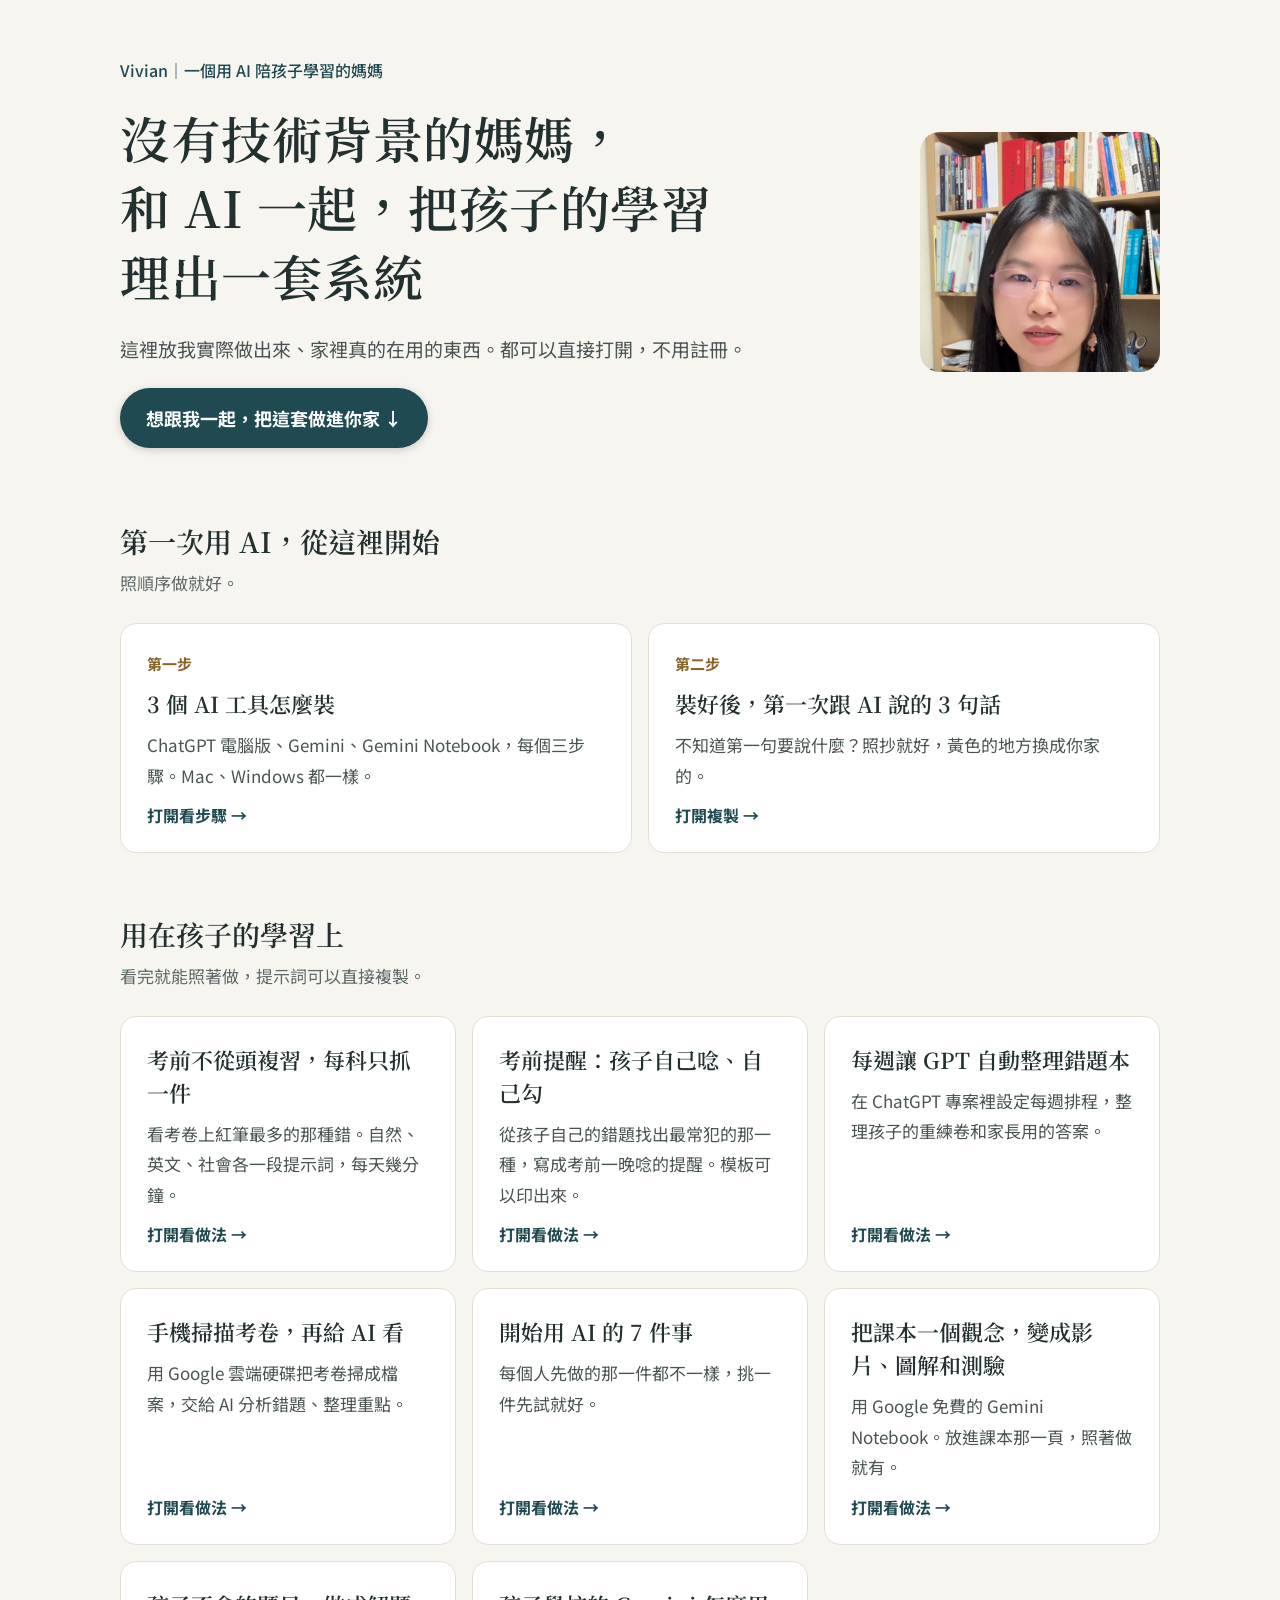
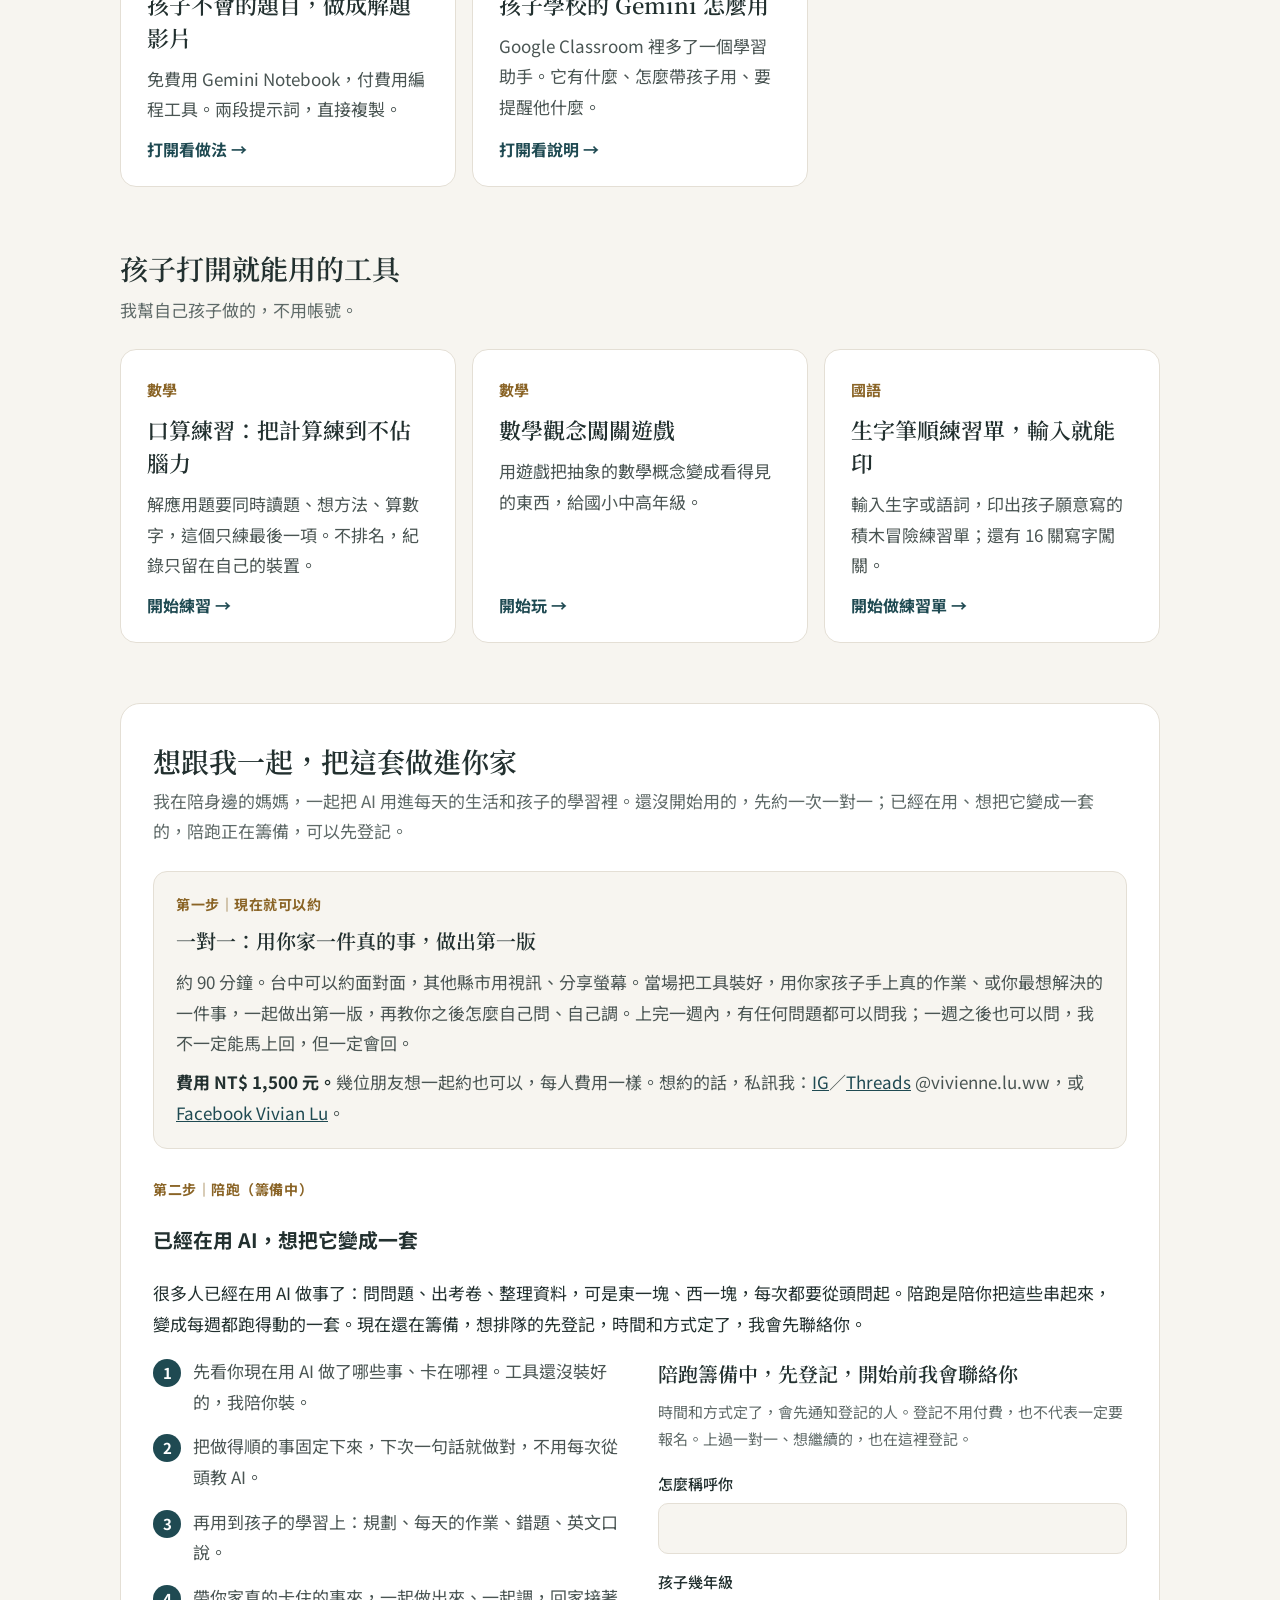
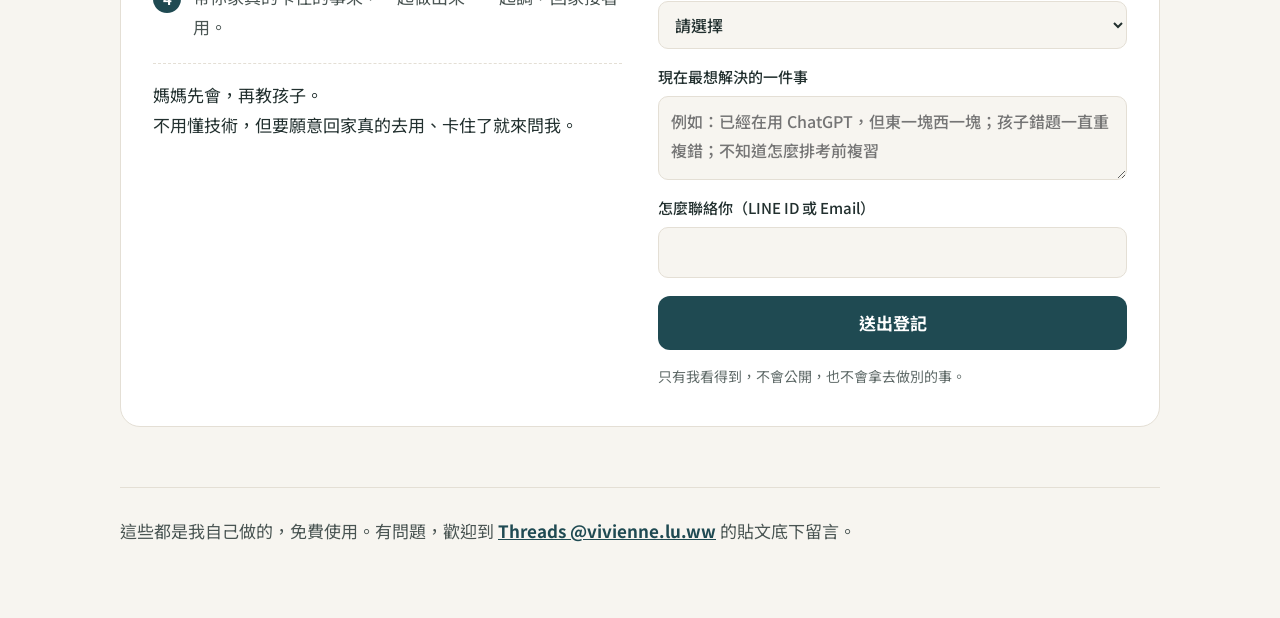
<file: index.html>
<!doctype html>
<html lang="zh-Hant">
<head>
<meta charset="utf-8">
<meta name="viewport" content="width=device-width,initial-scale=1">
<title>Vivian｜用 AI 陪孩子學習</title>
<meta name="description" content="沒有技術背景的媽媽，用 AI 陪孩子學習。家裡真的在用的方法和工具，都可以直接打開，不用註冊。">
<meta name="theme-color" content="#F7F5F0" media="(prefers-color-scheme: light)">
<meta name="theme-color" content="#171C1C" media="(prefers-color-scheme: dark)">
<link rel="icon" href="./favicon.svg" type="image/svg+xml">
<link rel="icon" href="./favicon-32.png" sizes="32x32" type="image/png">
<link rel="apple-touch-icon" href="./apple-touch-icon.png">
<link rel="manifest" href="./site.webmanifest">
<meta name="apple-mobile-web-app-title" content="Vivian">
<link rel="preconnect" href="https://fonts.googleapis.com">
<link rel="preconnect" href="https://fonts.gstatic.com" crossorigin>
<link rel="stylesheet" href="https://fonts.googleapis.com/css2?family=Noto+Sans+TC:wght@400;500;700&family=Noto+Serif+TC:wght@600&display=swap">
<style>
  :root{
    --paper:#F7F5F0; --card:#FFFFFF; --ink:#22302F; --ink-2:#4A5553; --muted:#5F6A68;
    --rule:#E4DFD5; --accent:#1F4A52; --gold:#8A6426;
    --sans:"Noto Sans TC","PingFang TC",system-ui,sans-serif;
    --serif:"Noto Serif TC","Songti TC",serif;
  }
  @media (prefers-color-scheme: dark){
    :root{ --paper:#171C1C; --card:#202626; --ink:#EEF0EC; --ink-2:#C9CFCB; --muted:#A6AFAB;
      --rule:#333B3A; --accent:#8FC3C9; --gold:#D9AE6C; }
  }
  *{box-sizing:border-box}
  html{-webkit-text-size-adjust:100%}
  body{margin:0;background:var(--paper);color:var(--ink);font-family:var(--sans);
    font-size:17px;line-height:1.8;-webkit-font-smoothing:antialiased}
  .wrap{max-width:1080px;margin:0 auto;padding:32px 20px 72px}

  /* 開頭 */
  .hero{display:flex;flex-wrap:wrap;align-items:center;gap:48px;padding:24px 0 72px}
  .hero-text{flex:999 1 420px;min-width:0}
  .nw{white-space:nowrap}
  .who{margin:0 0 18px;font-size:16px;font-weight:500;color:var(--accent)}
  h1{margin:0 0 22px;font-family:var(--serif);font-weight:600;font-size:clamp(32px,5vw,50px);
    line-height:1.38;letter-spacing:.01em;text-wrap:balance}
  .lede{margin:0;font-size:19px;color:var(--ink-2)}
  .photo{flex:1 1 240px;max-width:320px}
  .photo img{display:block;width:100%;height:auto;border-radius:20px}

  /* 區塊 */
  .section{padding-bottom:60px}
  h2{margin:0 0 6px;font-family:var(--serif);font-weight:600;font-size:28px;line-height:1.5}
  .sub{margin:0 0 24px;color:var(--muted)}
  .grid{display:grid;grid-template-columns:repeat(auto-fit,minmax(min(100%,290px),1fr));gap:16px}
  .grid.two{grid-template-columns:repeat(auto-fit,minmax(min(100%,320px),1fr))}

  /* 卡片 */
  .card{display:flex;flex-direction:column;gap:10px;padding:26px 26px 22px;background:var(--card);
    border:1px solid var(--rule);border-radius:16px;color:inherit;text-decoration:none;transition:border-color .2s}
  .card:hover{border-color:var(--accent)}
  .card:focus-visible{outline:3px solid var(--accent);outline-offset:3px}
  .label{font-size:15px;font-weight:700;color:var(--gold)}
  .t{font-family:var(--serif);font-weight:600;font-size:22px;line-height:1.5}
  .d{flex-grow:1;color:var(--ink-2)}
  .go{font-size:16px;font-weight:700;color:var(--accent)}
  .arr{display:inline-block;transition:transform .2s}
  .card:hover .arr{transform:translateX(4px)}


  /* 一起做（意向登記） */
  .jump{display:inline-block;margin-top:22px;padding:14px 26px;border-radius:999px;background:var(--accent);color:#fff;font-size:18px;font-weight:700;text-decoration:none;box-shadow:0 2px 8px rgba(0,0,0,.18)}
  .jump:hover{filter:brightness(.92)}
  @media (prefers-color-scheme:dark){.jump{color:#111}}
  .join{padding:36px 32px;background:var(--card);border:1px solid var(--rule);border-radius:20px;margin-bottom:60px}
  .join h2{margin-bottom:4px}
  .join-grid{display:grid;grid-template-columns:repeat(auto-fit,minmax(min(100%,340px),1fr));gap:36px;margin-top:8px}
  .steps{margin:0;padding:0;list-style:none;display:flex;flex-direction:column;gap:14px}
  .steps li{display:flex;gap:12px;color:var(--ink-2)}
  .steps b{flex:0 0 auto;width:28px;height:28px;border-radius:50%;background:var(--accent);color:var(--card);
    font-size:15px;line-height:28px;text-align:center;margin-top:3px}
  .note{margin:20px 0 0;padding-top:16px;border-top:1px dashed var(--rule);color:var(--ink)}
  form{display:flex;flex-direction:column;gap:14px}
  .form-title{margin:0;font-family:var(--serif);font-weight:600;font-size:20px}
  .form-sub{margin:-8px 0 4px;color:var(--muted);font-size:15px}
  label{display:flex;flex-direction:column;gap:6px;font-size:15px;font-weight:500}
  input,select,textarea{font:inherit;font-size:16px;color:var(--ink);background:var(--paper);border:1px solid var(--rule);
    border-radius:10px;padding:10px 12px;width:100%}
  textarea{min-height:84px;resize:vertical}
  input:focus,select:focus,textarea:focus{outline:2px solid var(--accent);outline-offset:1px;border-color:var(--accent)}
  .send{margin-top:4px;font:inherit;font-size:17px;font-weight:700;color:var(--card);background:var(--accent);border:0;
    border-radius:12px;padding:12px 18px;cursor:pointer}
  [hidden]{display:none !important}
  .thanks{align-self:center;color:var(--ink-2)}
  .thanks p{margin:0 0 8px}
  .privacy{margin:0;font-size:14px;color:var(--muted)}
  .tier{margin:20px 0 0;padding:20px 22px;background:var(--paper);border:1px solid var(--rule);border-radius:14px}
  .tier-label{margin:0 0 6px;font-size:14px;font-weight:700;color:var(--gold);letter-spacing:.04em}
  .tier h3{margin:0 0 8px;font-family:var(--serif);font-weight:600;font-size:20px;color:var(--ink)}
  .tier p{margin:0 0 8px;color:var(--ink-2)}
  .tier p:last-child{margin-bottom:0}
  .tier .tier-label{color:var(--gold);margin-bottom:6px}
  .tier .price{color:var(--ink);font-weight:700}
  .tier a{color:var(--accent)}
  .tier-next{margin:28px 0 0}
  @media (max-width:560px){ .join{padding:26px 20px} .tier{padding:18px 16px} }

  footer{padding-top:28px;border-top:1px solid var(--rule);color:var(--ink-2)}
  footer p{margin:0}
  footer a{color:var(--accent);font-weight:700}

  @media (max-width:560px){
    .hero{gap:32px;padding:12px 0 56px}
    .photo{order:-1;flex:0 0 112px;max-width:112px}
    .photo img{border-radius:16px}
    .section{padding-bottom:48px}
  }
  @media (prefers-reduced-motion: reduce){
    *,*::before,*::after{transition:none !important}
  }
</style>
</head>
<body>
<div class="wrap">

  <header class="hero">
    <div class="hero-text">
      <p class="who">Vivian｜一個用 AI 陪孩子學習的媽媽</p>
      <h1>沒有技術背景的媽媽，<br>和 AI 一起，<span class="nw">把孩子的學習</span><span class="nw">理出一套系統</span></h1>
      <p class="lede">這裡放我實際做出來、家裡真的在用的東西。都可以直接打開，不用註冊。</p>
      <a class="jump" href="#join">想跟我一起，把這套做進你家 ↓</a>
    </div>
    <div class="photo"><img src="./portrait.jpg" alt="Vivian 在家裡書櫃前的照片" width="640" height="640"></div>
  </header>

  <main>
  <section class="section">
    <h2>第一次用 AI，從這裡開始</h2>
    <p class="sub">照順序做就好。</p>
    <div class="grid two">
      <a class="card" href="./ai-setup/">
        <span class="label">第一步</span>
        <span class="t">3 個 AI 工具怎麼裝</span>
        <span class="d">ChatGPT 電腦版、Gemini、Gemini Notebook，每個三步驟。Mac、Windows 都一樣。</span>
        <span class="go">打開看步驟 <span class="arr">→</span></span>
      </a>
      <a class="card" href="./first-words/">
        <span class="label">第二步</span>
        <span class="t">裝好後，第一次跟 AI 說的 3 句話</span>
        <span class="d">不知道第一句要說什麼？照抄就好，黃色的地方換成你家的。</span>
        <span class="go">打開複製 <span class="arr">→</span></span>
      </a>
    </div>
  </section>

  <section class="section">
    <h2>用在孩子的學習上</h2>
    <p class="sub">看完就能照著做，提示詞可以直接複製。</p>
    <div class="grid">
      <a class="card" href="./midterm/">
        <span class="t">考前不從頭複習，每科只抓一件</span>
        <span class="d">看考卷上紅筆最多的那種錯。自然、英文、社會各一段提示詞，每天幾分鐘。</span>
        <span class="go">打開看做法 <span class="arr">→</span></span>
      </a>
      <a class="card" href="./exam-reminder/">
        <span class="t">考前提醒：孩子自己唸、自己勾</span>
        <span class="d">從孩子自己的錯題找出最常犯的那一種，寫成考前一晚唸的提醒。模板可以印出來。</span>
        <span class="go">打開看做法 <span class="arr">→</span></span>
      </a>
      <a class="card" href="./mistake-book/">
        <span class="t">每週讓 GPT 自動整理錯題本</span>
        <span class="d">在 ChatGPT 專案裡設定每週排程，整理孩子的重練卷和家長用的答案。</span>
        <span class="go">打開看做法 <span class="arr">→</span></span>
      </a>
      <a class="card" href="./scan/">
        <span class="t">手機掃描考卷，再給 AI 看</span>
        <span class="d">用 Google 雲端硬碟把考卷掃成檔案，交給 AI 分析錯題、整理重點。</span>
        <span class="go">打開看做法 <span class="arr">→</span></span>
      </a>
      <a class="card" href="./seven-things/">
        <span class="t">開始用 AI 的 7 件事</span>
        <span class="d">每個人先做的那一件都不一樣，挑一件先試就好。</span>
        <span class="go">打開看做法 <span class="arr">→</span></span>
      </a>
      <a class="card" href="./science-video/">
        <span class="t">把課本一個觀念，變成影片、圖解和測驗</span>
        <span class="d">用 Google 免費的 Gemini Notebook。放進課本那一頁，照著做就有。</span>
        <span class="go">打開看做法 <span class="arr">→</span></span>
      </a>
      <a class="card" href="./math-video/">
        <span class="t">孩子不會的題目，做成解題影片</span>
        <span class="d">免費用 Gemini Notebook，付費用編程工具。兩段提示詞，直接複製。</span>
        <span class="go">打開看做法 <span class="arr">→</span></span>
      </a>
      <a class="card" href="./classroom/">
        <span class="t">孩子學校的 Gemini 怎麼用</span>
        <span class="d">Google Classroom 裡多了一個學習助手。它有什麼、怎麼帶孩子用、要提醒他什麼。</span>
        <span class="go">打開看說明 <span class="arr">→</span></span>
      </a>
    </div>
  </section>

  <section class="section">
    <h2>孩子打開就能用的工具</h2>
    <p class="sub">我幫自己孩子做的，不用帳號。</p>
    <div class="grid">
      <a class="card" href="https://viviennelu712.github.io/math-power-timer/">
        <span class="label">數學</span>
        <span class="t">口算練習：把計算練到不佔腦力</span>
        <span class="d">解應用題要同時讀題、想方法、算數字，這個只練最後一項。不排名，紀錄只留在自己的裝置。</span>
        <span class="go">開始練習 <span class="arr">→</span></span>
      </a>
      <a class="card" href="https://viviennelu712.github.io/math-concept-game/">
        <span class="label">數學</span>
        <span class="t">數學觀念闖關遊戲</span>
        <span class="d">用遊戲把抽象的數學概念變成看得見的東西，給國小中高年級。</span>
        <span class="go">開始玩 <span class="arr">→</span></span>
      </a>
      <a class="card" href="./hanzi/">
        <span class="label">國語</span>
        <span class="t">生字筆順練習單，輸入就能印</span>
        <span class="d">輸入生字或語詞，印出孩子願意寫的積木冒險練習單；還有 16 關寫字闖關。</span>
        <span class="go">開始做練習單 <span class="arr">→</span></span>
      </a>
    </div>
  </section>

  <section class="join" id="join">
    <h2>想跟我一起，把這套做進你家</h2>
    <p class="sub">我在陪身邊的媽媽，一起把 AI 用進每天的生活和孩子的學習裡。還沒開始用的，先約一次一對一；已經在用、想把它變成一套的，陪跑正在籌備，可以先登記。</p>

    <div class="tier">
      <p class="tier-label">第一步｜現在就可以約</p>
      <h3>一對一：用你家一件真的事，做出第一版</h3>
      <p>約 90 分鐘。台中可以約面對面，其他縣市用視訊、分享螢幕。當場把工具裝好，用你家孩子手上真的作業、或你最想解決的一件事，一起做出第一版，再教你之後怎麼自己問、自己調。上完一週內，有任何問題都可以問我；一週之後也可以問，我不一定能馬上回，但一定會回。</p>
      <p><span class="price">費用 NT$ 1,500 元。</span>幾位朋友想一起約也可以，每人費用一樣。想約的話，私訊我：<a href="https://www.instagram.com/vivienne.lu.ww/">IG</a>／<a href="https://www.threads.com/@vivienne.lu.ww">Threads</a> @vivienne.lu.ww，或 <a href="https://www.facebook.com/vivian.lu.712161/">Facebook Vivian Lu</a>。</p>
    </div>

    <p class="tier-label tier-next">第二步｜陪跑（籌備中）</p>
    <h3>已經在用 AI，想把它變成一套</h3>
    <p>很多人已經在用 AI 做事了：問問題、出考卷、整理資料，可是東一塊、西一塊，每次都要從頭問起。陪跑是陪你把這些串起來，變成每週都跑得動的一套。現在還在籌備，想排隊的先登記，時間和方式定了，我會先聯絡你。</p>
    <div class="join-grid">
      <div>
        <ul class="steps">
          <li><b>1</b><span>先看你現在用 AI 做了哪些事、卡在哪裡。工具還沒裝好的，我陪你裝。</span></li>
          <li><b>2</b><span>把做得順的事固定下來，下次一句話就做對，不用每次從頭教 AI。</span></li>
          <li><b>3</b><span>再用到孩子的學習上：規劃、每天的作業、錯題、英文口說。</span></li>
          <li><b>4</b><span>帶你家真的卡住的事來，一起做出來、一起調，回家接著用。</span></li>
        </ul>
        <p class="note">媽媽先會，再教孩子。<br>不用懂技術，但要願意回家真的去用、卡住了就來問我。</p>
      </div>
      <form id="join-form" action="https://docs.google.com/forms/d/e/1FAIpQLSfdzFmlDDN9oFYdYyEQEvwoWeKDcseDEnGnZbMCOn2z1PBENw/formResponse" method="POST" target="join-sink">
        <p class="form-title">陪跑籌備中，先登記，開始前我會聯絡你</p>
        <p class="form-sub">時間和方式定了，會先通知登記的人。登記不用付費，也不代表一定要報名。上過一對一、想繼續的，也在這裡登記。</p>
        <label>怎麼稱呼你<input name="entry.593853041" autocomplete="name" required></label>
        <label>孩子幾年級
          <select name="entry.1335480114" required>
            <option value="">請選擇</option>
            <option>幼兒園</option><option>國小低年級</option><option>國小中年級</option><option>國小高年級</option><option>國中</option><option>高中</option><option>還沒有孩子／其他</option>
          </select>
        </label>
        <label>現在最想解決的一件事<textarea name="entry.1072527500" placeholder="例如：已經在用 ChatGPT，但東一塊西一塊；孩子錯題一直重複錯；不知道怎麼排考前複習" required></textarea></label>
        <label>怎麼聯絡你（LINE ID 或 Email）<input name="entry.175894662" required></label>
        <button class="send" type="submit">送出登記</button>
        <p class="privacy">只有我看得到，不會公開，也不會拿去做別的事。</p>
      </form>
      <div class="thanks" id="join-thanks" hidden>
        <p class="form-title">收到了，謝謝你。</p>
        <p>下一期的時間和方式定了，我會先聯絡你。這段時間，上面的做法和工具都可以先拿去用。</p>
      </div>
      <iframe name="join-sink" title="登記送出" hidden></iframe>
    </div>
  </section>
  </main>

  <footer>
    <p>這些都是我自己做的，免費使用。有問題，歡迎到 <a href="https://www.threads.com/@vivienne.lu.ww">Threads @vivienne.lu.ww</a> 的貼文底下留言。</p>
  </footer>

</div>
<script>
  // 登記表單：送到 Google 表單（資料只進 Vivian 的帳號），送出後換成感謝訊息
  document.getElementById("join-form").addEventListener("submit", function () {
    var form = this;
    setTimeout(function () { form.hidden = true; document.getElementById("join-thanks").hidden = false; }, 600);
  });
</script>
</body>
</html>
</file>
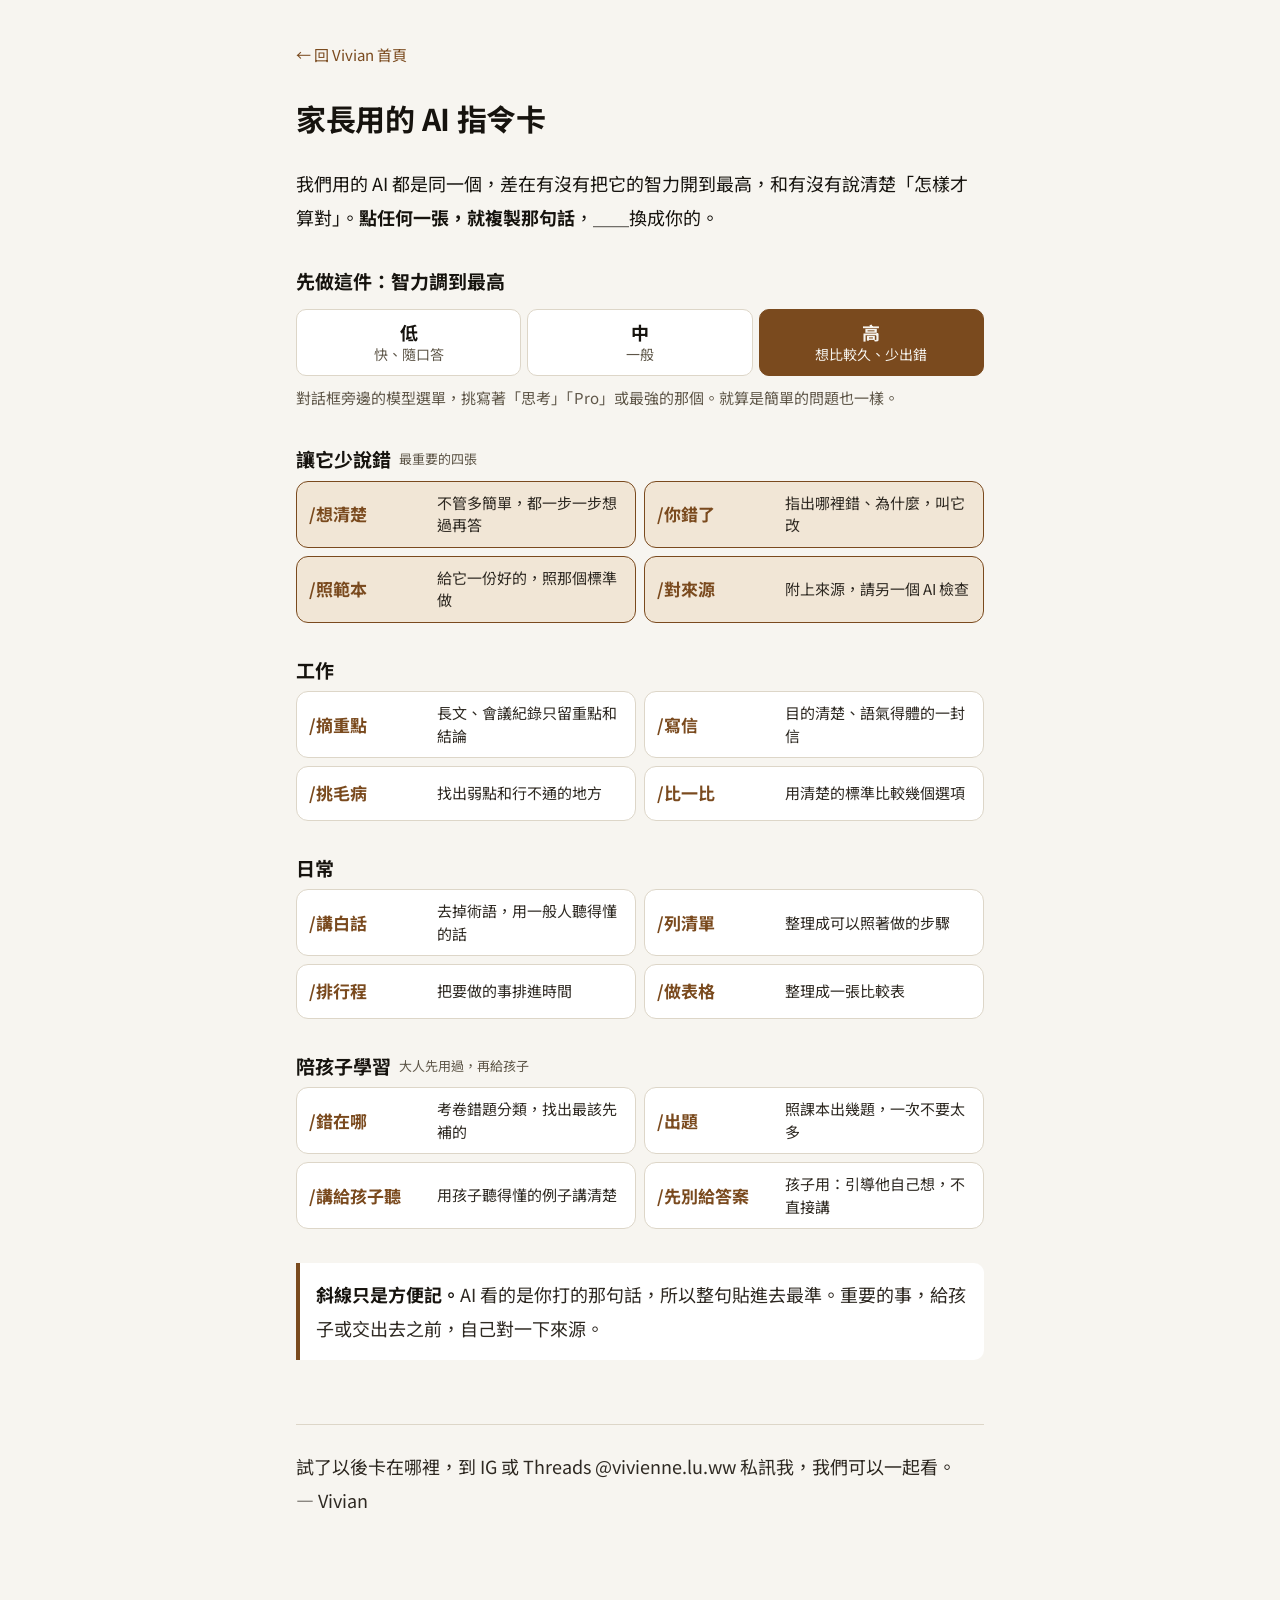
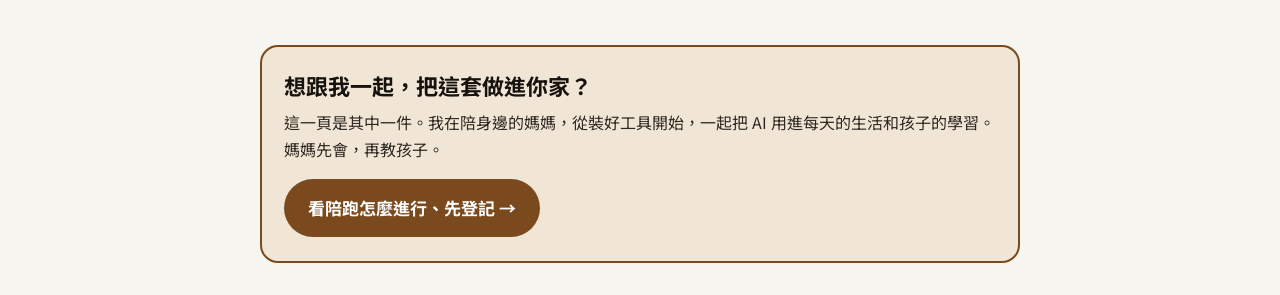
<file: ai-check/index.html>
<!doctype html>
<html lang="zh-Hant">
<head>
<meta charset="utf-8">
<meta name="viewport" content="width=device-width,initial-scale=1">
<title>家長用的 AI 指令卡｜讓它不要一本正經說瞎話</title>
<meta name="description" content="先把智力調到最高，再用一句話指令讓它照你要的做。工作、日常、陪孩子學習都用得上。點一下就複製。">
<meta property="og:type" content="website">
<meta property="og:url" content="https://viviennelu712.github.io/ai-check/">
<meta property="og:title" content="家長用的 AI 指令卡｜讓它不要一本正經說瞎話">
<meta property="og:description" content="先把智力調到最高，再用一句話指令讓它照你要的做。工作、日常、陪孩子學習都用得上。點一下就複製。">
<meta property="og:image" content="https://viviennelu712.github.io/ai-check/og.png">
<meta name="twitter:card" content="summary_large_image">
<link rel="icon" href="../favicon.svg" type="image/svg+xml">
<link rel="icon" href="../favicon-32.png" sizes="32x32" type="image/png">
<link rel="apple-touch-icon" href="../apple-touch-icon.png">
<link rel="manifest" href="../site.webmanifest">
<link rel="preconnect" href="https://fonts.googleapis.com">
<link rel="preconnect" href="https://fonts.gstatic.com" crossorigin>
<link rel="stylesheet" href="https://fonts.googleapis.com/css2?family=Noto+Sans+TC:wght@400;500;700&display=swap">
<style>
  :root{
    --paper:#F7F5F0; --surface:#FFFFFF; --ink:#16130E; --ink-2:#2E2922;
    --muted:#5E5648; --rule:#DDD6C8; --accent:#7A4A1E; --accent-soft:#F1E6D6;
    --blank:#FFF3C4; --blank-ink:#5A4300;
  }
  @media (prefers-color-scheme: dark){
    :root{ --paper:#14120E; --surface:#1E1B15; --ink:#F4EFE6; --ink-2:#E2DACB;
      --muted:#B3A995; --rule:#3A342A; --accent:#E2AE6E; --accent-soft:#2C251B;
      --blank:#4A3B10; --blank-ink:#FFE7A0; }
  }
  *{box-sizing:border-box}
  body{margin:0;background:var(--paper);color:var(--ink);
    font-family:"Noto Sans TC","PingFang TC",system-ui,sans-serif;
    font-weight:400;font-size:18px;line-height:1.9;-webkit-font-smoothing:antialiased}
  .wrap{max-width:620px;margin:0 auto;padding:36px 16px 88px}
  .back{display:inline-block;font-size:15px;color:var(--accent);text-decoration:none;margin-bottom:28px}

  h1{font-size:30px;font-weight:700;line-height:1.35;margin:0 0 28px;letter-spacing:-.01em}
  p{margin:0 0 14px}

  .part{margin-top:56px}
  .part-label{display:flex;align-items:center;gap:10px;font-size:15px;font-weight:700;
    color:var(--accent);letter-spacing:.06em;margin-bottom:10px}
  .part-label .n{display:inline-grid;place-items:center;width:28px;height:28px;border-radius:50%;
    background:var(--accent);color:var(--paper);font-size:15px;letter-spacing:0}
  h2{font-size:24px;font-weight:700;line-height:1.4;margin:0 0 16px}

  .story p{color:var(--ink-2)}
  .big{font-size:21px;font-weight:700;color:var(--ink);line-height:1.6;margin:0 0 18px}

  .steps{list-style:none;margin:0;padding:0;counter-reset:s}
  .steps li{position:relative;padding-left:40px;margin-bottom:16px;color:var(--ink-2)}
  .steps li::before{counter-increment:s;content:counter(s);position:absolute;left:0;top:3px;
    width:26px;height:26px;border-radius:50%;border:2px solid var(--accent);color:var(--accent);
    font-size:14px;font-weight:700;display:grid;place-items:center;line-height:1}
  .steps b{color:var(--ink)}

  /* NotebookLM 畫面示意 */
  .nlm{display:grid;grid-template-columns:1fr 1.5fr 1fr;gap:6px;margin:18px 0 10px;
    border:1px solid var(--rule);border-radius:12px;padding:6px;background:var(--surface)}
  .nlm div{border-radius:8px;padding:12px 8px;text-align:center;font-size:14px;line-height:1.5;
    background:var(--paper);color:var(--muted)}
  .nlm div b{display:block;font-size:16px;color:var(--ink);margin-bottom:4px}
  .nlm .mid{background:var(--accent-soft);color:var(--ink-2);outline:2px solid var(--accent)}
  .nlm-cap{font-size:15px;color:var(--muted);margin:0 0 6px}

  .subject{background:var(--surface);border:1px solid var(--rule);border-radius:16px;
    padding:24px 20px;margin-top:22px}
  .subject h3{font-size:23px;font-weight:700;margin:0 0 2px}
  .where{font-size:15px;color:var(--muted);margin:0 0 16px}
  .fit{font-size:17px;color:var(--ink-2);margin:0 0 14px}
  .fit b{color:var(--ink)}
  .or{font-size:15px;font-weight:700;color:var(--accent);margin:22px 0 8px}

  .prompt{background:var(--accent-soft);border-radius:12px;padding:16px 16px 14px;margin:6px 0 0;
    font-size:17px;line-height:1.85;color:var(--ink)}
  .prompt .blank{background:var(--blank);color:var(--blank-ink);border-radius:4px;padding:1px 5px;font-weight:500}
  .copy{display:block;width:100%;margin-top:12px;font:inherit;font-size:16px;font-weight:700;
    color:var(--paper);background:var(--accent);border:0;border-radius:10px;padding:10px 14px;cursor:pointer}
  .copy:focus-visible{outline:3px solid var(--ink);outline-offset:2px}

  .use{margin:18px 0 0;padding:0;list-style:none}
  .use li{position:relative;padding-left:22px;margin-bottom:6px;color:var(--ink-2);font-size:17px}
  .use li::before{content:"";position:absolute;left:4px;top:.75em;width:8px;height:8px;border-radius:50%;background:var(--accent)}
  .use-title{font-size:15px;font-weight:700;color:var(--ink);margin:18px 0 6px}

  .tip{border-left:4px solid var(--accent);background:var(--surface);border-radius:0 10px 10px 0;
    padding:14px 16px;margin-top:22px;color:var(--ink-2)}
  .tip b{color:var(--ink)}

  footer{margin-top:64px;padding-top:24px;border-top:1px solid var(--rule);color:var(--ink-2)}

  .wrap{max-width:720px}
  .meter{display:grid;grid-template-columns:repeat(3,1fr);gap:6px;margin:14px 0 8px}
  .meter div{border-radius:10px;padding:10px 6px;text-align:center;font-size:14px;line-height:1.4;background:var(--surface);border:1px solid var(--rule);color:var(--muted)}
  .meter div b{display:block;font-size:18px;color:var(--ink)}
  .meter .on{background:var(--accent);border-color:var(--accent);color:var(--paper)}
  .meter .on b{color:var(--paper)}
  .grp{margin-top:34px}
  .grp h2{font-size:19px;margin:0 0 8px;display:flex;align-items:center;gap:8px}
  .grp h2 small{font-size:13px;font-weight:400;color:var(--muted)}
  .grid{display:grid;grid-template-columns:1fr 1fr;gap:8px}
  @media (max-width:560px){.grid{grid-template-columns:1fr}}
  .row{display:grid;grid-template-columns:118px 1fr;align-items:center;gap:10px;text-align:left;font:inherit;
    background:var(--surface);border:1px solid var(--rule);border-radius:12px;padding:10px 12px;cursor:pointer;color:var(--ink)}
  .row:hover{border-color:var(--accent)}
  .row:focus-visible{outline:3px solid var(--accent);outline-offset:2px}
  .row .c{font-weight:700;font-size:17px;color:var(--accent);white-space:nowrap}
  .row .d{font-size:15px;line-height:1.5;color:var(--ink-2)}
  .core .row{background:var(--accent-soft);border-color:var(--accent)}
  .toast{position:fixed;left:50%;bottom:24px;transform:translateX(-50%);background:var(--ink);color:var(--paper);
    padding:8px 16px;border-radius:999px;font-size:15px;opacity:0;transition:opacity .2s;pointer-events:none}
  .toast.on{opacity:1}
</style>
</head>
<body>
<div class="wrap">
  <a class="back" href="../">← 回 Vivian 首頁</a>
  <h1>家長用的 AI 指令卡</h1>
  <p>我們用的 AI 都是同一個，差在有沒有把它的智力開到最高，和有沒有說清楚「怎樣才算對」。<b>點任何一張，就複製那句話</b>，＿＿換成你的。</p>

  <section class="grp">
    <h2>先做這件：智力調到最高</h2>
    <div class="meter"><div><b>低</b>快、隨口答</div><div><b>中</b>一般</div><div class="on"><b>高</b>想比較久、少出錯</div></div>
    <p class="nlm-cap">對話框旁邊的模型選單，挑寫著「思考」「Pro」或最強的那個。就算是簡單的問題也一樣。</p>
  </section>

<section class="grp core"><h2>讓它少說錯<small>最重要的四張</small></h2><div class="grid"><button class="row" data-copy="請一步一步想清楚再回答。不確定的地方直接說「我不確定」，不要自己補。"><span class="c">/想清楚</span><span class="d">不管多簡單，都一步一步想過再答</span></button><button class="row" data-copy="你剛剛＿＿說錯了，因為＿＿。請改正後重寫，並告訴我你改了哪裡。"><span class="c">/你錯了</span><span class="d">指出哪裡錯、為什麼，叫它改</span></button><button class="row" data-copy="下面是我覺得好的範本，請照它的嚴謹度和格式來做，範本裡沒有根據的不要加：＿＿"><span class="c">/照範本</span><span class="d">給它一份好的，照那個標準做</span></button><button class="row" data-copy="請只根據我給的來源檢查這份回答：哪句有來源支持、哪句找不到、哪句跟來源矛盾。來源：＿＿（課本照片／網址／原文）"><span class="c">/對來源</span><span class="d">附上來源，請另一個 AI 檢查</span></button></div></section>
<section class="grp"><h2>工作<small></small></h2><div class="grid"><button class="row" data-copy="幫我把下面這份只留重點和結論，最多五點：＿＿"><span class="c">/摘重點</span><span class="d">長文、會議紀錄只留重點和結論</span></button><button class="row" data-copy="幫我寫一封信給＿＿，目的是＿＿，語氣＿＿，不要超過一百五十字。"><span class="c">/寫信</span><span class="d">目的清楚、語氣得體的一封信</span></button><button class="row" data-copy="請你挑我這個想法的毛病：哪裡行不通、我沒想到什麼。不要先誇我。＿＿"><span class="c">/挑毛病</span><span class="d">找出弱點和行不通的地方</span></button><button class="row" data-copy="幫我比較＿＿和＿＿，用表格列出：費用、時間、優點、缺點，最後說你會選哪個、為什麼。"><span class="c">/比一比</span><span class="d">用清楚的標準比較幾個選項</span></button></div></section>
<section class="grp"><h2>日常<small></small></h2><div class="grid"><button class="row" data-copy="請用一般人聽得懂的話解釋，不要用術語：＿＿"><span class="c">/講白話</span><span class="d">去掉術語，用一般人聽得懂的話</span></button><button class="row" data-copy="把這件事整理成可以照著做的清單，一步一行：＿＿"><span class="c">/列清單</span><span class="d">整理成可以照著做的步驟</span></button><button class="row" data-copy="我這週要做這些事＿＿，能用的時間是＿＿，幫我排進去，留一點空檔。"><span class="c">/排行程</span><span class="d">把要做的事排進時間</span></button><button class="row" data-copy="把下面的內容整理成一張表格：＿＿"><span class="c">/做表格</span><span class="d">整理成一張比較表</span></button></div></section>
<section class="grp"><h2>陪孩子學習<small>大人先用過，再給孩子</small></h2><div class="grid"><button class="row" data-copy="這是孩子的考卷，打叉的是錯題。請分成：觀念沒懂、題目看錯、會但寫錯，各列題號，再說最該先補哪一類。"><span class="c">/錯在哪</span><span class="d">考卷錯題分類，找出最該先補的</span></button><button class="row" data-copy="孩子＿＿年級，這週學＿＿。請只根據我給的課本出 5 題，附答案和一句為什麼。"><span class="c">/出題</span><span class="d">照課本出幾題，一次不要太多</span></button><button class="row" data-copy="請用＿＿年級孩子聽得懂的例子，解釋＿＿，三句以內。"><span class="c">/講給孩子聽</span><span class="d">用孩子聽得懂的例子講清楚</span></button><button class="row" data-copy="我是＿＿年級的學生，這題我不會：＿＿。先不要告訴我答案，問我一個問題讓我自己想下一步。"><span class="c">/先別給答案</span><span class="d">孩子用：引導他自己想，不直接講</span></button></div></section>

  <section class="grp">
    <div class="tip"><b>斜線只是方便記。</b>AI 看的是你打的那句話，所以整句貼進去最準。重要的事，給孩子或交出去之前，自己對一下來源。</div>
  </section>

  <footer>
    試了以後卡在哪裡，到 IG 或 Threads @vivienne.lu.ww 私訊我，我們可以一起看。<br>— Vivian
  </footer>
</div>
<div class="toast" id="toast">已複製，去貼上吧</div>
<script>
  var t=document.getElementById('toast');
  function show(){t.classList.add('on');setTimeout(function(){t.classList.remove('on')},1600)}
  function fb(s){var a=document.createElement('textarea');a.value=s;document.body.appendChild(a);a.select();try{document.execCommand('copy')}catch(e){}a.remove()}
  document.querySelectorAll('.row').forEach(function(b){b.addEventListener('click',function(){
    var s=b.dataset.copy; if(navigator.clipboard){navigator.clipboard.writeText(s).then(show,function(){fb(s);show()})}else{fb(s);show()}
  })});
</script>
<!-- 陪跑入口（每個單頁都有） -->
<style>
.vjoin{max-width:760px;margin:40px auto 32px;padding:24px 22px;border-radius:18px;border:2px solid var(--accent,#7A4A1E);background:var(--accent-soft,#F1E6D6);color:var(--ink,#16130E);font-family:inherit;box-sizing:border-box;width:calc(100% - 32px)}
.vjoin h2{margin:0 0 8px;font-size:22px;line-height:1.35}
.vjoin p{margin:0 0 16px;font-size:16px;line-height:1.7;color:var(--ink-2,#2E2922)}
.vjoin a{display:inline-block;padding:13px 24px;border-radius:999px;background:var(--accent,#7A4A1E);color:#fff;font-size:17px;font-weight:700;text-decoration:none}
.vjoin a:hover{filter:brightness(.92)}
@media (prefers-color-scheme:dark){.vjoin a{color:#111}}
@media print{.vjoin{display:none}}
</style>
<section class="vjoin" aria-label="陪跑">
  <h2>想跟我一起，把這套做進你家？</h2>
  <p>這一頁是其中一件。我在陪身邊的媽媽，從裝好工具開始，一起把 AI 用進每天的生活和孩子的學習。媽媽先會，再教孩子。</p>
  <a href="https://viviennelu712.github.io/#join">看陪跑怎麼進行、先登記 →</a>
</section>
</body>
</html>
</file>
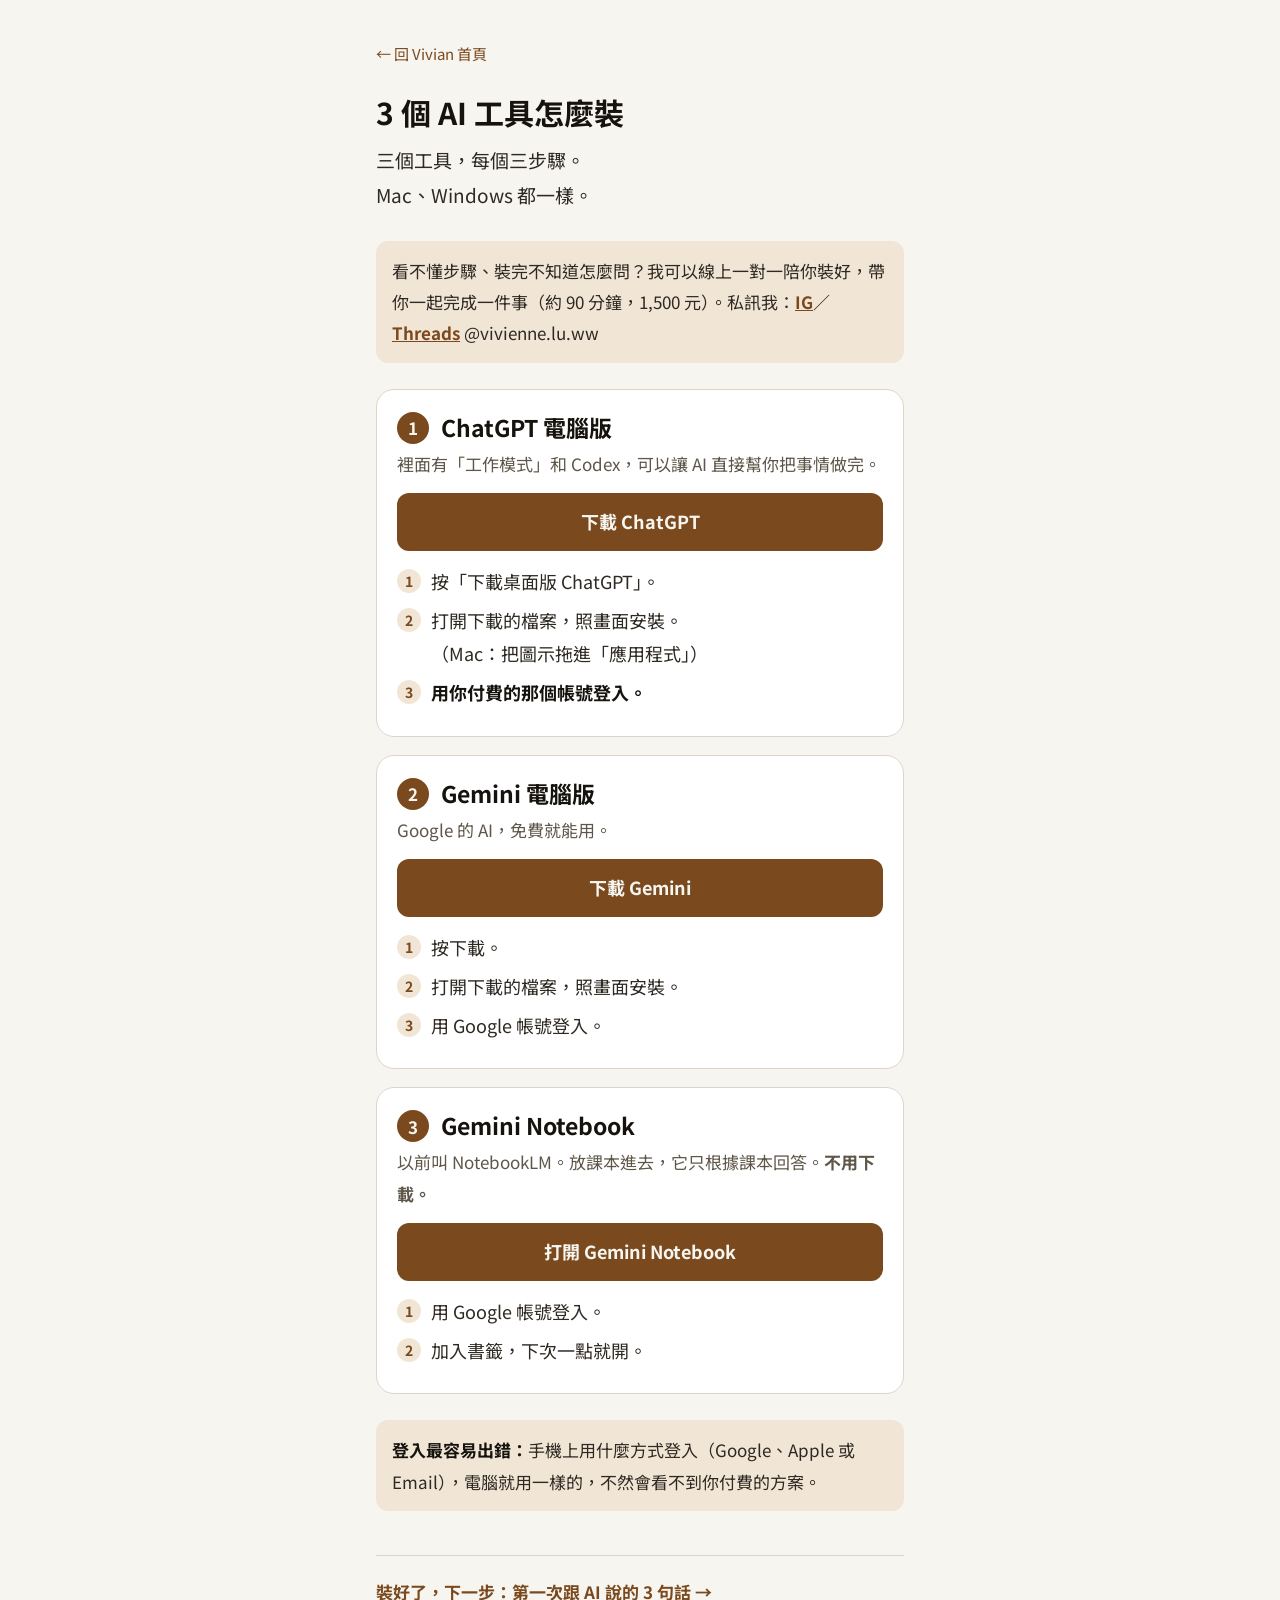
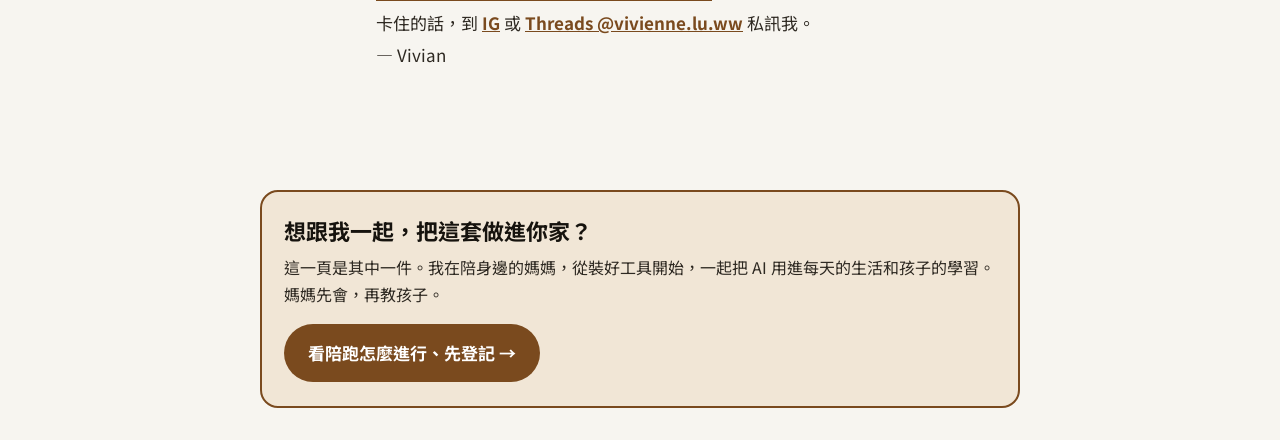
<file: ai-setup/index.html>
<!doctype html>
<html lang="zh-Hant">
<head>
<meta charset="utf-8">
<meta name="viewport" content="width=device-width,initial-scale=1">
<title>3 個 AI 工具怎麼裝</title>
<meta name="description" content="三個 AI 工具，每個三步驟裝好：ChatGPT 電腦版、Gemini 電腦版、Gemini Notebook。">
<link rel="icon" href="../favicon.svg" type="image/svg+xml">
<link rel="icon" href="../favicon-32.png" sizes="32x32" type="image/png">
<link rel="apple-touch-icon" href="../apple-touch-icon.png">
<link rel="manifest" href="../site.webmanifest">
<link rel="preconnect" href="https://fonts.googleapis.com">
<link rel="preconnect" href="https://fonts.gstatic.com" crossorigin>
<link rel="stylesheet" href="https://fonts.googleapis.com/css2?family=Noto+Sans+TC:wght@400;500;700&display=swap">
<style>
  :root{
    --paper:#F7F5F0; --surface:#FFFFFF; --ink:#16130E; --ink-2:#2E2922;
    --muted:#5E5648; --rule:#DDD6C8; --accent:#7A4A1E; --accent-soft:#F1E6D6;
  }
  @media (prefers-color-scheme: dark){
    :root{ --paper:#14120E; --surface:#1E1B15; --ink:#F4EFE6; --ink-2:#E2DACB;
      --muted:#B3A995; --rule:#3A342A; --accent:#E2AE6E; --accent-soft:#2C251B; }
  }
  *{box-sizing:border-box}
  body{margin:0;background:var(--paper);color:var(--ink);
    font-family:"Noto Sans TC","PingFang TC",system-ui,sans-serif;
    font-weight:400;font-size:18px;line-height:1.85;-webkit-font-smoothing:antialiased}
  .wrap{max-width:560px;margin:0 auto;padding:36px 16px 80px}
  .back{display:inline-block;font-size:15px;color:var(--accent);text-decoration:none;margin-bottom:24px}

  h1{font-size:30px;font-weight:700;line-height:1.35;margin:0 0 10px}
  .lede{font-size:19px;color:var(--ink-2);margin:0 0 28px}

  .tool{background:var(--surface);border:1px solid var(--rule);border-radius:18px;padding:22px 20px 20px;margin-bottom:18px}
  .head{display:flex;align-items:center;gap:12px;margin-bottom:4px}
  .num{flex:0 0 auto;display:inline-grid;place-items:center;width:32px;height:32px;border-radius:50%;
    background:var(--accent);color:var(--paper);font-size:17px;font-weight:700}
  .tool h2{font-size:23px;font-weight:700;margin:0;line-height:1.3}
  .what{color:var(--muted);font-size:17px;margin:0 0 14px}

  .dl{display:block;text-align:center;text-decoration:none;font-size:18px;font-weight:700;
    color:var(--paper);background:var(--accent);border-radius:12px;padding:12px 14px;margin-bottom:14px}
  .dl:focus-visible{outline:3px solid var(--ink);outline-offset:2px}

  .steps{list-style:none;margin:0;padding:0;counter-reset:s}
  .steps li{position:relative;padding-left:34px;margin-bottom:6px;color:var(--ink-2)}
  .steps li::before{counter-increment:s;content:counter(s);position:absolute;left:0;top:4px;
    width:24px;height:24px;border-radius:50%;background:var(--accent-soft);color:var(--accent);
    font-size:14px;font-weight:700;display:grid;place-items:center;line-height:1}
  .steps b{color:var(--ink)}

  .note{background:var(--accent-soft);border-radius:12px;padding:14px 16px;margin-top:26px;color:var(--ink-2);font-size:17px}
  .note b{color:var(--ink)}

  footer{margin-top:44px;padding-top:20px;border-top:1px solid var(--rule);color:var(--ink-2);font-size:17px}
  footer a{color:var(--accent);font-weight:700}
</style>
</head>
<body>
<div class="wrap">

  <a class="back" href="../">← 回 Vivian 首頁</a>

  <h1>3 個 AI 工具怎麼裝</h1>
  <p class="lede">三個工具，每個三步驟。<br>Mac、Windows 都一樣。</p>
  <p class="note" style="margin:0 0 26px">看不懂步驟、裝完不知道怎麼問？我可以線上一對一陪你裝好，帶你一起完成一件事（約 90 分鐘，1,500 元）。私訊我：<a href="https://www.instagram.com/vivienne.lu.ww/" style="color:var(--accent);font-weight:700">IG</a>／<a href="https://www.threads.com/@vivienne.lu.ww" style="color:var(--accent);font-weight:700">Threads</a> @vivienne.lu.ww</p>

  <section class="tool">
    <div class="head"><span class="num">1</span><h2>ChatGPT 電腦版</h2></div>
    <p class="what">裡面有「工作模式」和 Codex，可以讓 AI 直接幫你把事情做完。</p>
    <a class="dl" href="https://chatgpt.com/download" target="_blank" rel="noopener">下載 ChatGPT</a>
    <ol class="steps">
      <li>按「下載桌面版 ChatGPT」。</li>
      <li>打開下載的檔案，照畫面安裝。<br>（Mac：把圖示拖進「應用程式」）</li>
      <li><b>用你付費的那個帳號登入。</b></li>
    </ol>
  </section>

  <section class="tool">
    <div class="head"><span class="num">2</span><h2>Gemini 電腦版</h2></div>
    <p class="what">Google 的 AI，免費就能用。</p>
    <a class="dl" href="https://gemini.google/desktop/" target="_blank" rel="noopener">下載 Gemini</a>
    <ol class="steps">
      <li>按下載。</li>
      <li>打開下載的檔案，照畫面安裝。</li>
      <li>用 Google 帳號登入。</li>
    </ol>
  </section>

  <section class="tool">
    <div class="head"><span class="num">3</span><h2>Gemini Notebook</h2></div>
    <p class="what">以前叫 NotebookLM。放課本進去，它只根據課本回答。<b>不用下載。</b></p>
    <a class="dl" href="https://notebook.google.com" target="_blank" rel="noopener">打開 Gemini Notebook</a>
    <ol class="steps">
      <li>用 Google 帳號登入。</li>
      <li>加入書籤，下次一點就開。</li>
    </ol>
  </section>

  <div class="note"><b>登入最容易出錯：</b>手機上用什麼方式登入（Google、Apple 或 Email），電腦就用一樣的，不然會看不到你付費的方案。</div>

  <footer>
    <a href="../first-words/">裝好了，下一步：第一次跟 AI 說的 3 句話 →</a><br>
    卡住的話，到 <a href="https://www.instagram.com/vivienne.lu.ww/">IG</a> 或 <a href="https://www.threads.com/@vivienne.lu.ww">Threads @vivienne.lu.ww</a> 私訊我。<br>— Vivian
  </footer>

</div>
<!-- 陪跑入口（每個單頁都有） -->
<style>
.vjoin{max-width:760px;margin:40px auto 32px;padding:24px 22px;border-radius:18px;border:2px solid var(--accent,#7A4A1E);background:var(--accent-soft,#F1E6D6);color:var(--ink,#16130E);font-family:inherit;box-sizing:border-box;width:calc(100% - 32px)}
.vjoin h2{margin:0 0 8px;font-size:22px;line-height:1.35}
.vjoin p{margin:0 0 16px;font-size:16px;line-height:1.7;color:var(--ink-2,#2E2922)}
.vjoin a{display:inline-block;padding:13px 24px;border-radius:999px;background:var(--accent,#7A4A1E);color:#fff;font-size:17px;font-weight:700;text-decoration:none}
.vjoin a:hover{filter:brightness(.92)}
@media (prefers-color-scheme:dark){.vjoin a{color:#111}}
@media print{.vjoin{display:none}}
</style>
<section class="vjoin" aria-label="陪跑">
  <h2>想跟我一起，把這套做進你家？</h2>
  <p>這一頁是其中一件。我在陪身邊的媽媽，從裝好工具開始，一起把 AI 用進每天的生活和孩子的學習。媽媽先會，再教孩子。</p>
  <a href="https://viviennelu712.github.io/#join">看陪跑怎麼進行、先登記 →</a>
</section>
</body>
</html>
</file>
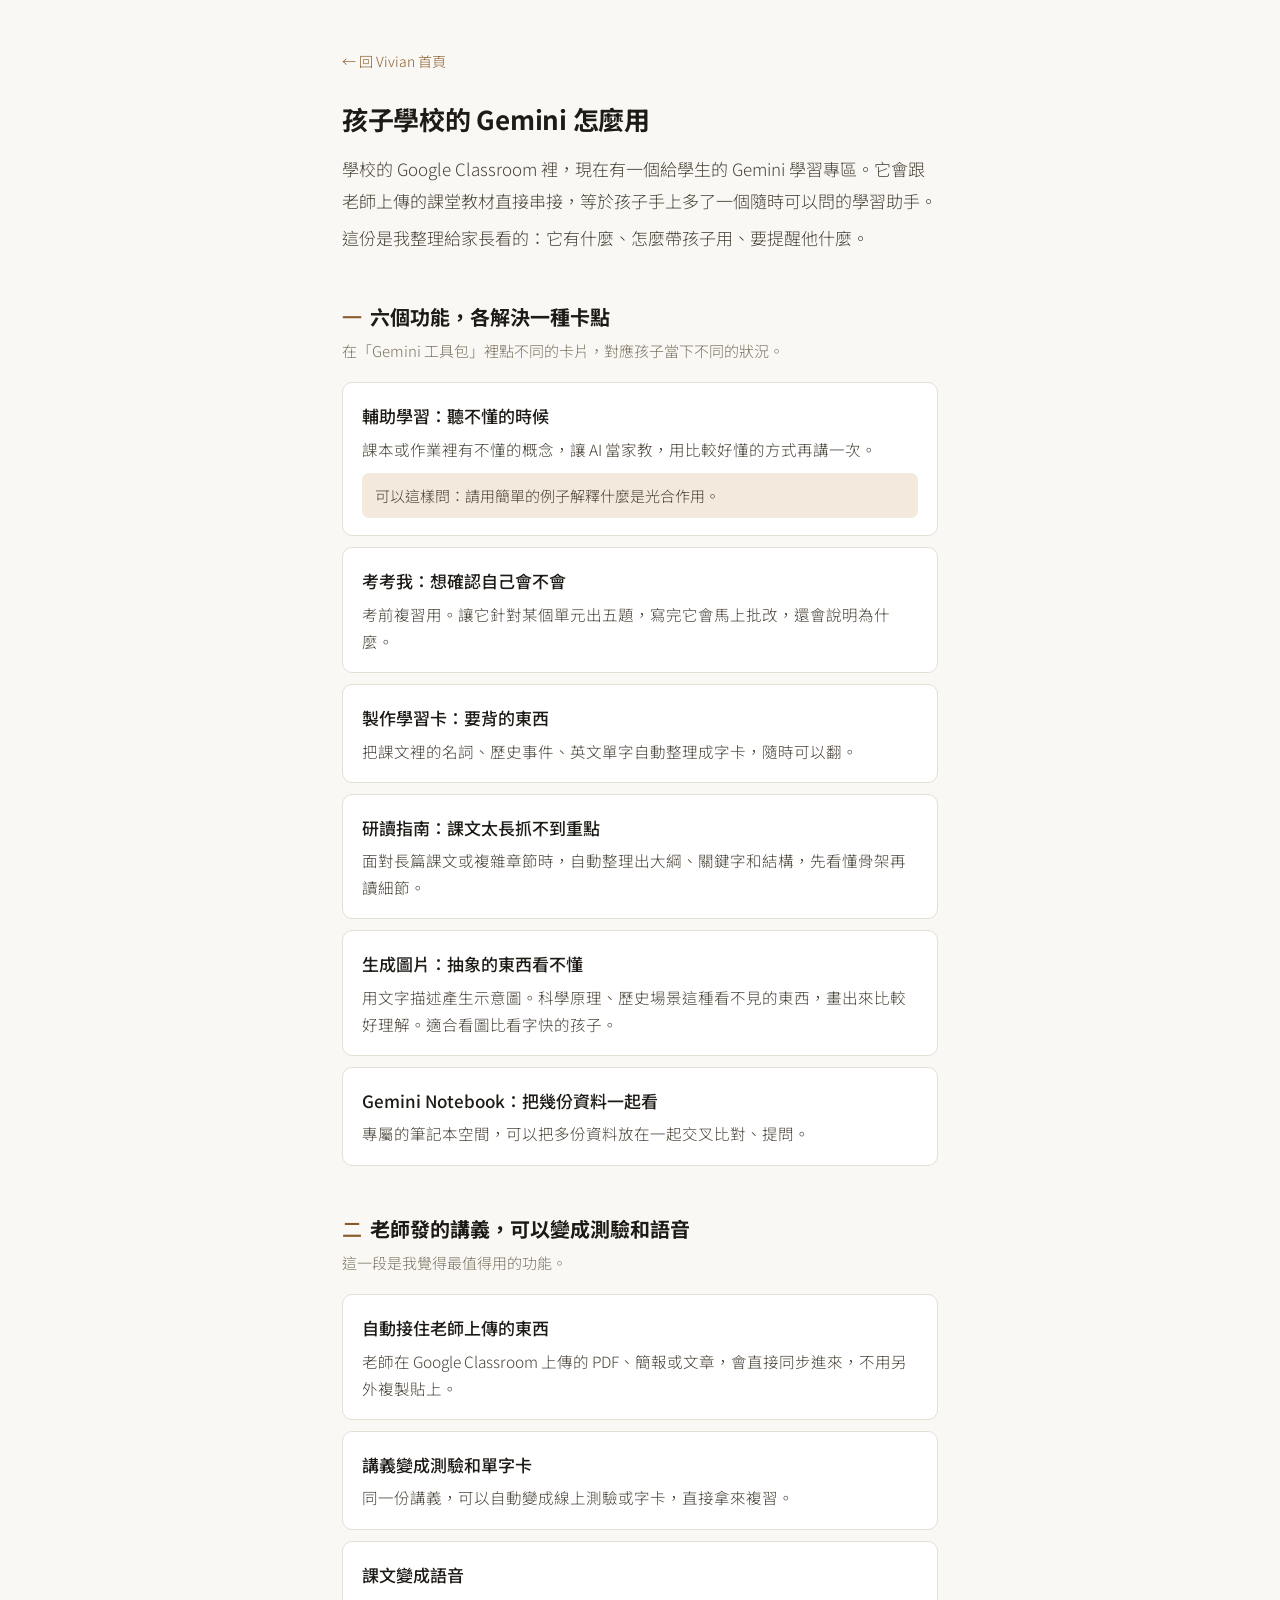
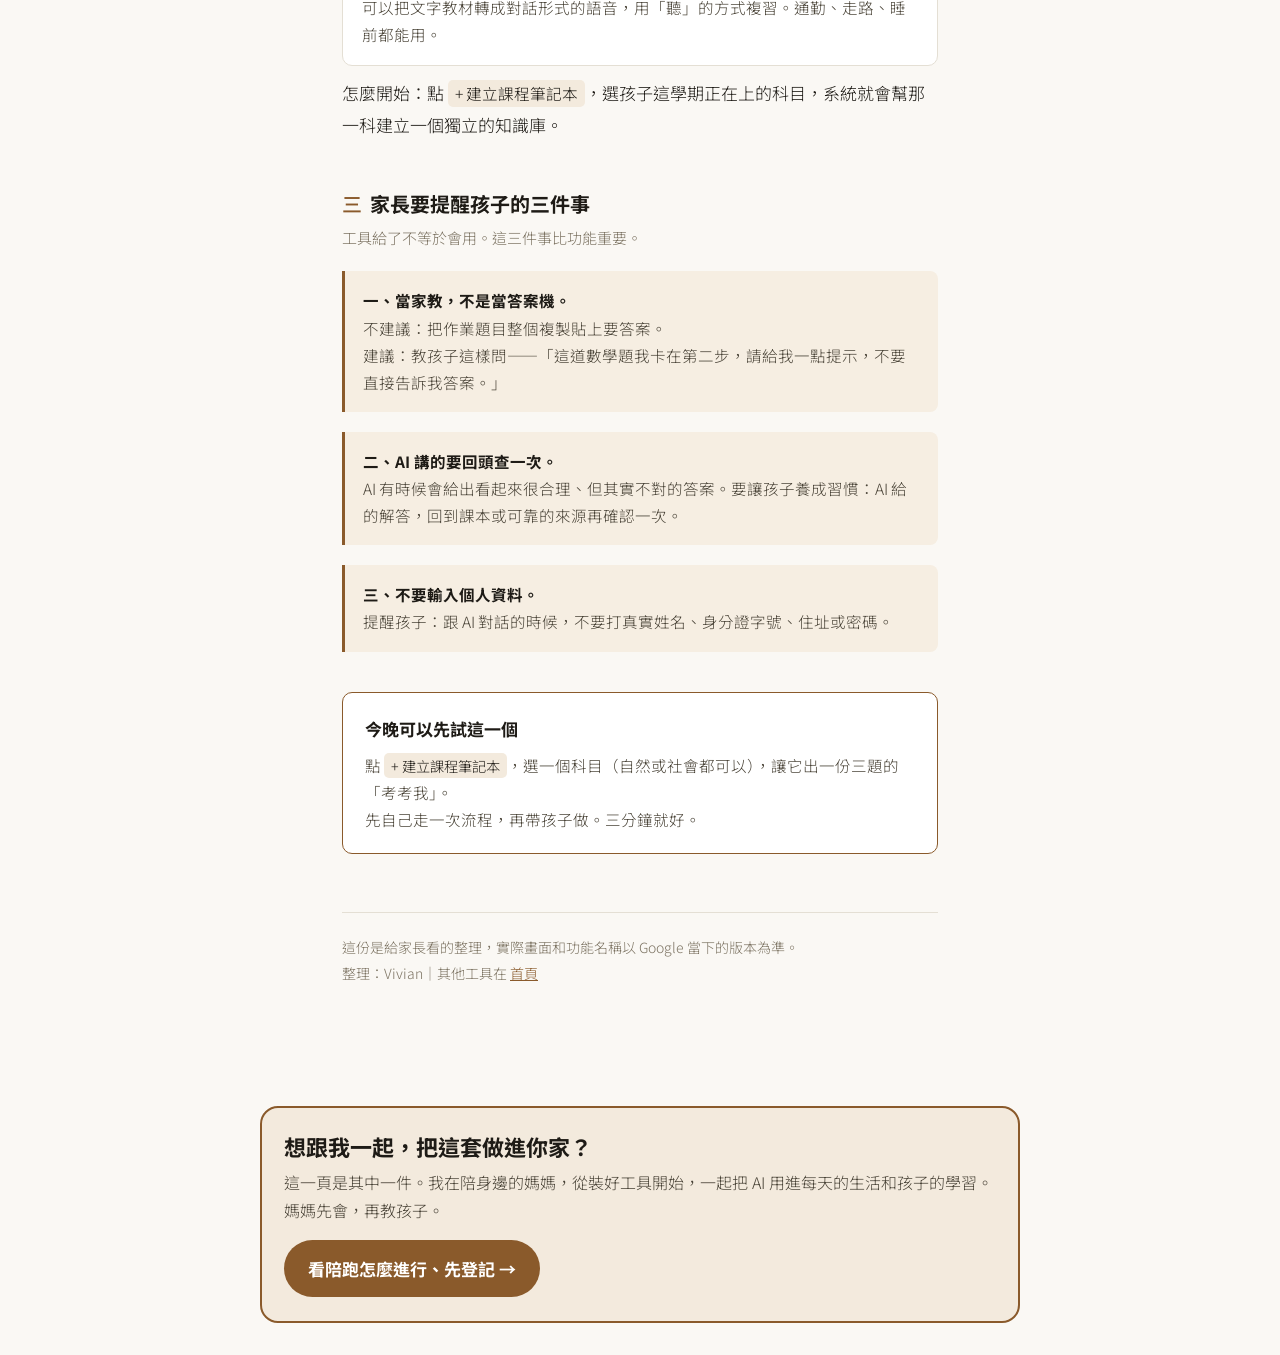
<file: classroom/index.html>
<!doctype html>
<html lang="zh-Hant">
<head>
<meta charset="utf-8">
<meta name="viewport" content="width=device-width,initial-scale=1">
<title>孩子學校的 Gemini 怎麼用｜給家長</title>
<meta name="description" content="學校的 Google Classroom 裡有一個 Gemini 學習助手。這份指南說明它有哪些功能、怎麼帶孩子用，以及家長要提醒的三件事。">
<link rel="icon" href="../favicon.svg" type="image/svg+xml">
<link rel="icon" href="../favicon-32.png" sizes="32x32" type="image/png">
<link rel="apple-touch-icon" href="../apple-touch-icon.png">
<link rel="manifest" href="../site.webmanifest">
<link rel="preconnect" href="https://fonts.googleapis.com">
<link rel="preconnect" href="https://fonts.gstatic.com" crossorigin>
<link rel="stylesheet" href="https://fonts.googleapis.com/css2?family=Noto+Sans+TC:wght@300;400;500;700&display=swap">
<style>
  :root{
    --paper:#FAF8F4; --surface:#fff; --ink:#1E1B16; --ink-2:#4A4438;
    --muted:#7C7362; --rule:#E4DFD4; --accent:#8A5A2B; --accent-soft:#F3EADD;
    --warn:#8A5A2B; --warn-soft:#F6EEE2;
  }
  @media (prefers-color-scheme: dark){
    :root{ --paper:#17150F; --surface:#201D16; --ink:#EFEAE0; --ink-2:#C6BFB0;
      --muted:#918876; --rule:#332E24; --accent:#D3A063; --accent-soft:#2B2318;
      --warn:#D3A063; --warn-soft:#2B2318; }
  }
  *{box-sizing:border-box}
  body{margin:0;background:var(--paper);color:var(--ink);
    font-family:"Noto Sans TC","PingFang TC",system-ui,sans-serif;
    font-weight:300;font-size:17px;line-height:1.85;-webkit-font-smoothing:antialiased}
  .wrap{max-width:640px;margin:0 auto;padding:44px 22px 80px}
  .back{display:inline-block;font-size:14px;color:var(--accent);text-decoration:none;margin-bottom:26px}
  .back:hover{text-decoration:underline}
  h1{font-size:26px;font-weight:700;line-height:1.4;margin:0 0 16px;letter-spacing:-.01em}
  .lede{color:var(--ink-2);margin:0 0 6px}
  h2{font-size:20px;font-weight:700;margin:48px 0 6px;line-height:1.45}
  h2 .n{color:var(--accent);font-weight:500;margin-right:8px}
  .sub{color:var(--muted);font-size:15px;margin:0 0 18px}
  .item{background:var(--surface);border:1px solid var(--rule);border-radius:10px;
    padding:17px 19px;margin-bottom:11px}
  .item .t{font-weight:500;font-size:17px;margin-bottom:4px}
  .item .d{font-size:15.5px;color:var(--ink-2);line-height:1.75}
  .item .eg{font-size:15px;color:var(--ink-2);background:var(--accent-soft);
    border-radius:7px;padding:10px 13px;margin-top:10px;line-height:1.7}
  p{margin:0 0 14px}
  .note{border-left:3px solid var(--accent);background:var(--warn-soft);
    border-radius:0 8px 8px 0;padding:16px 18px;margin:20px 0;font-size:15.5px;
    color:var(--ink-2);line-height:1.75}
  .note b{color:var(--ink)}
  .try{background:var(--surface);border:1px solid var(--accent);border-radius:10px;
    padding:20px 22px;margin-top:40px}
  .try .t{font-weight:700;margin-bottom:8px}
  .try .d{font-size:15.5px;color:var(--ink-2);line-height:1.75}
  code{background:var(--accent-soft);padding:2px 7px;border-radius:5px;
    font-size:.92em;font-family:inherit;color:var(--ink)}
  footer{margin-top:58px;padding-top:22px;border-top:1px solid var(--rule);
    font-size:14px;color:var(--muted);line-height:1.8}
  footer a{color:var(--accent)}
</style>
</head>
<body>
<div class="wrap">

  <a class="back" href="../">← 回 Vivian 首頁</a>

  <h1>孩子學校的 Gemini 怎麼用</h1>
  <p class="lede">學校的 Google Classroom 裡，現在有一個給學生的 Gemini 學習專區。它會跟老師上傳的課堂教材直接串接，等於孩子手上多了一個隨時可以問的學習助手。</p>
  <p class="lede">這份是我整理給家長看的：它有什麼、怎麼帶孩子用、要提醒他什麼。</p>

  <h2><span class="n">一</span>六個功能，各解決一種卡點</h2>
  <p class="sub">在「Gemini 工具包」裡點不同的卡片，對應孩子當下不同的狀況。</p>

  <div class="item">
    <div class="t">輔助學習：聽不懂的時候</div>
    <div class="d">課本或作業裡有不懂的概念，讓 AI 當家教，用比較好懂的方式再講一次。</div>
    <div class="eg">可以這樣問：請用簡單的例子解釋什麼是光合作用。</div>
  </div>

  <div class="item">
    <div class="t">考考我：想確認自己會不會</div>
    <div class="d">考前複習用。讓它針對某個單元出五題，寫完它會馬上批改，還會說明為什麼。</div>
  </div>

  <div class="item">
    <div class="t">製作學習卡：要背的東西</div>
    <div class="d">把課文裡的名詞、歷史事件、英文單字自動整理成字卡，隨時可以翻。</div>
  </div>

  <div class="item">
    <div class="t">研讀指南：課文太長抓不到重點</div>
    <div class="d">面對長篇課文或複雜章節時，自動整理出大綱、關鍵字和結構，先看懂骨架再讀細節。</div>
  </div>

  <div class="item">
    <div class="t">生成圖片：抽象的東西看不懂</div>
    <div class="d">用文字描述產生示意圖。科學原理、歷史場景這種看不見的東西，畫出來比較好理解。適合看圖比看字快的孩子。</div>
  </div>

  <div class="item">
    <div class="t">Gemini Notebook：把幾份資料一起看</div>
    <div class="d">專屬的筆記本空間，可以把多份資料放在一起交叉比對、提問。</div>
  </div>

  <h2><span class="n">二</span>老師發的講義，可以變成測驗和語音</h2>
  <p class="sub">這一段是我覺得最值得用的功能。</p>

  <div class="item">
    <div class="t">自動接住老師上傳的東西</div>
    <div class="d">老師在 Google Classroom 上傳的 PDF、簡報或文章，會直接同步進來，不用另外複製貼上。</div>
  </div>

  <div class="item">
    <div class="t">講義變成測驗和單字卡</div>
    <div class="d">同一份講義，可以自動變成線上測驗或字卡，直接拿來複習。</div>
  </div>

  <div class="item">
    <div class="t">課文變成語音</div>
    <div class="d">可以把文字教材轉成對話形式的語音，用「聽」的方式複習。通勤、走路、睡前都能用。</div>
  </div>

  <p>怎麼開始：點 <code>+ 建立課程筆記本</code>，選孩子這學期正在上的科目，系統就會幫那一科建立一個獨立的知識庫。</p>

  <h2><span class="n">三</span>家長要提醒孩子的三件事</h2>
  <p class="sub">工具給了不等於會用。這三件事比功能重要。</p>

  <div class="note">
    <b>一、當家教，不是當答案機。</b><br>
    不建議：把作業題目整個複製貼上要答案。<br>
    建議：教孩子這樣問——「這道數學題我卡在第二步，請給我一點提示，不要直接告訴我答案。」
  </div>

  <div class="note">
    <b>二、AI 講的要回頭查一次。</b><br>
    AI 有時候會給出看起來很合理、但其實不對的答案。要讓孩子養成習慣：AI 給的解答，回到課本或可靠的來源再確認一次。
  </div>

  <div class="note">
    <b>三、不要輸入個人資料。</b><br>
    提醒孩子：跟 AI 對話的時候，不要打真實姓名、身分證字號、住址或密碼。
  </div>

  <div class="try">
    <div class="t">今晚可以先試這一個</div>
    <div class="d">點 <code>+ 建立課程筆記本</code>，選一個科目（自然或社會都可以），讓它出一份三題的「考考我」。<br>
    先自己走一次流程，再帶孩子做。三分鐘就好。</div>
  </div>

  <footer>
    這份是給家長看的整理，實際畫面和功能名稱以 Google 當下的版本為準。<br>
    整理：Vivian｜其他工具在 <a href="../">首頁</a>
  </footer>

</div>
<!-- 陪跑入口（每個單頁都有） -->
<style>
.vjoin{max-width:760px;margin:40px auto 32px;padding:24px 22px;border-radius:18px;border:2px solid var(--accent,#7A4A1E);background:var(--accent-soft,#F1E6D6);color:var(--ink,#16130E);font-family:inherit;box-sizing:border-box;width:calc(100% - 32px)}
.vjoin h2{margin:0 0 8px;font-size:22px;line-height:1.35}
.vjoin p{margin:0 0 16px;font-size:16px;line-height:1.7;color:var(--ink-2,#2E2922)}
.vjoin a{display:inline-block;padding:13px 24px;border-radius:999px;background:var(--accent,#7A4A1E);color:#fff;font-size:17px;font-weight:700;text-decoration:none}
.vjoin a:hover{filter:brightness(.92)}
@media (prefers-color-scheme:dark){.vjoin a{color:#111}}
@media print{.vjoin{display:none}}
</style>
<section class="vjoin" aria-label="陪跑">
  <h2>想跟我一起，把這套做進你家？</h2>
  <p>這一頁是其中一件。我在陪身邊的媽媽，從裝好工具開始，一起把 AI 用進每天的生活和孩子的學習。媽媽先會，再教孩子。</p>
  <a href="https://viviennelu712.github.io/#join">看陪跑怎麼進行、先登記 →</a>
</section>
</body>
</html>
</file>
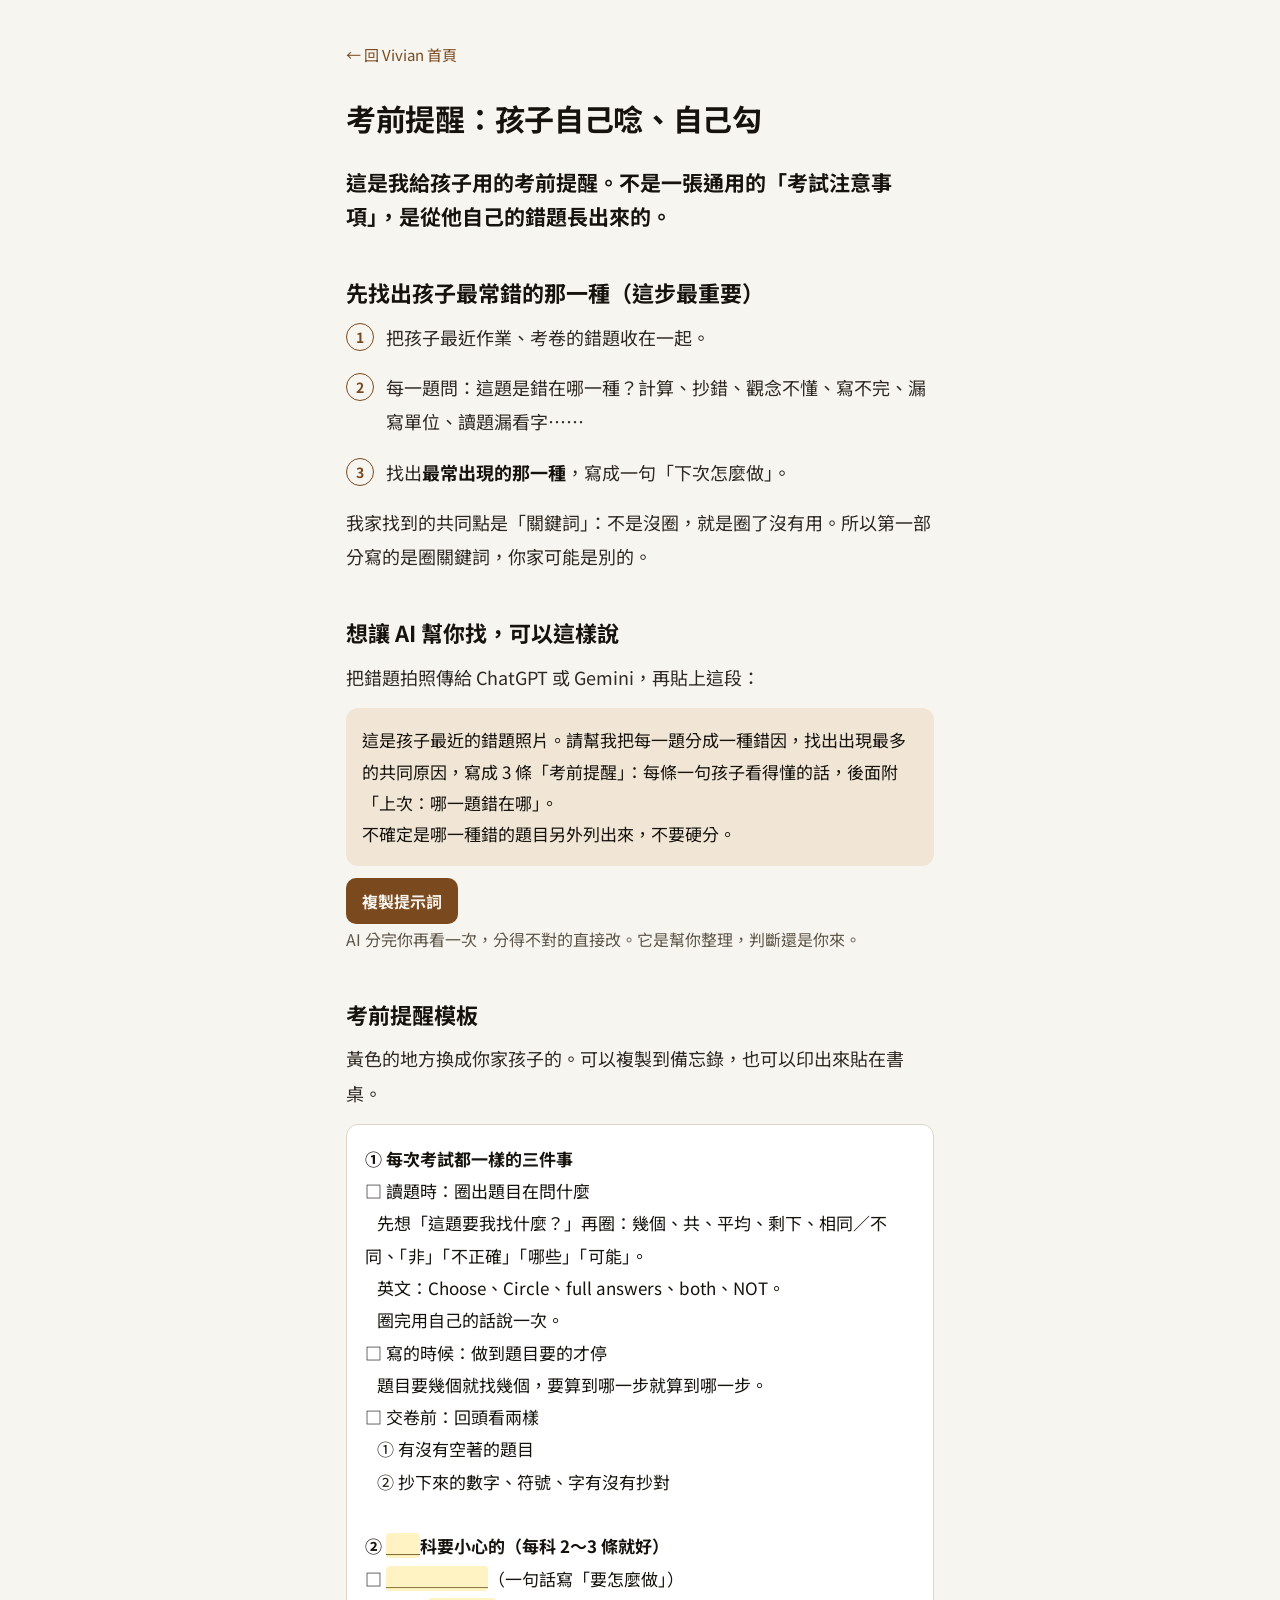
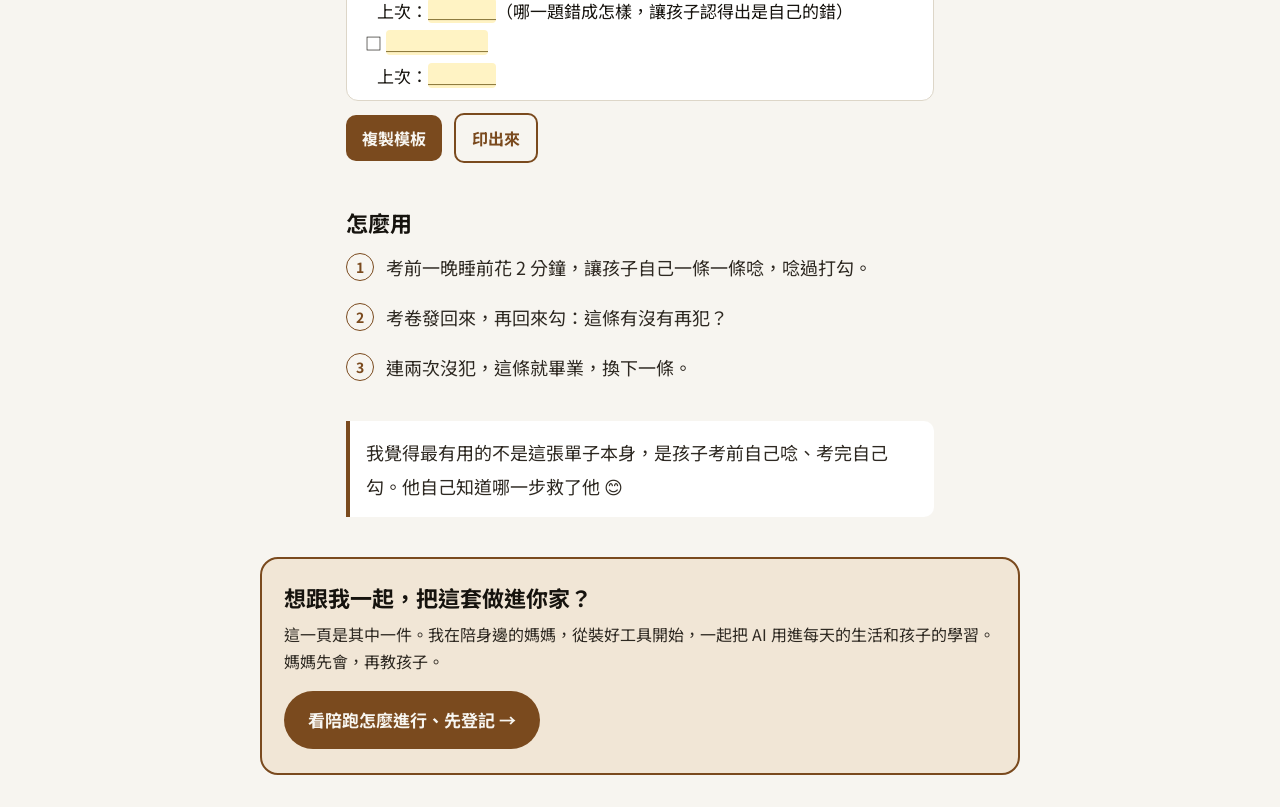
<file: exam-reminder/index.html>
<!doctype html>
<html lang="zh-Hant">
<head>
<meta charset="utf-8">
<meta name="viewport" content="width=device-width,initial-scale=1">
<title>考前提醒：孩子自己唸、自己勾</title>
<meta name="description" content="從孩子自己的錯題找出最常犯的那一種，寫成考前一晚唸的提醒。模板和提示詞都可以直接複製。">
<meta property="og:type" content="website">
<meta property="og:url" content="https://viviennelu712.github.io/exam-reminder/">
<meta property="og:title" content="考前提醒：孩子自己唸、自己勾">
<meta property="og:description" content="從孩子自己的錯題找出最常犯的那一種，寫成考前一晚唸的提醒。模板和提示詞都可以直接複製。">
<meta property="og:image" content="https://viviennelu712.github.io/exam-reminder/og.png">
<meta property="og:image:width" content="1200">
<meta property="og:image:height" content="630">
<meta property="og:image:alt" content="考前提醒：孩子自己唸、自己勾">
<meta name="twitter:card" content="summary_large_image">
<link rel="icon" href="../favicon.svg" type="image/svg+xml">
<link rel="icon" href="../favicon-32.png" sizes="32x32" type="image/png">
<link rel="apple-touch-icon" href="../apple-touch-icon.png">
<link rel="manifest" href="../site.webmanifest">
<link rel="preconnect" href="https://fonts.googleapis.com">
<link rel="preconnect" href="https://fonts.gstatic.com" crossorigin>
<link rel="stylesheet" href="https://fonts.googleapis.com/css2?family=Noto+Sans+TC:wght@400;500;700&display=swap">
<style>
  :root{
    --paper:#F7F5F0; --surface:#FFFFFF; --ink:#16130E; --ink-2:#2E2922;
    --muted:#5E5648; --rule:#DDD6C8; --accent:#7A4A1E; --accent-soft:#F1E6D6;
    --blank:#FFF3C4; --blank-ink:#5A4300;
  }
  @media (prefers-color-scheme:dark){
    :root{
      --paper:#14120E; --surface:#1E1B15; --ink:#F4EFE6; --ink-2:#E2DACB;
      --muted:#B3A995; --rule:#3A342A; --accent:#E2AE6E; --accent-soft:#2C251B;
      --blank:#4A3B10; --blank-ink:#FFE7A0;
    }
  }
  *{box-sizing:border-box}
  body{
    margin:0;background:var(--paper);color:var(--ink);
    font-family:"Noto Sans TC","PingFang TC",system-ui,sans-serif;
    font-size:18px;line-height:1.9;-webkit-font-smoothing:antialiased;
  }
  .wrap{max-width:620px;margin:0 auto;padding:36px 16px 0}
  .back{display:inline-block;font-size:15px;color:var(--accent);text-decoration:none;margin-bottom:28px}
  h1{font-size:30px;line-height:1.35;margin:0 0 28px;letter-spacing:-.01em;text-wrap:balance}
  h2{font-size:22px;line-height:1.4;margin:0 0 12px}
  p{margin:0 0 14px;color:var(--ink-2)}
  .lead{font-size:21px;font-weight:700;line-height:1.6;color:var(--ink);margin-bottom:18px}
  section{margin-top:44px}
  .steps{list-style:none;margin:0;padding:0}
  .steps li{position:relative;padding-left:40px;margin-bottom:16px;color:var(--ink-2)}
  .steps strong{color:var(--ink)}
  .step-number{
    position:absolute;left:0;top:3px;width:28px;height:28px;display:grid;place-items:center;
    border:1px solid var(--accent);border-radius:50%;color:var(--accent);font-weight:700;font-size:14px;line-height:1;
  }
  .note{font-size:16px;color:var(--muted)}
  .copy-row{display:flex;align-items:center;flex-wrap:wrap;gap:8px 12px;margin-top:12px}
  .copy,.print{
    min-height:44px;border:0;border-radius:10px;padding:8px 16px;cursor:pointer;
    font:inherit;font-size:16px;font-weight:700;color:var(--paper);background:var(--accent);
  }
  .print{background:transparent;color:var(--accent);border:2px solid var(--accent)}
  .copy:focus-visible,.print:focus-visible{outline:3px solid var(--ink);outline-offset:2px}
  .copy-status{font-size:15px;color:var(--muted)}
  .prompt{
    margin:0;padding:16px;background:var(--accent-soft);border-radius:12px;
    font-size:17px;line-height:1.85;white-space:pre-wrap;overflow-wrap:anywhere;
  }
  .blank{background:var(--blank);color:var(--blank-ink);border-radius:4px}
  .sheet{
    background:var(--surface);border:1px solid var(--rule);border-radius:12px;padding:18px 18px 8px;
    white-space:pre-wrap;overflow-wrap:anywhere;font-family:inherit;font-size:17px;line-height:1.9;margin:0;
  }
  .sheet b{color:var(--ink)}
  .closing{
    border-left:4px solid var(--accent);background:var(--surface);border-radius:0 10px 10px 0;
    padding:14px 16px;margin:36px 0 0;
  }
  .vjoin{
    max-width:760px;width:calc(100% - 32px);margin:40px auto 32px;padding:24px 22px;
    border-radius:18px;border:2px solid var(--accent);background:var(--accent-soft);color:var(--ink);
  }
  .vjoin h2{margin:0 0 8px;font-size:22px;line-height:1.35}
  .vjoin p{margin:0 0 16px;font-size:16px;line-height:1.7}
  .vjoin a{
    display:inline-block;padding:13px 24px;border-radius:999px;background:var(--accent);
    color:var(--paper);font-size:17px;font-weight:700;text-decoration:none;
  }
  .vjoin a:hover{filter:brightness(.92)}
  @media print{
    body{background:#fff;color:#000;font-size:15px}
    .wrap > *:not(#sheet-section){display:none}
    #sheet-section{margin:0}
    #sheet-section > *:not(.sheet){display:none}
    #sheet-section::before{content:"考前提醒";display:block;font-size:22px;font-weight:700;margin-bottom:8px}
    .sheet{border:1px solid #999;background:#fff}
    .vjoin{display:none}
  }
</style>
</head>
<body>
<main class="wrap">
  <a class="back" href="../">← 回 Vivian 首頁</a>
  <h1>考前提醒：孩子自己唸、自己勾</h1>

  <p class="lead">這是我給孩子用的考前提醒。不是一張通用的「考試注意事項」，是從他自己的錯題長出來的。</p>

  <section>
    <h2>先找出孩子最常錯的那一種（這步最重要）</h2>
    <ol class="steps" role="list">
      <li><span class="step-number" aria-hidden="true">1</span> 把孩子最近作業、考卷的錯題收在一起。</li>
      <li><span class="step-number" aria-hidden="true">2</span> 每一題問：這題是錯在哪一種？計算、抄錯、觀念不懂、寫不完、漏寫單位、讀題漏看字……</li>
      <li><span class="step-number" aria-hidden="true">3</span> 找出<strong>最常出現的那一種</strong>，寫成一句「下次怎麼做」。</li>
    </ol>
    <p>我家找到的共同點是「關鍵詞」：不是沒圈，就是圈了沒有用。所以第一部分寫的是圈關鍵詞，你家可能是別的。</p>
  </section>

  <section>
    <h2>想讓 AI 幫你找，可以這樣說</h2>
    <p>把錯題拍照傳給 ChatGPT 或 Gemini，再貼上這段：</p>
    <blockquote class="prompt" id="ai-prompt">這是孩子最近的錯題照片。請幫我把每一題分成一種錯因，找出出現最多的共同原因，寫成 3 條「考前提醒」：每條一句孩子看得懂的話，後面附「上次：哪一題錯在哪」。
不確定是哪一種錯的題目另外列出來，不要硬分。</blockquote>
    <div class="copy-row">
      <button class="copy" type="button" data-target="ai-prompt">複製提示詞</button>
      <span class="copy-status" role="status"></span>
    </div>
    <p class="note">AI 分完你再看一次，分得不對的直接改。它是幫你整理，判斷還是你來。</p>
  </section>

  <section id="sheet-section">
    <h2>考前提醒模板</h2>
    <p>黃色的地方換成你家孩子的。可以複製到備忘錄，也可以印出來貼在書桌。</p>
<pre class="sheet" id="sheet"><b>① 每次考試都一樣的三件事</b>
□ 讀題時：圈出題目在問什麼
   先想「這題要我找什麼？」再圈：幾個、共、平均、剩下、相同／不同、「非」「不正確」「哪些」「可能」。
   英文：Choose、Circle、full answers、both、NOT。
   圈完用自己的話說一次。
□ 寫的時候：做到題目要的才停
   題目要幾個就找幾個，要算到哪一步就算到哪一步。
□ 交卷前：回頭看兩樣
   ① 有沒有空著的題目
   ② 抄下來的數字、符號、字有沒有抄對

<b>② <span class="blank">＿＿</span>科要小心的（每科 2～3 條就好）</b>
□ <span class="blank">＿＿＿＿＿＿</span>（一句話寫「要怎麼做」）
   上次：<span class="blank">＿＿＿＿</span>（哪一題錯成怎樣，讓孩子認得出是自己的錯）
□ <span class="blank">＿＿＿＿＿＿</span>
   上次：<span class="blank">＿＿＿＿</span>
</pre>
    <div class="copy-row">
      <button class="copy" type="button" data-target="sheet">複製模板</button>
      <button class="print" type="button" onclick="window.print()">印出來</button>
      <span class="copy-status" role="status"></span>
    </div>
  </section>

  <section>
    <h2>怎麼用</h2>
    <ol class="steps" role="list">
      <li><span class="step-number" aria-hidden="true">1</span> 考前一晚睡前花 2 分鐘，讓孩子自己一條一條唸，唸過打勾。</li>
      <li><span class="step-number" aria-hidden="true">2</span> 考卷發回來，再回來勾：這條有沒有再犯？</li>
      <li><span class="step-number" aria-hidden="true">3</span> 連兩次沒犯，這條就畢業，換下一條。</li>
    </ol>
  </section>

  <p class="closing">我覺得最有用的不是這張單子本身，是孩子考前自己唸、考完自己勾。他自己知道哪一步救了他 😊</p>
</main>
<footer class="vjoin" aria-label="陪跑">
  <h2>想跟我一起，把這套做進你家？</h2>
  <p>這一頁是其中一件。我在陪身邊的媽媽，從裝好工具開始，一起把 AI 用進每天的生活和孩子的學習。媽媽先會，再教孩子。</p>
  <a href="../#join">看陪跑怎麼進行、先登記 →</a>
</footer>
<script>
  document.querySelectorAll('.copy').forEach(btn => {
    btn.addEventListener('click', async () => {
      const target = document.getElementById(btn.dataset.target);
      const status = btn.parentElement.querySelector('.copy-status');
      const text = target.textContent.trim();
      if (navigator.clipboard) {
        try { await navigator.clipboard.writeText(text); status.textContent = '已複製'; return; }
        catch (e) { /* 剪貼簿無法寫入時，改選取文字 */ }
      }
      const range = document.createRange();
      range.selectNodeContents(target);
      const sel = window.getSelection();
      sel.removeAllRanges(); sel.addRange(range);
      status.textContent = '已選取文字，可手動複製';
    });
  });
</script>
</body>
</html>
</file>
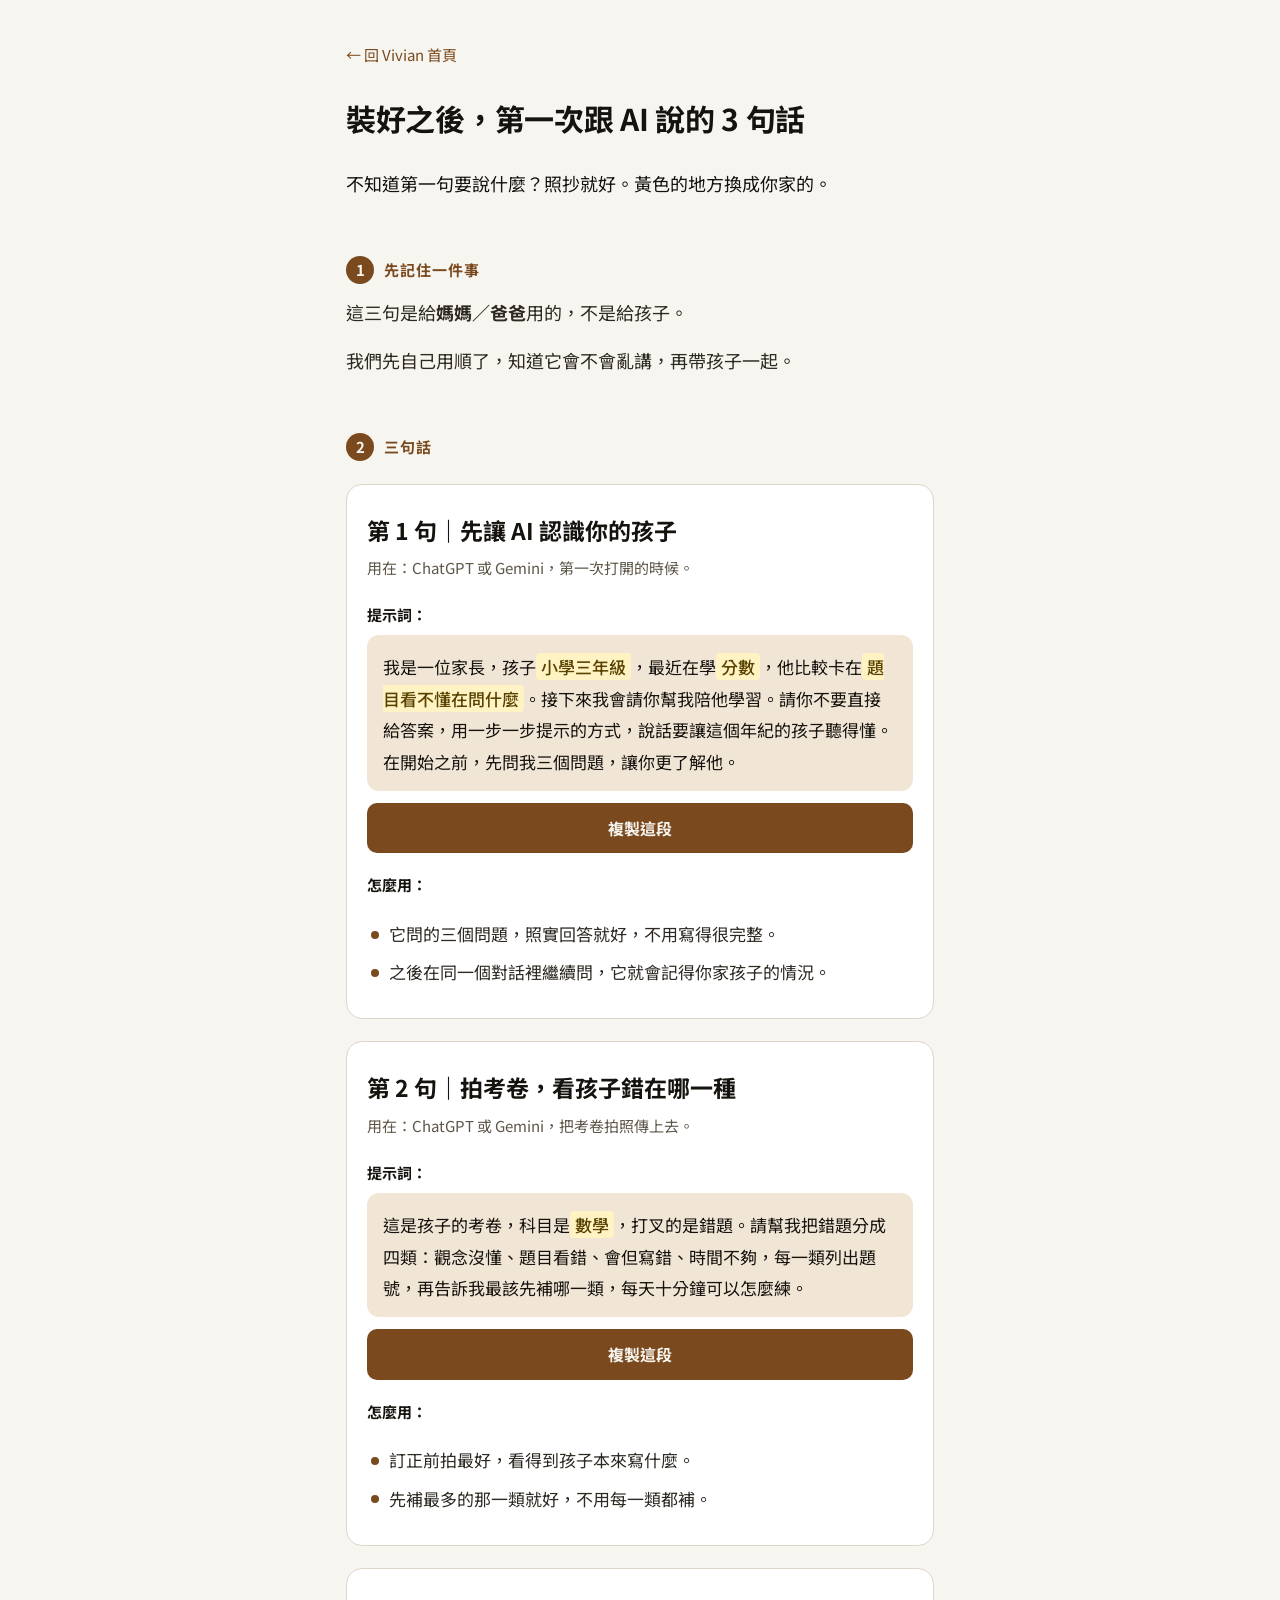
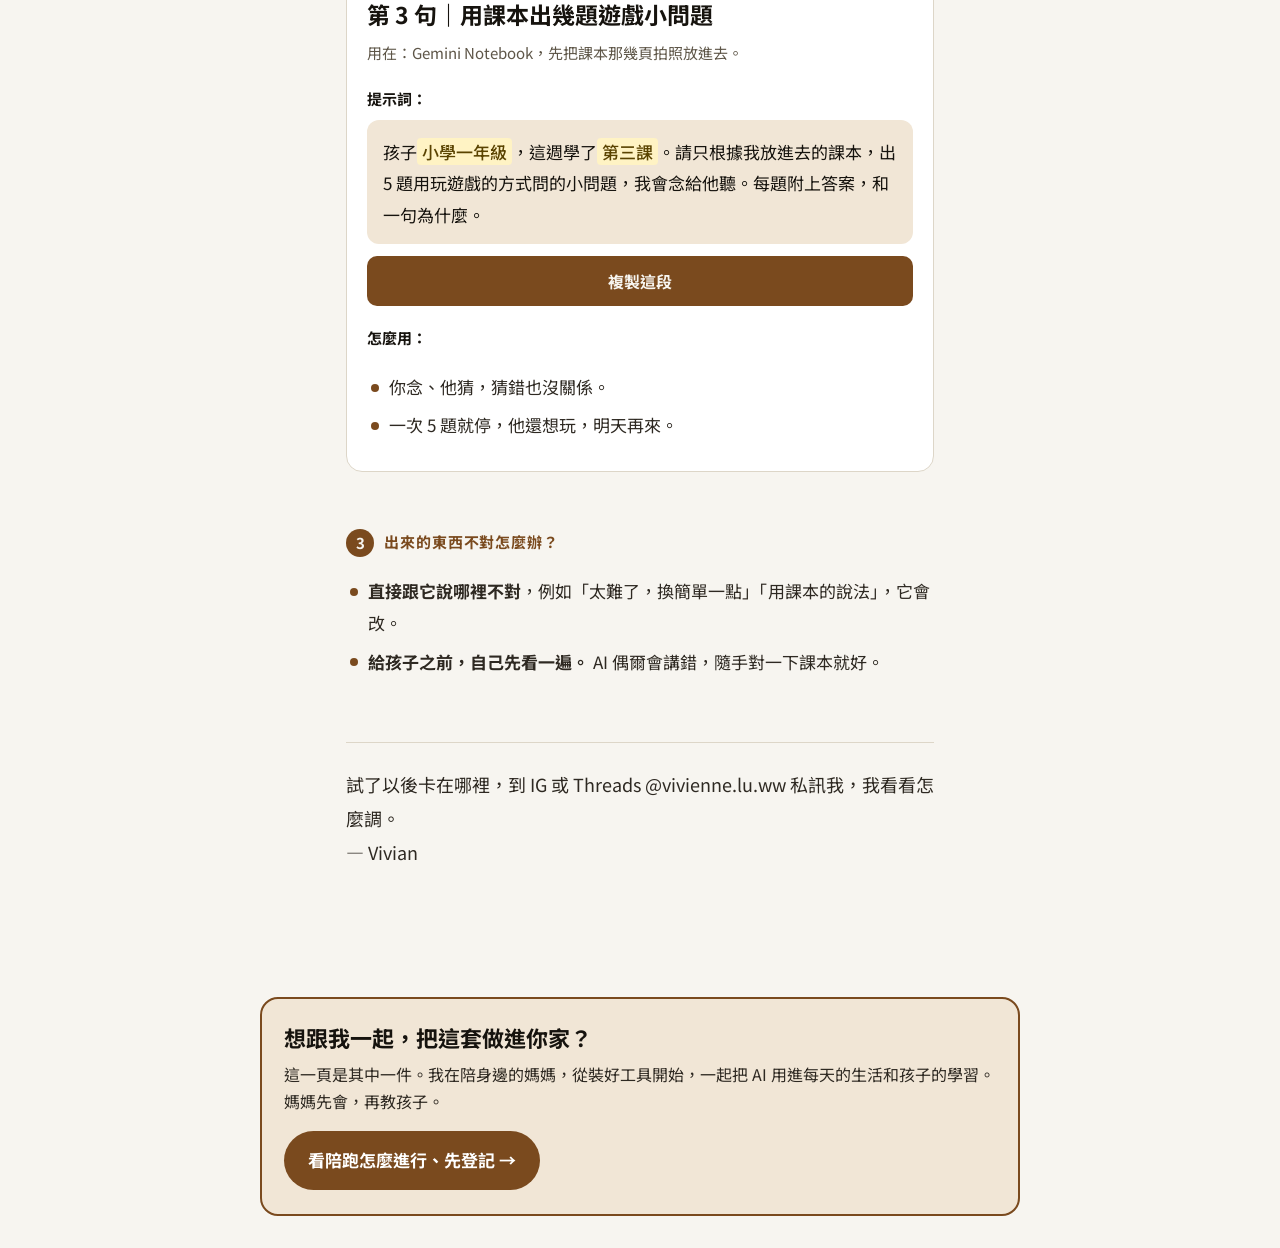
<file: first-words/index.html>
<!doctype html>
<html lang="zh-Hant">
<head>
<meta charset="utf-8">
<meta name="viewport" content="width=device-width,initial-scale=1">
<title>第一次跟 AI 說的 3 句話</title>
<meta name="description" content="不知道第一句要說什麼？照抄就好。黃色的地方換成你家的。">
<meta property="og:type" content="website">
<meta property="og:url" content="https://viviennelu712.github.io/first-words/">
<meta property="og:title" content="第一次跟 AI 說的 3 句話">
<meta property="og:description" content="不知道第一句要說什麼？照抄就好。黃色的地方換成你家的。">
<meta property="og:image" content="https://viviennelu712.github.io/first-words/og.png">
<meta property="og:image:width" content="1200">
<meta property="og:image:height" content="630">
<meta name="twitter:card" content="summary_large_image">
<link rel="icon" href="../favicon.svg" type="image/svg+xml">
<link rel="icon" href="../favicon-32.png" sizes="32x32" type="image/png">
<link rel="apple-touch-icon" href="../apple-touch-icon.png">
<link rel="manifest" href="../site.webmanifest">
<link rel="preconnect" href="https://fonts.googleapis.com">
<link rel="preconnect" href="https://fonts.gstatic.com" crossorigin>
<link rel="stylesheet" href="https://fonts.googleapis.com/css2?family=Noto+Sans+TC:wght@400;500;700&display=swap">
<style>
  :root{
    --paper:#F7F5F0; --surface:#FFFFFF; --ink:#16130E; --ink-2:#2E2922;
    --muted:#5E5648; --rule:#DDD6C8; --accent:#7A4A1E; --accent-soft:#F1E6D6;
    --blank:#FFF3C4; --blank-ink:#5A4300;
  }
  @media (prefers-color-scheme: dark){
    :root{ --paper:#14120E; --surface:#1E1B15; --ink:#F4EFE6; --ink-2:#E2DACB;
      --muted:#B3A995; --rule:#3A342A; --accent:#E2AE6E; --accent-soft:#2C251B;
      --blank:#4A3B10; --blank-ink:#FFE7A0; }
  }
  *{box-sizing:border-box}
  body{margin:0;background:var(--paper);color:var(--ink);
    font-family:"Noto Sans TC","PingFang TC",system-ui,sans-serif;
    font-weight:400;font-size:18px;line-height:1.9;-webkit-font-smoothing:antialiased}
  .wrap{max-width:620px;margin:0 auto;padding:36px 16px 88px}
  .back{display:inline-block;font-size:15px;color:var(--accent);text-decoration:none;margin-bottom:28px}

  h1{font-size:30px;font-weight:700;line-height:1.35;margin:0 0 28px;letter-spacing:-.01em}
  p{margin:0 0 14px}

  .part{margin-top:56px}
  .part-label{display:flex;align-items:center;gap:10px;font-size:15px;font-weight:700;
    color:var(--accent);letter-spacing:.06em;margin-bottom:10px}
  .part-label .n{display:inline-grid;place-items:center;width:28px;height:28px;border-radius:50%;
    background:var(--accent);color:var(--paper);font-size:15px;letter-spacing:0}
  h2{font-size:24px;font-weight:700;line-height:1.4;margin:0 0 16px}

  .story p{color:var(--ink-2)}
  .big{font-size:21px;font-weight:700;color:var(--ink);line-height:1.6;margin:0 0 18px}

  .steps{list-style:none;margin:0;padding:0;counter-reset:s}
  .steps li{position:relative;padding-left:40px;margin-bottom:16px;color:var(--ink-2)}
  .steps li::before{counter-increment:s;content:counter(s);position:absolute;left:0;top:3px;
    width:26px;height:26px;border-radius:50%;border:2px solid var(--accent);color:var(--accent);
    font-size:14px;font-weight:700;display:grid;place-items:center;line-height:1}
  .steps b{color:var(--ink)}

  /* NotebookLM 畫面示意 */
  .nlm{display:grid;grid-template-columns:1fr 1.5fr 1fr;gap:6px;margin:18px 0 10px;
    border:1px solid var(--rule);border-radius:12px;padding:6px;background:var(--surface)}
  .nlm div{border-radius:8px;padding:12px 8px;text-align:center;font-size:14px;line-height:1.5;
    background:var(--paper);color:var(--muted)}
  .nlm div b{display:block;font-size:16px;color:var(--ink);margin-bottom:4px}
  .nlm .mid{background:var(--accent-soft);color:var(--ink-2);outline:2px solid var(--accent)}
  .nlm-cap{font-size:15px;color:var(--muted);margin:0 0 6px}

  .subject{background:var(--surface);border:1px solid var(--rule);border-radius:16px;
    padding:24px 20px;margin-top:22px}
  .subject h3{font-size:23px;font-weight:700;margin:0 0 2px}
  .where{font-size:15px;color:var(--muted);margin:0 0 16px}
  .fit{font-size:17px;color:var(--ink-2);margin:0 0 14px}
  .fit b{color:var(--ink)}
  .or{font-size:15px;font-weight:700;color:var(--accent);margin:22px 0 8px}

  .prompt{background:var(--accent-soft);border-radius:12px;padding:16px 16px 14px;margin:6px 0 0;
    font-size:17px;line-height:1.85;color:var(--ink)}
  .prompt .blank{background:var(--blank);color:var(--blank-ink);border-radius:4px;padding:1px 5px;font-weight:500}
  .copy{display:block;width:100%;margin-top:12px;font:inherit;font-size:16px;font-weight:700;
    color:var(--paper);background:var(--accent);border:0;border-radius:10px;padding:10px 14px;cursor:pointer}
  .copy:focus-visible{outline:3px solid var(--ink);outline-offset:2px}

  .use{margin:18px 0 0;padding:0;list-style:none}
  .use li{position:relative;padding-left:22px;margin-bottom:6px;color:var(--ink-2);font-size:17px}
  .use li::before{content:"";position:absolute;left:4px;top:.75em;width:8px;height:8px;border-radius:50%;background:var(--accent)}
  .use-title{font-size:15px;font-weight:700;color:var(--ink);margin:18px 0 6px}

  .tip{border-left:4px solid var(--accent);background:var(--surface);border-radius:0 10px 10px 0;
    padding:14px 16px;margin-top:22px;color:var(--ink-2)}
  .tip b{color:var(--ink)}

  footer{margin-top:64px;padding-top:24px;border-top:1px solid var(--rule);color:var(--ink-2)}
</style>
</head>
<body>
<div class="wrap">

  <a class="back" href="../">← 回 Vivian 首頁</a>

  <h1>裝好之後，第一次跟 AI 說的 3 句話</h1>
  <p>不知道第一句要說什麼？照抄就好。黃色的地方換成你家的。</p>

  <section class="part story">
    <div class="part-label"><span class="n">1</span>先記住一件事</div>
    <p>這三句是給<b>媽媽／爸爸</b>用的，不是給孩子。</p>
    <p>我們先自己用順了，知道它會不會亂講，再帶孩子一起。</p>
  </section>

  <section class="part">
    <div class="part-label"><span class="n">2</span>三句話</div>

    <div class="subject">
      <h3>第 1 句｜先讓 AI 認識你的孩子</h3>
      <p class="where">用在：ChatGPT 或 Gemini，第一次打開的時候。</p>
      <p class="use-title">提示詞：</p>
      <div class="prompt" id="p1">我是一位家長，孩子<span class="blank">小學三年級</span>，最近在學<span class="blank">分數</span>，他比較卡在<span class="blank">題目看不懂在問什麼</span>。接下來我會請你幫我陪他學習。請你不要直接給答案，用一步一步提示的方式，說話要讓這個年紀的孩子聽得懂。在開始之前，先問我三個問題，讓你更了解他。</div>
      <button class="copy" data-for="p1">複製這段</button>
      <p class="use-title">怎麼用：</p>
      <ul class="use">
        <li>它問的三個問題，照實回答就好，不用寫得很完整。</li>
        <li>之後在同一個對話裡繼續問，它就會記得你家孩子的情況。</li>
      </ul>
    </div>

    <div class="subject">
      <h3>第 2 句｜拍考卷，看孩子錯在哪一種</h3>
      <p class="where">用在：ChatGPT 或 Gemini，把考卷拍照傳上去。</p>
      <p class="use-title">提示詞：</p>
      <div class="prompt" id="p2">這是孩子的考卷，科目是<span class="blank">數學</span>，打叉的是錯題。請幫我把錯題分成四類：觀念沒懂、題目看錯、會但寫錯、時間不夠，每一類列出題號，再告訴我最該先補哪一類，每天十分鐘可以怎麼練。</div>
      <button class="copy" data-for="p2">複製這段</button>
      <p class="use-title">怎麼用：</p>
      <ul class="use">
        <li>訂正前拍最好，看得到孩子本來寫什麼。</li>
        <li>先補最多的那一類就好，不用每一類都補。</li>
      </ul>
    </div>

    <div class="subject">
      <h3>第 3 句｜用課本出幾題遊戲小問題</h3>
      <p class="where">用在：Gemini Notebook，先把課本那幾頁拍照放進去。</p>
      <p class="use-title">提示詞：</p>
      <div class="prompt" id="p3">孩子<span class="blank">小學一年級</span>，這週學了<span class="blank">第三課</span>。請只根據我放進去的課本，出 5 題用玩遊戲的方式問的小問題，我會念給他聽。每題附上答案，和一句為什麼。</div>
      <button class="copy" data-for="p3">複製這段</button>
      <p class="use-title">怎麼用：</p>
      <ul class="use">
        <li>你念、他猜，猜錯也沒關係。</li>
        <li>一次 5 題就停，他還想玩，明天再來。</li>
      </ul>
    </div>
  </section>

  <section class="part">
    <div class="part-label"><span class="n">3</span>出來的東西不對怎麼辦？</div>
    <ul class="use">
      <li><b>直接跟它說哪裡不對</b>，例如「太難了，換簡單一點」「用課本的說法」，它會改。</li>
      <li><b>給孩子之前，自己先看一遍。</b> AI 偶爾會講錯，隨手對一下課本就好。</li>
    </ul>
  </section>

  <footer>
    試了以後卡在哪裡，到 IG 或 Threads @vivienne.lu.ww 私訊我，我看看怎麼調。<br>— Vivian
  </footer>

</div>
<script>
  document.querySelectorAll('.copy').forEach(function(b){
    b.addEventListener('click',function(){
      var text=document.getElementById(b.dataset.for).textContent.trim();
      var done=function(){b.textContent='已複製，去貼上吧';setTimeout(function(){b.textContent='複製這段'},1800)};
      if(navigator.clipboard){navigator.clipboard.writeText(text).then(done,function(){fallback(text);done()})}
      else{fallback(text);done()}
    });
  });
  function fallback(t){var a=document.createElement('textarea');a.value=t;document.body.appendChild(a);a.select();
    try{document.execCommand('copy')}catch(e){}a.remove()}
</script>
<!-- 陪跑入口（每個單頁都有） -->
<style>
.vjoin{max-width:760px;margin:40px auto 32px;padding:24px 22px;border-radius:18px;border:2px solid var(--accent,#7A4A1E);background:var(--accent-soft,#F1E6D6);color:var(--ink,#16130E);font-family:inherit;box-sizing:border-box;width:calc(100% - 32px)}
.vjoin h2{margin:0 0 8px;font-size:22px;line-height:1.35}
.vjoin p{margin:0 0 16px;font-size:16px;line-height:1.7;color:var(--ink-2,#2E2922)}
.vjoin a{display:inline-block;padding:13px 24px;border-radius:999px;background:var(--accent,#7A4A1E);color:#fff;font-size:17px;font-weight:700;text-decoration:none}
.vjoin a:hover{filter:brightness(.92)}
@media (prefers-color-scheme:dark){.vjoin a{color:#111}}
@media print{.vjoin{display:none}}
</style>
<section class="vjoin" aria-label="陪跑">
  <h2>想跟我一起，把這套做進你家？</h2>
  <p>這一頁是其中一件。我在陪身邊的媽媽，從裝好工具開始，一起把 AI 用進每天的生活和孩子的學習。媽媽先會，再教孩子。</p>
  <a href="https://viviennelu712.github.io/#join">看陪跑怎麼進行、先登記 →</a>
</section>
</body>
</html>
</file>
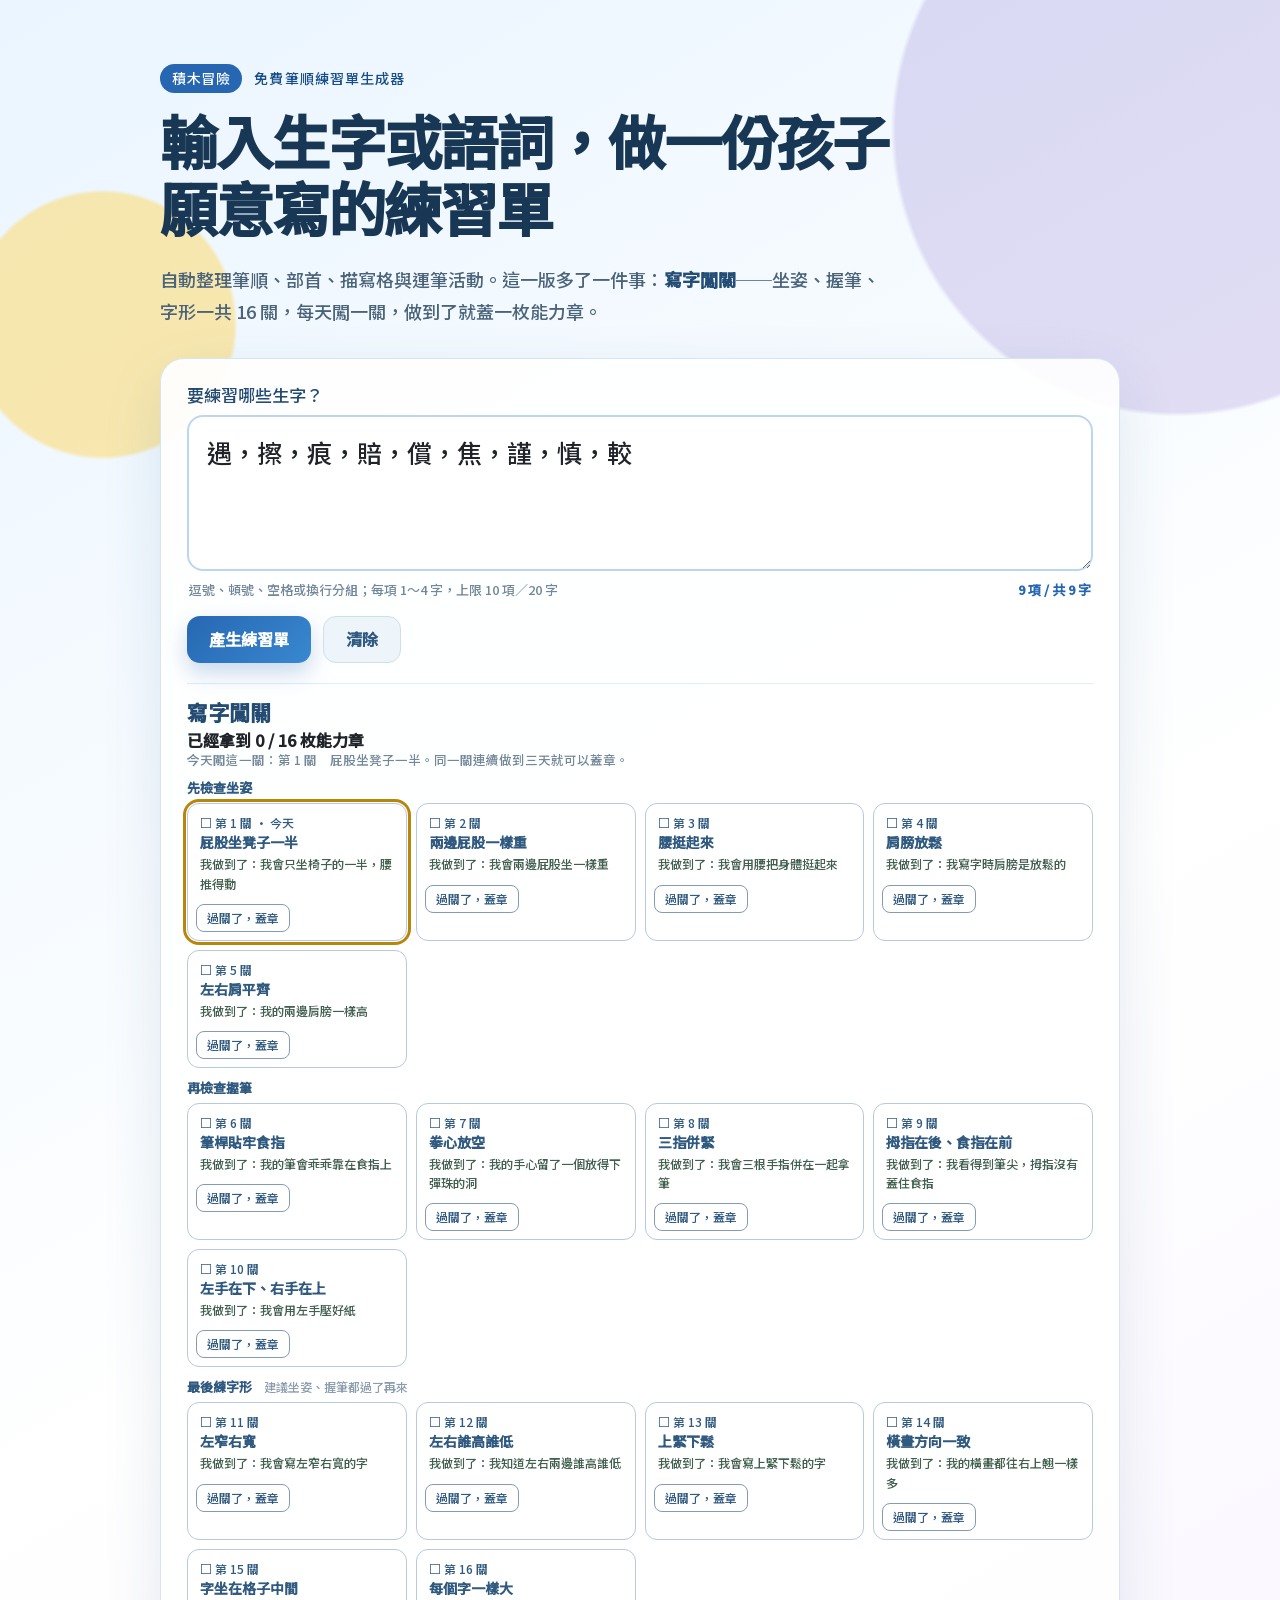
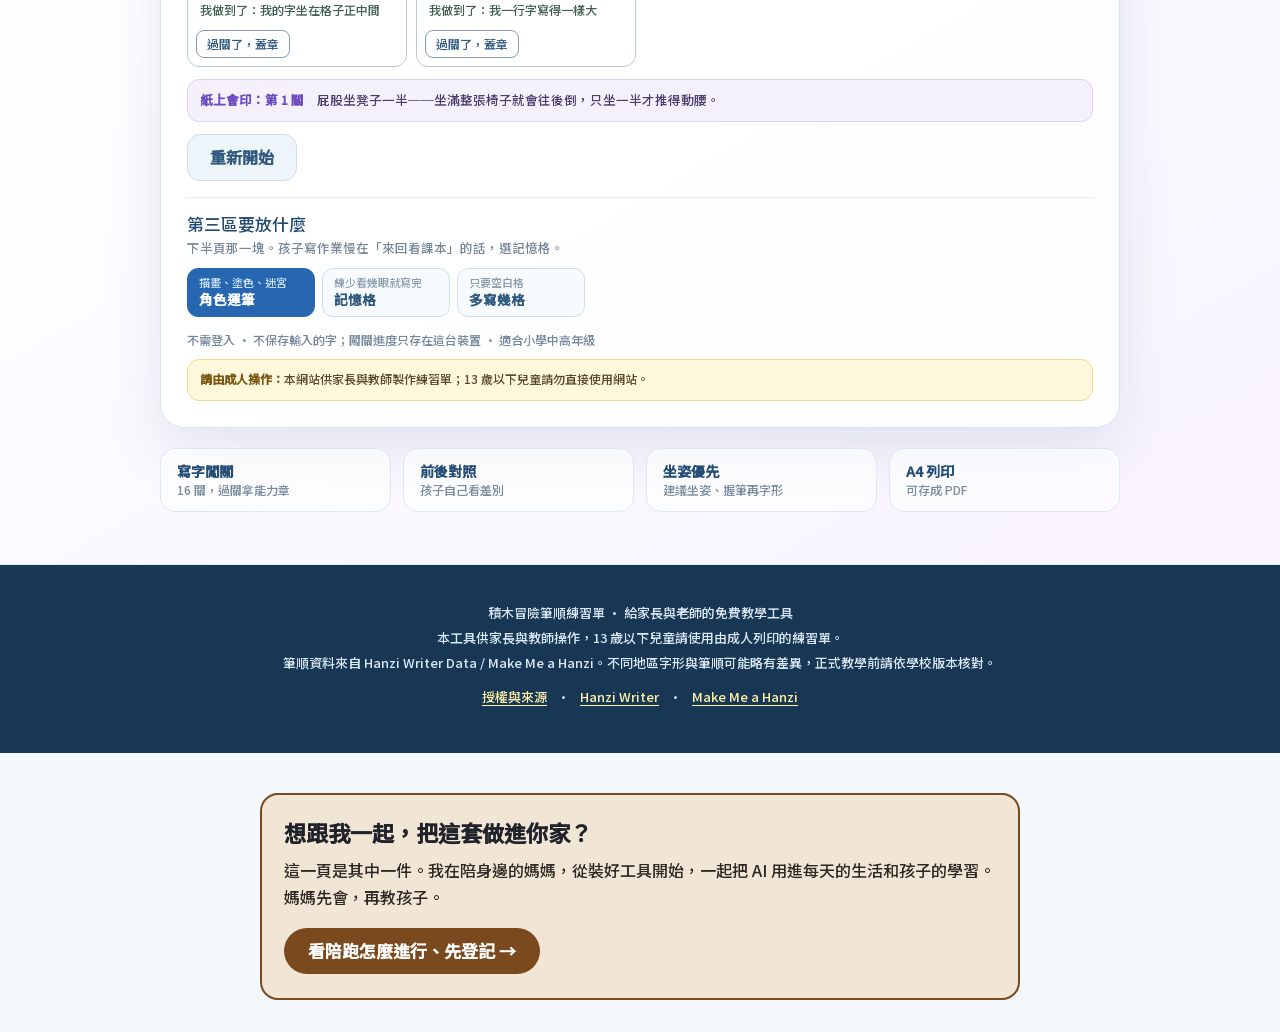
<file: hanzi/index.html>
<!doctype html>
<html lang="zh-Hant">
  <head>
    <meta charset="UTF-8" />
    <meta name="viewport" content="width=device-width, initial-scale=1" />
    <title>積木冒險筆順練習單</title>
    <meta name="description" content="輸入生字或 1～4 字語詞，自動產生筆順、部首與 A4 練習單；坐姿、握筆、字形 16 關寫字闖關，過關拿能力章。" />
    <link rel="canonical" href="https://viviennelu712.github.io/hanzi/" />
    <meta property="og:type" content="website" />
    <meta property="og:locale" content="zh_TW" />
    <meta property="og:title" content="積木冒險筆順練習單" />
    <meta property="og:description" content="輸入生字或 1～4 字語詞，自動產生筆順、部首與 A4 練習單；坐姿、握筆、字形 16 關寫字闖關，過關拿能力章。" />
    <meta property="og:url" content="https://viviennelu712.github.io/hanzi/" />
    <meta property="og:image" content="https://viviennelu712.github.io/hanzi/og.png" />
    <meta property="og:image:width" content="1731" />
    <meta property="og:image:height" content="909" />
    <meta property="og:image:alt" content="積木冒險筆順練習單" />
    <meta name="twitter:card" content="summary_large_image" />
    <meta name="twitter:title" content="積木冒險筆順練習單" />
    <meta name="twitter:description" content="輸入生字或語詞，印出筆順與 16 關寫字闖關 A4 練習單。" />
    <meta name="twitter:image" content="https://viviennelu712.github.io/hanzi/og.png" />
    <link rel="stylesheet" href="./worksheet.css" />
    <script type="module" crossorigin src="./assets/index-WOm5llx4.js"></script>
  </head>
  <body>
    <div id="root"></div>
  <!-- 陪跑入口（每個單頁都有） -->
<style>
.vjoin{max-width:760px;margin:40px auto 32px;padding:24px 22px;border-radius:18px;border:2px solid var(--accent,#7A4A1E);background:var(--accent-soft,#F1E6D6);color:var(--ink,#16130E);font-family:inherit;box-sizing:border-box;width:calc(100% - 32px)}
.vjoin h2{margin:0 0 8px;font-size:22px;line-height:1.35}
.vjoin p{margin:0 0 16px;font-size:16px;line-height:1.7;color:var(--ink-2,#2E2922)}
.vjoin a{display:inline-block;padding:13px 24px;border-radius:999px;background:var(--accent,#7A4A1E);color:#fff;font-size:17px;font-weight:700;text-decoration:none}
.vjoin a:hover{filter:brightness(.92)}
@media (prefers-color-scheme:dark){.vjoin a{color:#111}}
@media print{.vjoin{display:none}}
</style>
<section class="vjoin" aria-label="陪跑">
  <h2>想跟我一起，把這套做進你家？</h2>
  <p>這一頁是其中一件。我在陪身邊的媽媽，從裝好工具開始，一起把 AI 用進每天的生活和孩子的學習。媽媽先會，再教孩子。</p>
  <a href="https://viviennelu712.github.io/#join">看陪跑怎麼進行、先登記 →</a>
</section>
</body>
</html>
</file>
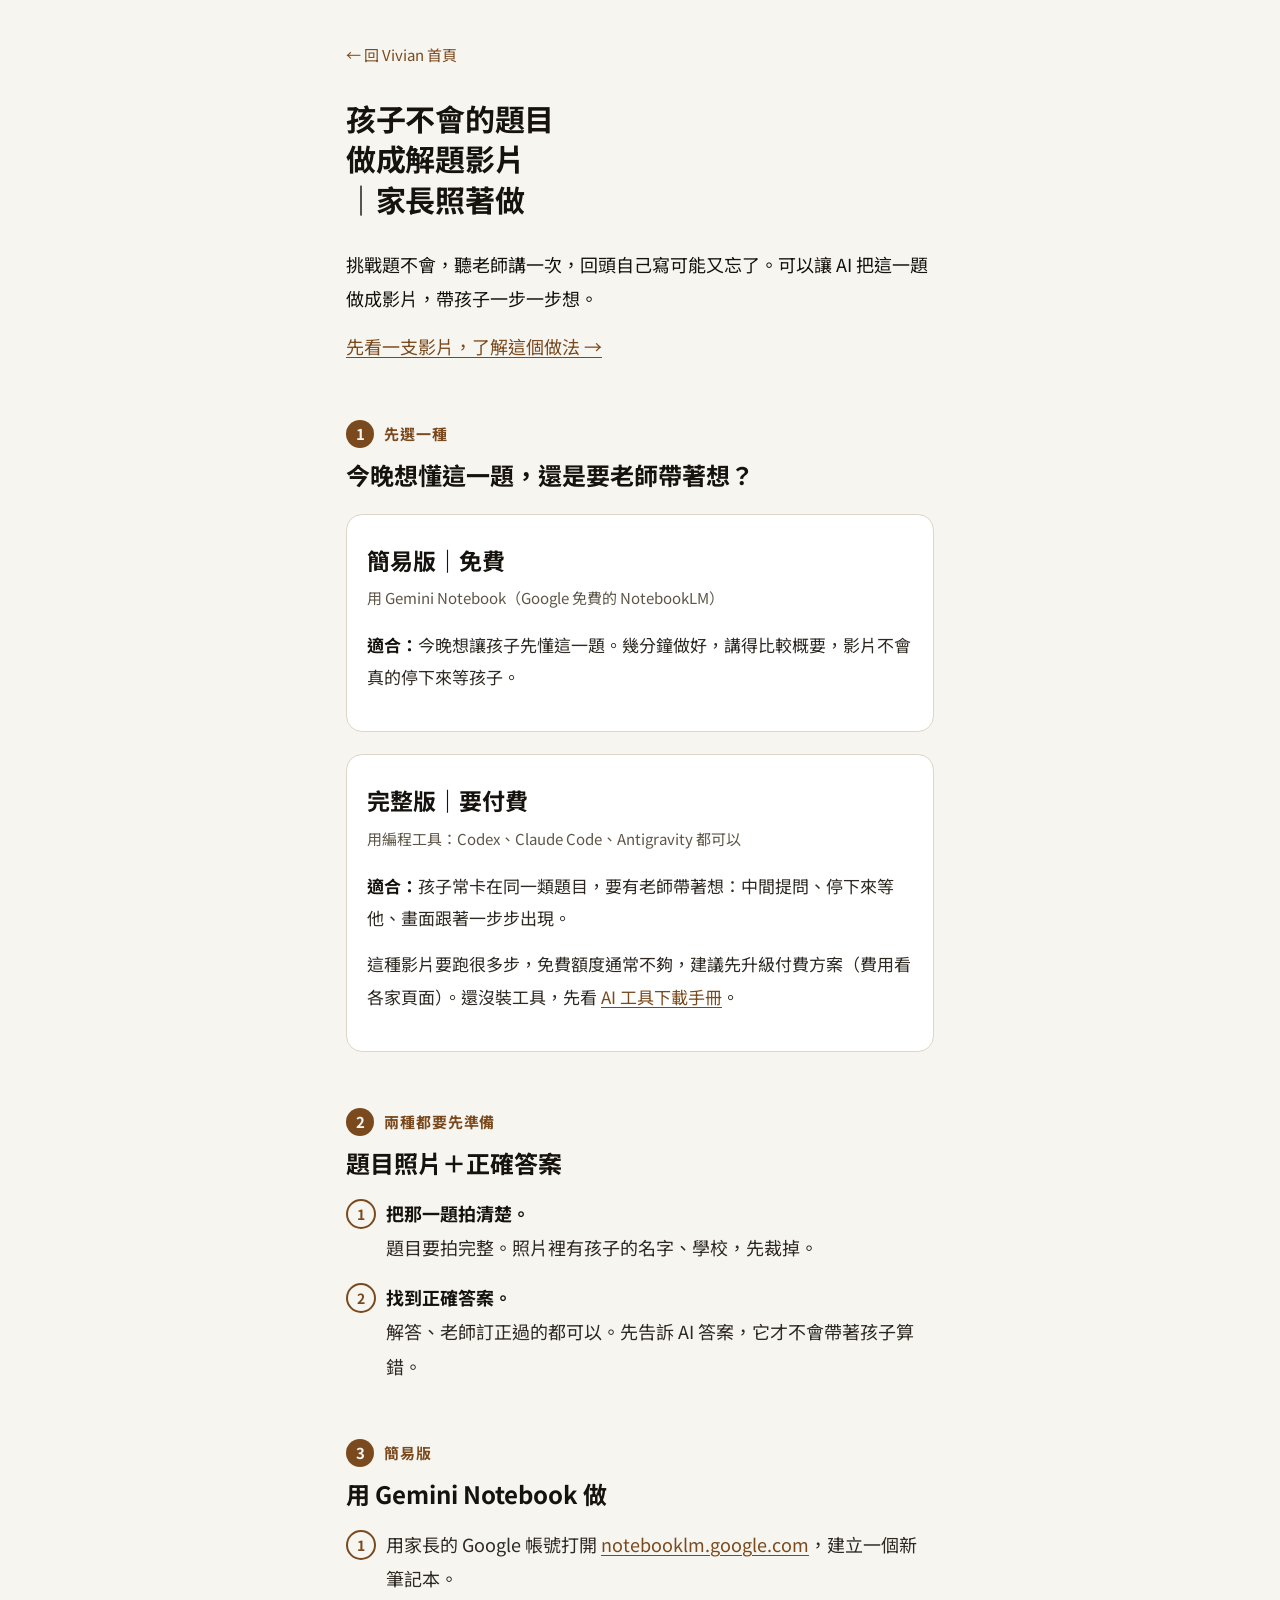
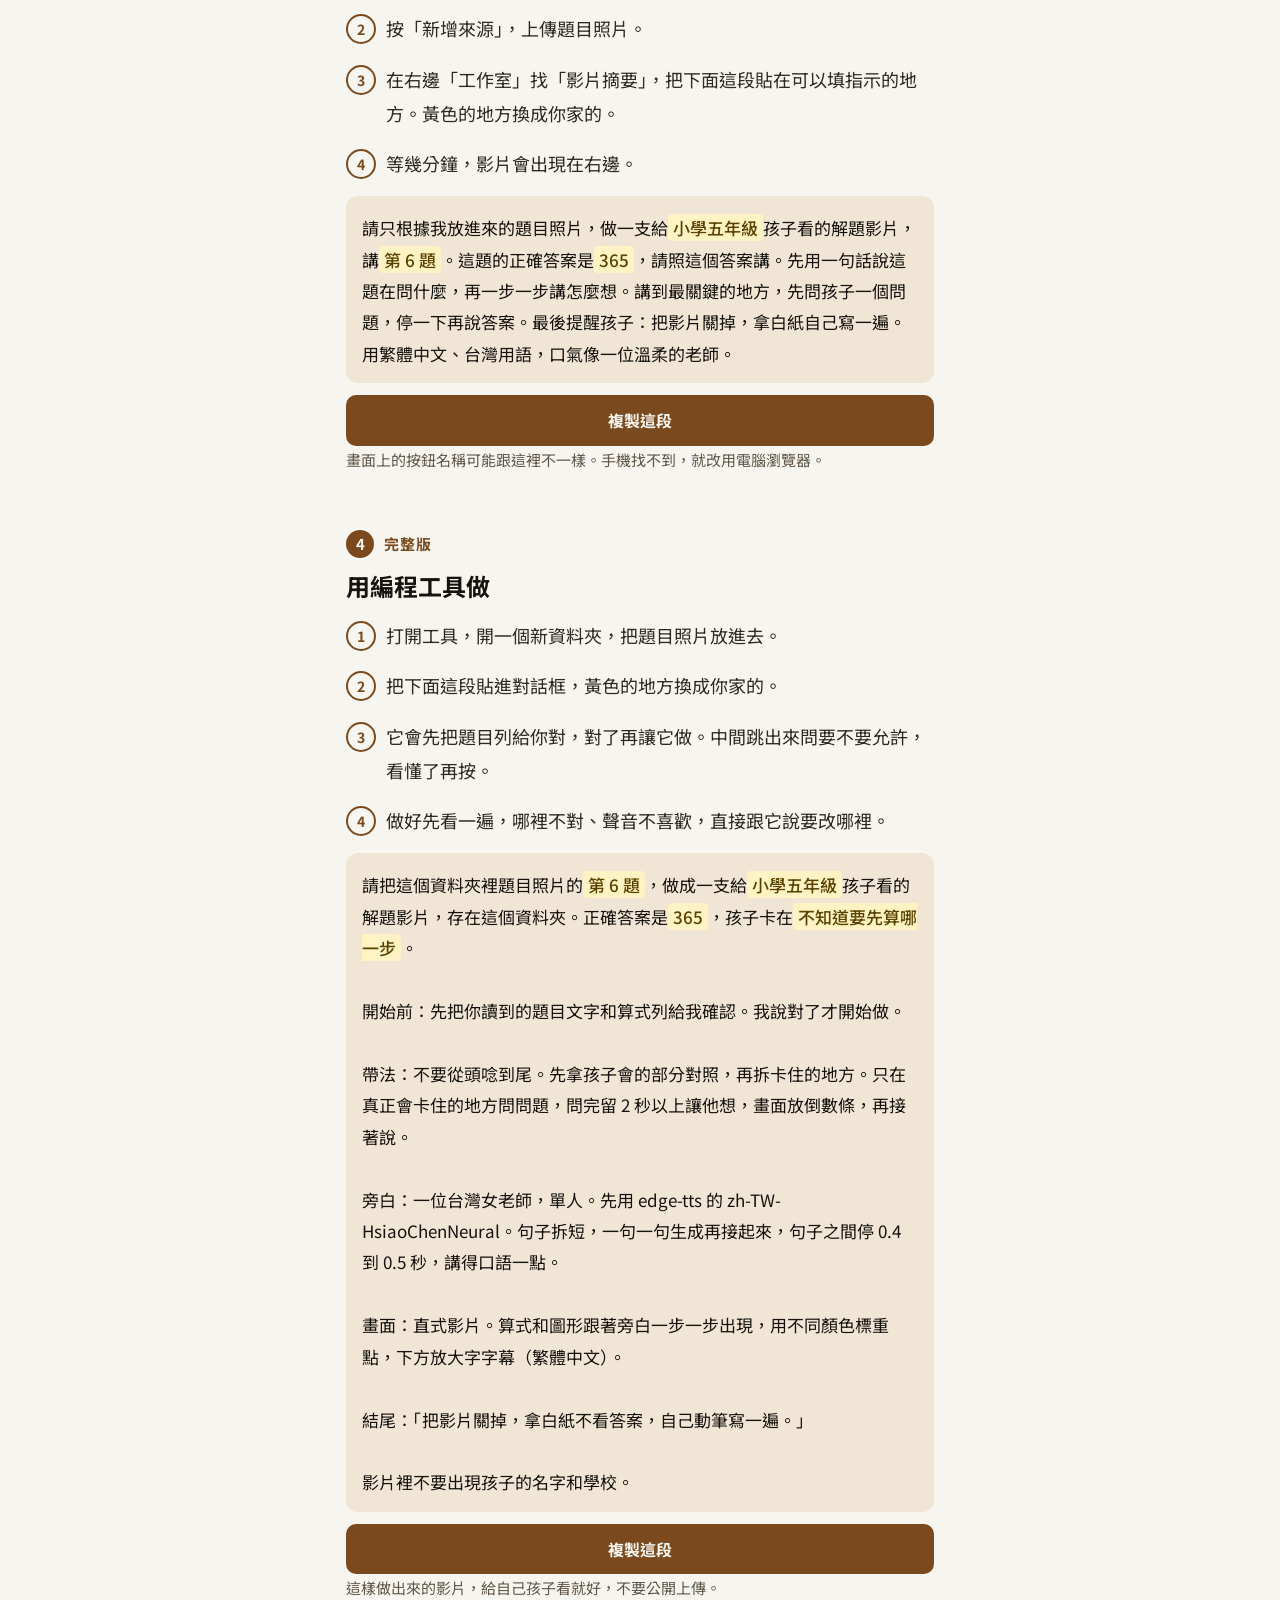
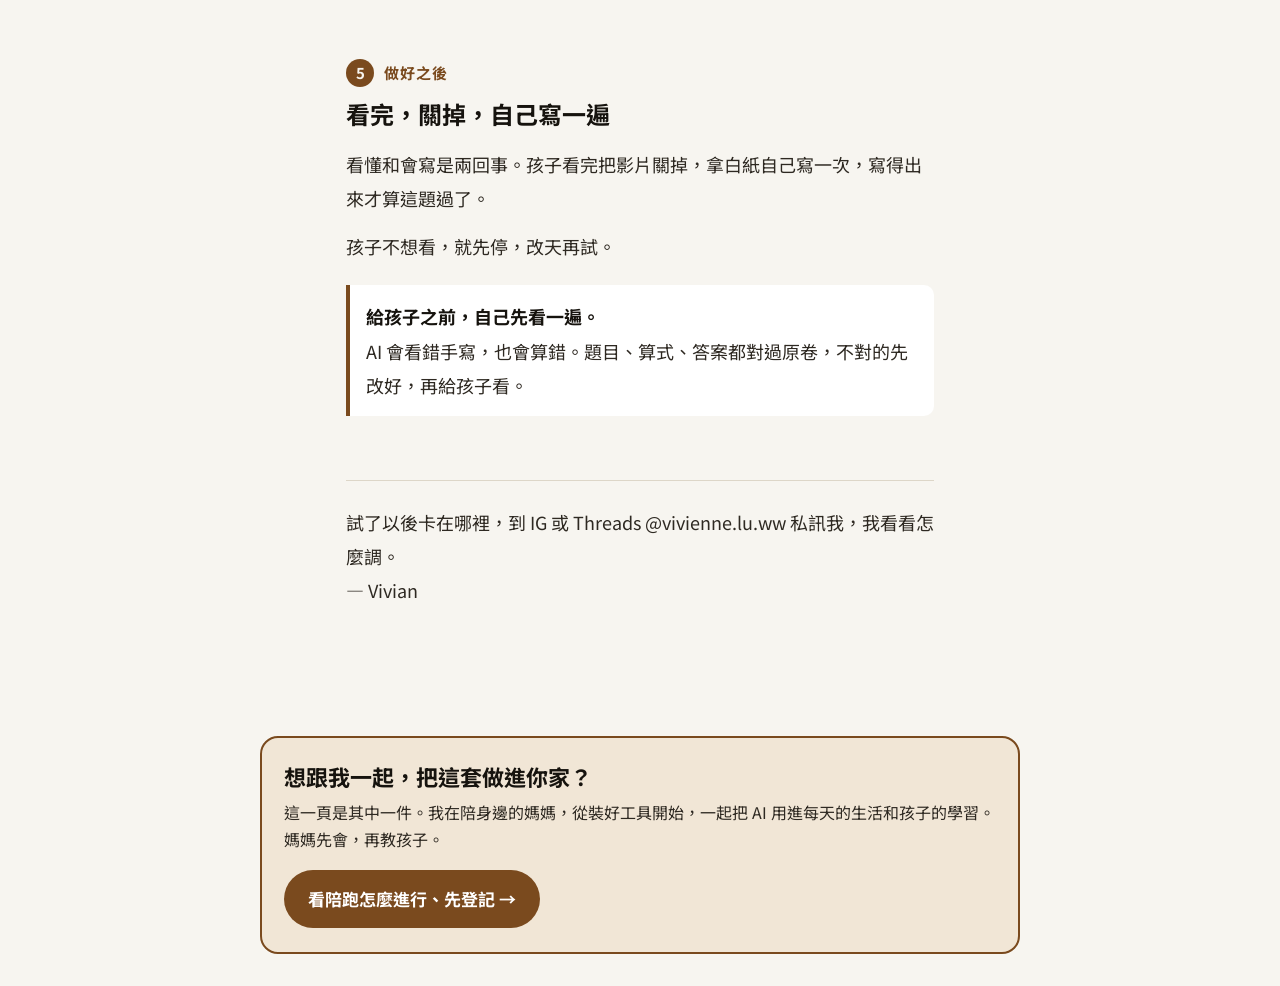
<file: math-video/index.html>
<!doctype html>
<html lang="zh-Hant">
<head>
<meta charset="utf-8">
<meta name="viewport" content="width=device-width,initial-scale=1">
<title>孩子不會的題目，做成解題影片｜家長照著做</title>
<meta name="description" content="考卷上不會的那一題，讓 AI 做成一支影片，帶孩子一步一步想。免費和付費兩種做法，都有提示詞可以複製。">
<meta property="og:type" content="website">
<meta property="og:url" content="https://viviennelu712.github.io/math-video/">
<meta property="og:title" content="孩子不會的題目，做成解題影片｜家長照著做">
<meta property="og:description" content="考卷上不會的那一題，讓 AI 做成一支影片，帶孩子一步一步想。免費和付費兩種做法，都有提示詞可以複製。">
<meta property="og:image" content="https://viviennelu712.github.io/math-video/og.png">
<meta property="og:image:width" content="1200">
<meta property="og:image:height" content="630">
<meta property="og:image:alt" content="孩子不會的題目，做成解題影片，家長照著做。">
<meta name="twitter:card" content="summary_large_image">
<link rel="icon" href="../favicon.svg" type="image/svg+xml">
<link rel="icon" href="../favicon-32.png" sizes="32x32" type="image/png">
<link rel="apple-touch-icon" href="../apple-touch-icon.png">
<link rel="manifest" href="../site.webmanifest">
<link rel="preconnect" href="https://fonts.googleapis.com">
<link rel="preconnect" href="https://fonts.gstatic.com" crossorigin>
<link rel="stylesheet" href="https://fonts.googleapis.com/css2?family=Noto+Sans+TC:wght@400;500;700&display=swap">
<style>
  :root{
    --paper:#F7F5F0; --surface:#FFFFFF; --ink:#16130E; --ink-2:#2E2922;
    --muted:#5E5648; --rule:#DDD6C8; --accent:#7A4A1E; --accent-soft:#F1E6D6;
    --blank:#FFF3C4; --blank-ink:#5A4300;
  }
  @media (prefers-color-scheme: dark){
    :root{ --paper:#14120E; --surface:#1E1B15; --ink:#F4EFE6; --ink-2:#E2DACB;
      --muted:#B3A995; --rule:#3A342A; --accent:#E2AE6E; --accent-soft:#2C251B;
      --blank:#4A3B10; --blank-ink:#FFE7A0; }
  }
  *{box-sizing:border-box}
  body{margin:0;background:var(--paper);color:var(--ink);
    font-family:"Noto Sans TC","PingFang TC",system-ui,sans-serif;
    font-weight:400;font-size:18px;line-height:1.9;-webkit-font-smoothing:antialiased}
  .wrap{max-width:620px;margin:0 auto;padding:36px 16px 88px}
  .back{display:inline-block;font-size:15px;color:var(--accent);text-decoration:none;margin-bottom:28px}

  h1{font-size:30px;font-weight:700;line-height:1.35;margin:0 0 28px;letter-spacing:-.01em}
  p{margin:0 0 14px}

  .part{margin-top:56px}
  .part-label{display:flex;align-items:center;gap:10px;font-size:15px;font-weight:700;
    color:var(--accent);letter-spacing:.06em;margin-bottom:10px}
  .part-label .n{display:inline-grid;place-items:center;width:28px;height:28px;border-radius:50%;
    background:var(--accent);color:var(--paper);font-size:15px;letter-spacing:0}
  h2{font-size:24px;font-weight:700;line-height:1.4;margin:0 0 16px}

  .story p{color:var(--ink-2)}
  .big{font-size:21px;font-weight:700;color:var(--ink);line-height:1.6;margin:0 0 18px}

  .steps{list-style:none;margin:0;padding:0;counter-reset:s}
  .steps li{position:relative;padding-left:40px;margin-bottom:16px;color:var(--ink-2)}
  .steps li::before{counter-increment:s;content:counter(s);position:absolute;left:0;top:3px;
    width:26px;height:26px;border-radius:50%;border:2px solid var(--accent);color:var(--accent);
    font-size:14px;font-weight:700;display:grid;place-items:center;line-height:1}
  .steps b{color:var(--ink)}

  /* NotebookLM 畫面示意 */
  .nlm{display:grid;grid-template-columns:1fr 1.5fr 1fr;gap:6px;margin:18px 0 10px;
    border:1px solid var(--rule);border-radius:12px;padding:6px;background:var(--surface)}
  .nlm div{border-radius:8px;padding:12px 8px;text-align:center;font-size:14px;line-height:1.5;
    background:var(--paper);color:var(--muted)}
  .nlm div b{display:block;font-size:16px;color:var(--ink);margin-bottom:4px}
  .nlm .mid{background:var(--accent-soft);color:var(--ink-2);outline:2px solid var(--accent)}
  .nlm-cap{font-size:15px;color:var(--muted);margin:0 0 6px}

  .subject{background:var(--surface);border:1px solid var(--rule);border-radius:16px;
    padding:24px 20px;margin-top:22px}
  .subject h3{font-size:23px;font-weight:700;margin:0 0 2px}
  .where{font-size:15px;color:var(--muted);margin:0 0 16px}
  .fit{font-size:17px;color:var(--ink-2);margin:0 0 14px}
  .fit b{color:var(--ink)}
  .or{font-size:15px;font-weight:700;color:var(--accent);margin:22px 0 8px}

  .prompt{background:var(--accent-soft);border-radius:12px;padding:16px 16px 14px;margin:6px 0 0;
    font-size:17px;line-height:1.85;color:var(--ink)}
  .prompt .blank{background:var(--blank);color:var(--blank-ink);border-radius:4px;padding:1px 5px;font-weight:500}
  .copy{display:block;width:100%;margin-top:12px;font:inherit;font-size:16px;font-weight:700;
    color:var(--paper);background:var(--accent);border:0;border-radius:10px;padding:10px 14px;cursor:pointer}
  .copy:focus-visible{outline:3px solid var(--ink);outline-offset:2px}

  .use{margin:18px 0 0;padding:0;list-style:none}
  .use li{position:relative;padding-left:22px;margin-bottom:6px;color:var(--ink-2);font-size:17px}
  .use li::before{content:"";position:absolute;left:4px;top:.75em;width:8px;height:8px;border-radius:50%;background:var(--accent)}
  .use-title{font-size:15px;font-weight:700;color:var(--ink);margin:18px 0 6px}

  .tip{border-left:4px solid var(--accent);background:var(--surface);border-radius:0 10px 10px 0;
    padding:14px 16px;margin-top:22px;color:var(--ink-2)}
  .tip b{color:var(--ink)}

  footer{margin-top:64px;padding-top:24px;border-top:1px solid var(--rule);color:var(--ink-2)}

  a{color:var(--accent);text-underline-offset:3px;overflow-wrap:anywhere}
  a:focus-visible{outline:3px solid var(--ink);outline-offset:3px}
  .steps .copy{margin-bottom:6px}
</style>
</head>

<body>
<main class="wrap">
  <a class="back" href="../">← 回 Vivian 首頁</a>
  <h1>孩子不會的題目<br>做成解題影片<br>｜家長照著做</h1>
  <p>挑戰題不會，聽老師講一次，回頭自己寫可能又忘了。可以讓 AI 把這一題做成影片，帶孩子一步一步想。</p>
  <p><a href="https://youtube.com/shorts/EP-exexS9rM">先看一支影片，了解這個做法 →</a></p>

  <section class="part" aria-labelledby="pick-title">
    <div class="part-label"><span class="n">1</span>先選一種</div>
    <h2 id="pick-title">今晚想懂這一題，還是要老師帶著想？</h2>
    <div class="subject">
      <h3>簡易版｜免費</h3>
      <p class="where">用 Gemini Notebook（Google 免費的 NotebookLM）</p>
      <p class="fit"><b>適合：</b>今晚想讓孩子先懂這一題。幾分鐘做好，講得比較概要，影片不會真的停下來等孩子。</p>
    </div>
    <div class="subject">
      <h3>完整版｜要付費</h3>
      <p class="where">用編程工具：Codex、Claude Code、Antigravity 都可以</p>
      <p class="fit"><b>適合：</b>孩子常卡在同一類題目，要有老師帶著想：中間提問、停下來等他、畫面跟著一步步出現。</p>
      <p class="fit">這種影片要跑很多步，免費額度通常不夠，建議先升級付費方案（費用看各家頁面）。還沒裝工具，先看 <a href="../ai-setup/">AI 工具下載手冊</a>。</p>
    </div>
  </section>

  <section class="part" aria-labelledby="ready-title">
    <div class="part-label"><span class="n">2</span>兩種都要先準備</div>
    <h2 id="ready-title">題目照片＋正確答案</h2>
    <ol class="steps">
      <li><b>把那一題拍清楚。</b><br>題目要拍完整。照片裡有孩子的名字、學校，先裁掉。</li>
      <li><b>找到正確答案。</b><br>解答、老師訂正過的都可以。先告訴 AI 答案，它才不會帶著孩子算錯。</li>
    </ol>
  </section>

  <section class="part" aria-labelledby="easy-title">
    <div class="part-label"><span class="n">3</span>簡易版</div>
    <h2 id="easy-title">用 Gemini Notebook 做</h2>
    <ol class="steps">
      <li>用家長的 Google 帳號打開 <a href="https://notebooklm.google.com/">notebooklm.google.com</a>，建立一個新筆記本。</li>
      <li>按「新增來源」，上傳題目照片。</li>
      <li>在右邊「工作室」找「影片摘要」，把下面這段貼在可以填指示的地方。黃色的地方換成你家的。</li>
      <li>等幾分鐘，影片會出現在右邊。</li>
    </ol>
    <div class="prompt" id="easy">請只根據我放進來的題目照片，做一支給<span class="blank">小學五年級</span>孩子看的解題影片，講<span class="blank">第 6 題</span>。這題的正確答案是<span class="blank">365</span>，請照這個答案講。先用一句話說這題在問什麼，再一步一步講怎麼想。講到最關鍵的地方，先問孩子一個問題，停一下再說答案。最後提醒孩子：把影片關掉，拿白紙自己寫一遍。用繁體中文、台灣用語，口氣像一位溫柔的老師。</div>
    <button type="button" class="copy" data-for="easy" aria-live="polite">複製這段</button>
    <p class="where">畫面上的按鈕名稱可能跟這裡不一樣。手機找不到，就改用電腦瀏覽器。</p>
  </section>

  <section class="part" aria-labelledby="full-title">
    <div class="part-label"><span class="n">4</span>完整版</div>
    <h2 id="full-title">用編程工具做</h2>
    <ol class="steps">
      <li>打開工具，開一個新資料夾，把題目照片放進去。</li>
      <li>把下面這段貼進對話框，黃色的地方換成你家的。</li>
      <li>它會先把題目列給你對，對了再讓它做。中間跳出來問要不要允許，看懂了再按。</li>
      <li>做好先看一遍，哪裡不對、聲音不喜歡，直接跟它說要改哪裡。</li>
    </ol>
    <div class="prompt" id="full">請把這個資料夾裡題目照片的<span class="blank">第 6 題</span>，做成一支給<span class="blank">小學五年級</span>孩子看的解題影片，存在這個資料夾。正確答案是<span class="blank">365</span>，孩子卡在<span class="blank">不知道要先算哪一步</span>。
<br><br>開始前：先把你讀到的題目文字和算式列給我確認。我說對了才開始做。
<br><br>帶法：不要從頭唸到尾。先拿孩子會的部分對照，再拆卡住的地方。只在真正會卡住的地方問問題，問完留 2 秒以上讓他想，畫面放倒數條，再接著說。
<br><br>旁白：一位台灣女老師，單人。先用 edge-tts 的 zh-TW-HsiaoChenNeural。句子拆短，一句一句生成再接起來，句子之間停 0.4 到 0.5 秒，講得口語一點。
<br><br>畫面：直式影片。算式和圖形跟著旁白一步一步出現，用不同顏色標重點，下方放大字字幕（繁體中文）。
<br><br>結尾：「把影片關掉，拿白紙不看答案，自己動筆寫一遍。」
<br><br>影片裡不要出現孩子的名字和學校。</div>
    <button type="button" class="copy" data-for="full" aria-live="polite">複製這段</button>
    <p class="where">這樣做出來的影片，給自己孩子看就好，不要公開上傳。</p>
  </section>

  <section class="part story" aria-labelledby="after-title">
    <div class="part-label"><span class="n">5</span>做好之後</div>
    <h2 id="after-title">看完，關掉，自己寫一遍</h2>
    <p>看懂和會寫是兩回事。孩子看完把影片關掉，拿白紙自己寫一次，寫得出來才算這題過了。</p>
    <p>孩子不想看，就先停，改天再試。</p>
    <div class="tip"><b>給孩子之前，自己先看一遍。</b><br>AI 會看錯手寫，也會算錯。題目、算式、答案都對過原卷，不對的先改好，再給孩子看。</div>
  </section>

  <footer>
    試了以後卡在哪裡，到 IG 或 Threads @vivienne.lu.ww 私訊我，我看看怎麼調。<br>— Vivian
  </footer>
</main>
<script>
  document.querySelectorAll('.copy').forEach(function(button){
    button.addEventListener('click',async function(){
      var text=document.getElementById(button.dataset.for).textContent.trim();
      var copied=false;
      try{
        if(navigator.clipboard){await navigator.clipboard.writeText(text);copied=true;}
      }catch(error){}
      if(!copied){copied=fallback(text);}
      clearTimeout(button.resetTimer);
      button.textContent=copied?'已複製，去貼上吧':'沒複製成功，請長按上方文字複製';
      button.resetTimer=setTimeout(function(){button.textContent='複製這段'},3500);
    });
  });
  function fallback(text){
    var field=document.createElement('textarea');
    field.value=text;field.readOnly=true;
    field.style.cssText='position:fixed;top:0;left:0;opacity:0;font-size:16px';
    document.body.appendChild(field);field.select();field.setSelectionRange(0,text.length);
    var copied=false;
    try{copied=document.execCommand('copy');}catch(error){}
    field.remove();return copied;
  }
</script>
<!-- 陪跑入口（每個單頁都有） -->
<style>
.vjoin{max-width:760px;margin:40px auto 32px;padding:24px 22px;border-radius:18px;border:2px solid var(--accent,#7A4A1E);background:var(--accent-soft,#F1E6D6);color:var(--ink,#16130E);font-family:inherit;box-sizing:border-box;width:calc(100% - 32px)}
.vjoin h2{margin:0 0 8px;font-size:22px;line-height:1.35}
.vjoin p{margin:0 0 16px;font-size:16px;line-height:1.7;color:var(--ink-2,#2E2922)}
.vjoin a{display:inline-block;padding:13px 24px;border-radius:999px;background:var(--accent,#7A4A1E);color:#fff;font-size:17px;font-weight:700;text-decoration:none}
.vjoin a:hover{filter:brightness(.92)}
@media (prefers-color-scheme:dark){.vjoin a{color:#111}}
@media print{.vjoin{display:none}}
</style>
<section class="vjoin" aria-label="陪跑">
  <h2>想跟我一起，把這套做進你家？</h2>
  <p>這一頁是其中一件。我在陪身邊的媽媽，從裝好工具開始，一起把 AI 用進每天的生活和孩子的學習。媽媽先會，再教孩子。</p>
  <a href="https://viviennelu712.github.io/#join">看陪跑怎麼進行、先登記 →</a>
</section>
</body>
</html>
</file>
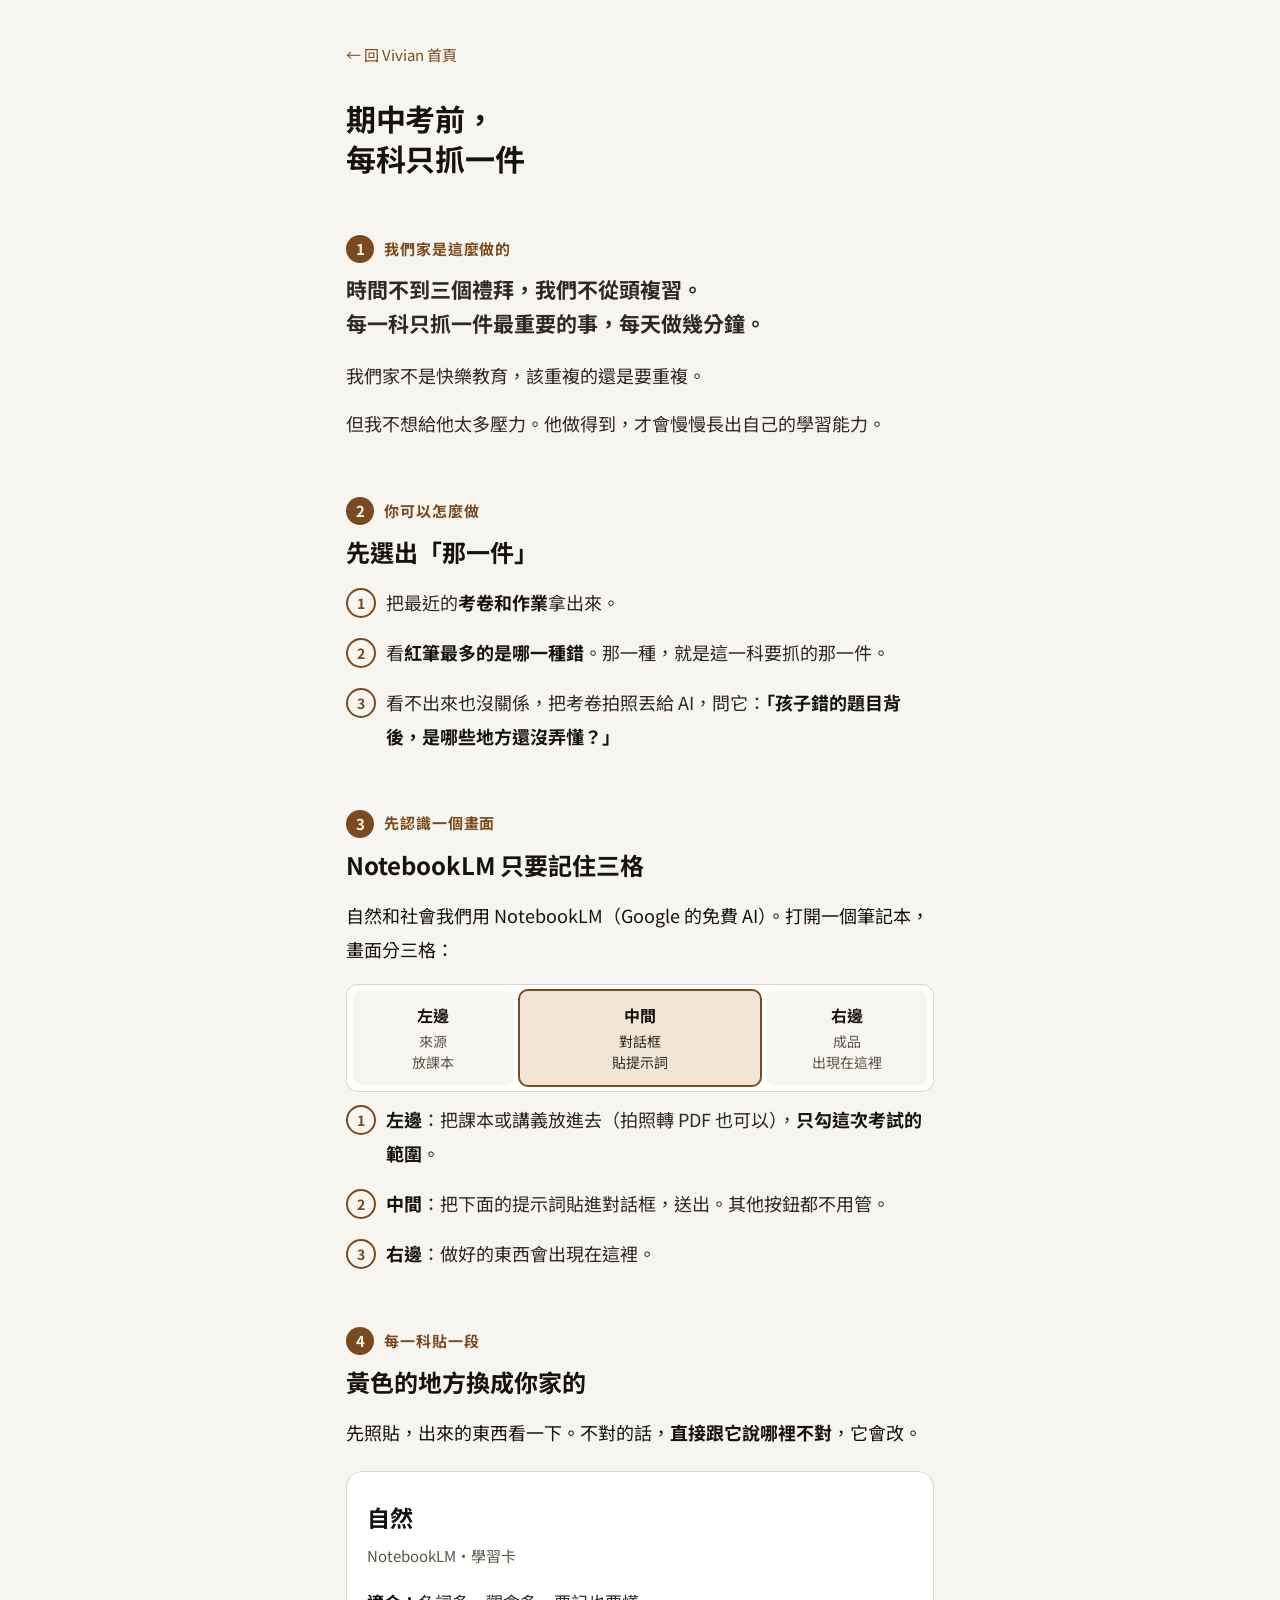
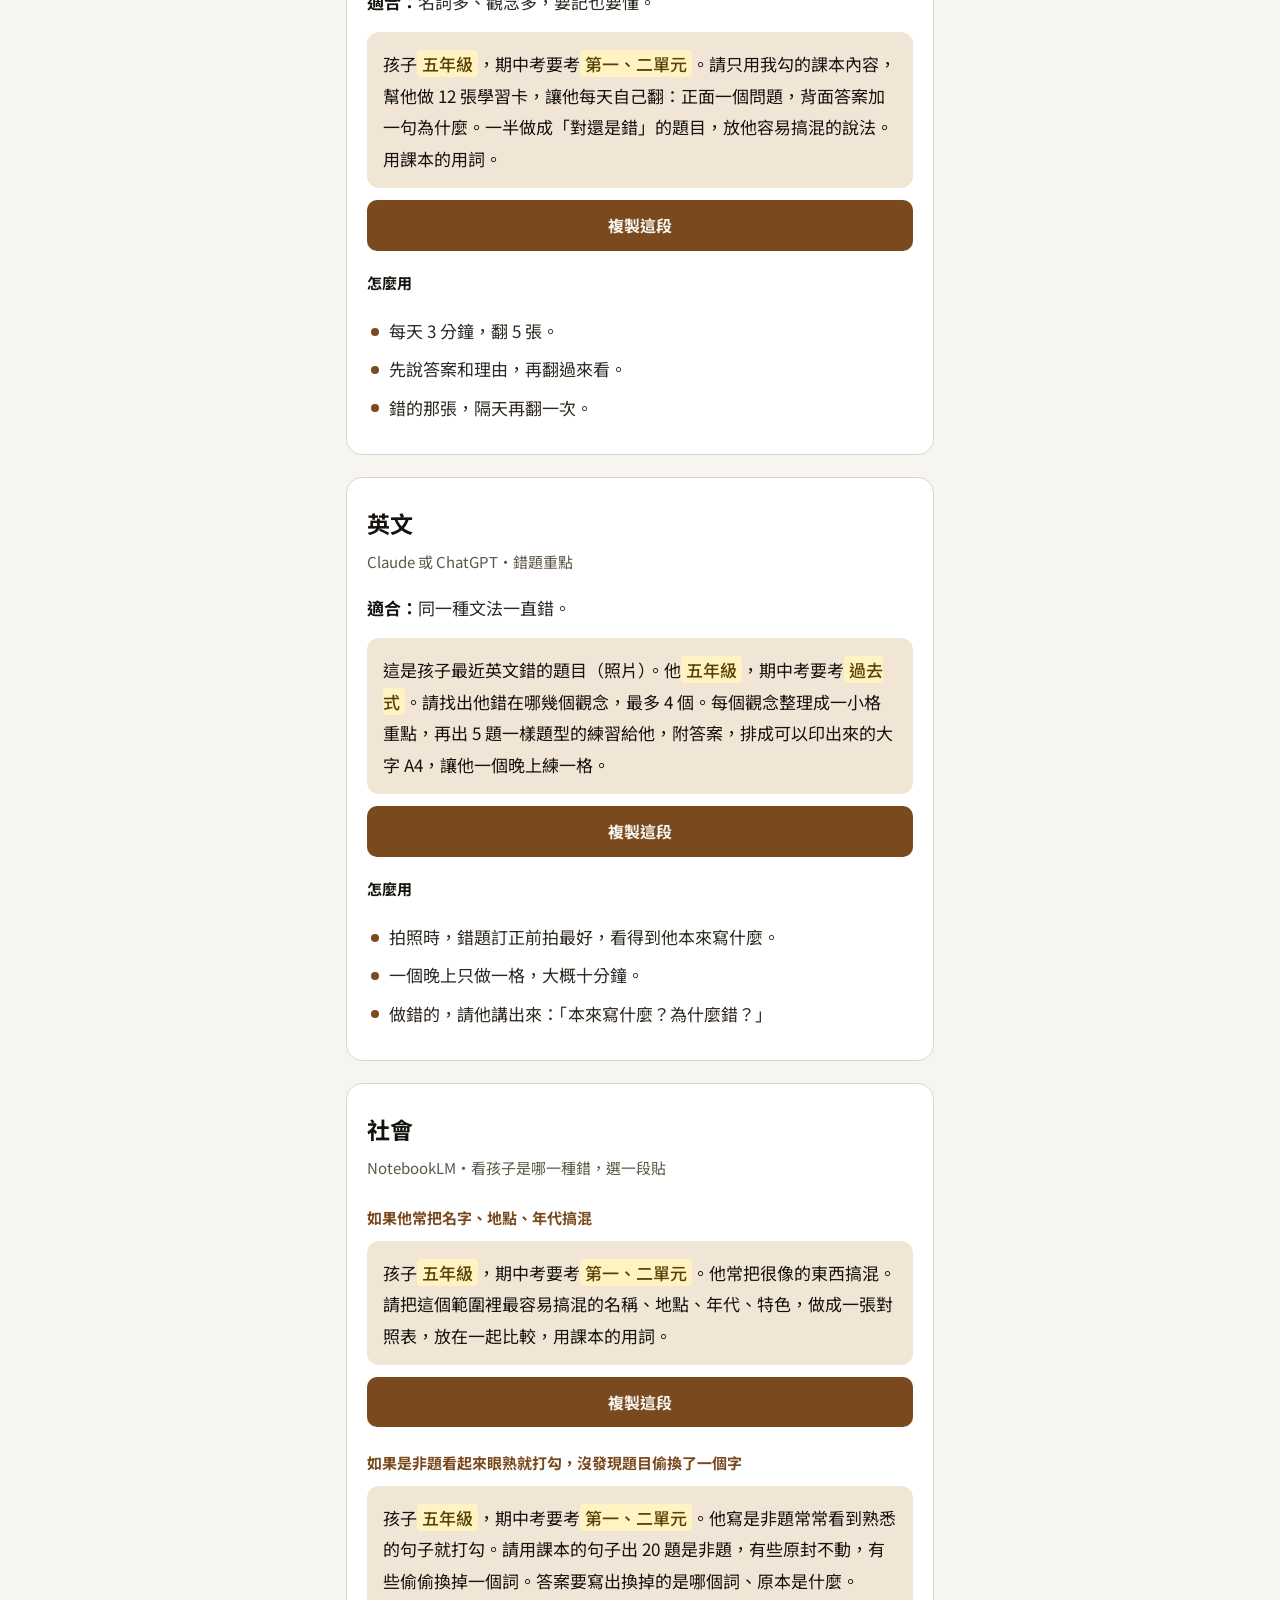
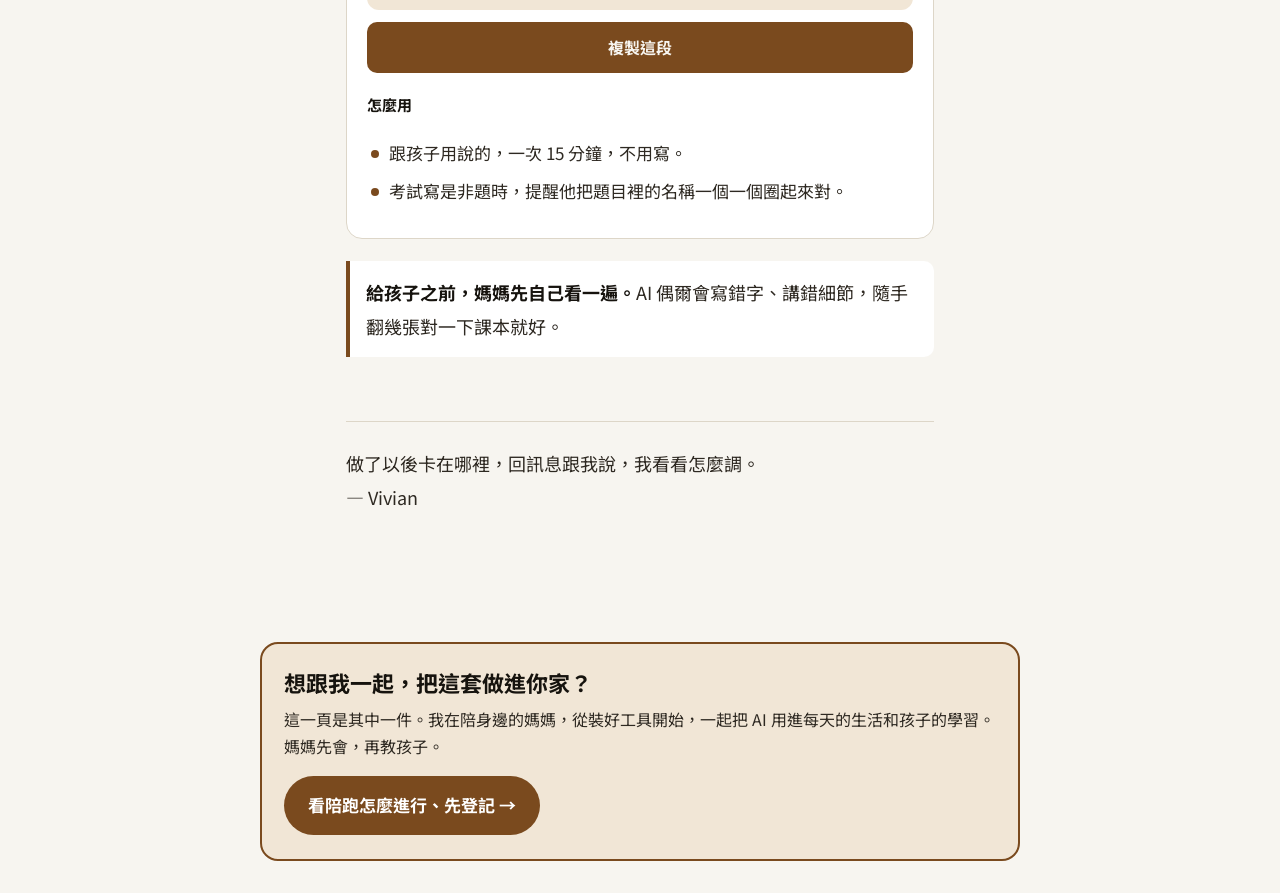
<file: midterm/index.html>
<!doctype html>
<html lang="zh-Hant">
<head>
<meta charset="utf-8">
<meta name="viewport" content="width=device-width,initial-scale=1">
<title>考前每科一件</title>
<meta name="description" content="期中考剩不到三個禮拜，不從頭複習，每科只抓一件最重要的事，每天幾分鐘。自然、英文、社會各一段可以直接貼的提示詞。">
<link rel="icon" href="../favicon.svg" type="image/svg+xml">
<link rel="icon" href="../favicon-32.png" sizes="32x32" type="image/png">
<link rel="apple-touch-icon" href="../apple-touch-icon.png">
<link rel="manifest" href="../site.webmanifest">
<link rel="preconnect" href="https://fonts.googleapis.com">
<link rel="preconnect" href="https://fonts.gstatic.com" crossorigin>
<link rel="stylesheet" href="https://fonts.googleapis.com/css2?family=Noto+Sans+TC:wght@400;500;700&display=swap">
<style>
  :root{
    --paper:#F7F5F0; --surface:#FFFFFF; --ink:#16130E; --ink-2:#2E2922;
    --muted:#5E5648; --rule:#DDD6C8; --accent:#7A4A1E; --accent-soft:#F1E6D6;
    --blank:#FFF3C4; --blank-ink:#5A4300;
  }
  @media (prefers-color-scheme: dark){
    :root{ --paper:#14120E; --surface:#1E1B15; --ink:#F4EFE6; --ink-2:#E2DACB;
      --muted:#B3A995; --rule:#3A342A; --accent:#E2AE6E; --accent-soft:#2C251B;
      --blank:#4A3B10; --blank-ink:#FFE7A0; }
  }
  *{box-sizing:border-box}
  body{margin:0;background:var(--paper);color:var(--ink);
    font-family:"Noto Sans TC","PingFang TC",system-ui,sans-serif;
    font-weight:400;font-size:18px;line-height:1.9;-webkit-font-smoothing:antialiased}
  .wrap{max-width:620px;margin:0 auto;padding:36px 16px 88px}
  .back{display:inline-block;font-size:15px;color:var(--accent);text-decoration:none;margin-bottom:28px}

  h1{font-size:30px;font-weight:700;line-height:1.35;margin:0 0 28px;letter-spacing:-.01em}
  p{margin:0 0 14px}

  .part{margin-top:56px}
  .part-label{display:flex;align-items:center;gap:10px;font-size:15px;font-weight:700;
    color:var(--accent);letter-spacing:.06em;margin-bottom:10px}
  .part-label .n{display:inline-grid;place-items:center;width:28px;height:28px;border-radius:50%;
    background:var(--accent);color:var(--paper);font-size:15px;letter-spacing:0}
  h2{font-size:24px;font-weight:700;line-height:1.4;margin:0 0 16px}

  .story p{color:var(--ink-2)}
  .big{font-size:21px;font-weight:700;color:var(--ink);line-height:1.6;margin:0 0 18px}

  .steps{list-style:none;margin:0;padding:0;counter-reset:s}
  .steps li{position:relative;padding-left:40px;margin-bottom:16px;color:var(--ink-2)}
  .steps li::before{counter-increment:s;content:counter(s);position:absolute;left:0;top:3px;
    width:26px;height:26px;border-radius:50%;border:2px solid var(--accent);color:var(--accent);
    font-size:14px;font-weight:700;display:grid;place-items:center;line-height:1}
  .steps b{color:var(--ink)}

  /* NotebookLM 畫面示意 */
  .nlm{display:grid;grid-template-columns:1fr 1.5fr 1fr;gap:6px;margin:18px 0 10px;
    border:1px solid var(--rule);border-radius:12px;padding:6px;background:var(--surface)}
  .nlm div{border-radius:8px;padding:12px 8px;text-align:center;font-size:14px;line-height:1.5;
    background:var(--paper);color:var(--muted)}
  .nlm div b{display:block;font-size:16px;color:var(--ink);margin-bottom:4px}
  .nlm .mid{background:var(--accent-soft);color:var(--ink-2);outline:2px solid var(--accent)}
  .nlm-cap{font-size:15px;color:var(--muted);margin:0 0 6px}

  .subject{background:var(--surface);border:1px solid var(--rule);border-radius:16px;
    padding:24px 20px;margin-top:22px}
  .subject h3{font-size:23px;font-weight:700;margin:0 0 2px}
  .where{font-size:15px;color:var(--muted);margin:0 0 16px}
  .fit{font-size:17px;color:var(--ink-2);margin:0 0 14px}
  .fit b{color:var(--ink)}
  .or{font-size:15px;font-weight:700;color:var(--accent);margin:22px 0 8px}

  .prompt{background:var(--accent-soft);border-radius:12px;padding:16px 16px 14px;margin:6px 0 0;
    font-size:17px;line-height:1.85;color:var(--ink)}
  .prompt .blank{background:var(--blank);color:var(--blank-ink);border-radius:4px;padding:1px 5px;font-weight:500}
  .copy{display:block;width:100%;margin-top:12px;font:inherit;font-size:16px;font-weight:700;
    color:var(--paper);background:var(--accent);border:0;border-radius:10px;padding:10px 14px;cursor:pointer}
  .copy:focus-visible{outline:3px solid var(--ink);outline-offset:2px}

  .use{margin:18px 0 0;padding:0;list-style:none}
  .use li{position:relative;padding-left:22px;margin-bottom:6px;color:var(--ink-2);font-size:17px}
  .use li::before{content:"";position:absolute;left:4px;top:.75em;width:8px;height:8px;border-radius:50%;background:var(--accent)}
  .use-title{font-size:15px;font-weight:700;color:var(--ink);margin:18px 0 6px}

  .tip{border-left:4px solid var(--accent);background:var(--surface);border-radius:0 10px 10px 0;
    padding:14px 16px;margin-top:22px;color:var(--ink-2)}
  .tip b{color:var(--ink)}

  footer{margin-top:64px;padding-top:24px;border-top:1px solid var(--rule);color:var(--ink-2)}
</style>
</head>
<body>
<div class="wrap">

  <a class="back" href="../">← 回 Vivian 首頁</a>

  <h1>期中考前，<br>每科只抓一件</h1>

  <!-- 一、我們家 -->
  <section class="part story">
    <div class="part-label"><span class="n">1</span>我們家是這麼做的</div>
    <p class="big">時間不到三個禮拜，我們不從頭複習。<br>每一科只抓一件最重要的事，每天做幾分鐘。</p>
    <p>我們家不是快樂教育，該重複的還是要重複。</p>
    <p>但我不想給他太多壓力。他做得到，才會慢慢長出自己的學習能力。</p>
  </section>

  <!-- 二、你可以怎麼做 -->
  <section class="part">
    <div class="part-label"><span class="n">2</span>你可以怎麼做</div>
    <h2>先選出「那一件」</h2>
    <ol class="steps">
      <li>把最近的<b>考卷和作業</b>拿出來。</li>
      <li>看<b>紅筆最多的是哪一種錯</b>。那一種，就是這一科要抓的那一件。</li>
      <li>看不出來也沒關係，把考卷拍照丟給 AI，問它：<b>「孩子錯的題目背後，是哪些地方還沒弄懂？」</b></li>
    </ol>
  </section>

  <!-- 三、NotebookLM 怎麼用 -->
  <section class="part">
    <div class="part-label"><span class="n">3</span>先認識一個畫面</div>
    <h2>NotebookLM 只要記住三格</h2>
    <p>自然和社會我們用 NotebookLM（Google 的免費 AI）。打開一個筆記本，畫面分三格：</p>
    <div class="nlm" aria-label="NotebookLM 畫面示意：左邊來源、中間對話、右邊成品">
      <div><b>左邊</b>來源<br>放課本</div>
      <div class="mid"><b>中間</b>對話框<br>貼提示詞</div>
      <div><b>右邊</b>成品<br>出現在這裡</div>
    </div>
    <ol class="steps">
      <li><b>左邊</b>：把課本或講義放進去（拍照轉 PDF 也可以），<b>只勾這次考試的範圍</b>。</li>
      <li><b>中間</b>：把下面的提示詞貼進對話框，送出。其他按鈕都不用管。</li>
      <li><b>右邊</b>：做好的東西會出現在這裡。</li>
    </ol>
  </section>

  <!-- 四、各科 -->
  <section class="part">
    <div class="part-label"><span class="n">4</span>每一科貼一段</div>
    <h2>黃色的地方換成你家的</h2>
    <p>先照貼，出來的東西看一下。不對的話，<b>直接跟它說哪裡不對</b>，它會改。</p>

    <div class="subject">
      <h3>自然</h3>
      <p class="where">NotebookLM・學習卡</p>
      <p class="fit"><b>適合：</b>名詞多、觀念多，要記也要懂。</p>
      <div class="prompt" id="p1">孩子<span class="blank">五年級</span>，期中考要考<span class="blank">第一、二單元</span>。請只用我勾的課本內容，幫他做 12 張學習卡，讓他每天自己翻：正面一個問題，背面答案加一句為什麼。一半做成「對還是錯」的題目，放他容易搞混的說法。用課本的用詞。</div>
      <button class="copy" data-for="p1">複製這段</button>
      <p class="use-title">怎麼用</p>
      <ul class="use">
        <li>每天 3 分鐘，翻 5 張。</li>
        <li>先說答案和理由，再翻過來看。</li>
        <li>錯的那張，隔天再翻一次。</li>
      </ul>
    </div>

    <div class="subject">
      <h3>英文</h3>
      <p class="where">Claude 或 ChatGPT・錯題重點</p>
      <p class="fit"><b>適合：</b>同一種文法一直錯。</p>
      <div class="prompt" id="p2">這是孩子最近英文錯的題目（照片）。他<span class="blank">五年級</span>，期中考要考<span class="blank">過去式</span>。請找出他錯在哪幾個觀念，最多 4 個。每個觀念整理成一小格重點，再出 5 題一樣題型的練習給他，附答案，排成可以印出來的大字 A4，讓他一個晚上練一格。</div>
      <button class="copy" data-for="p2">複製這段</button>
      <p class="use-title">怎麼用</p>
      <ul class="use">
        <li>拍照時，錯題訂正前拍最好，看得到他本來寫什麼。</li>
        <li>一個晚上只做一格，大概十分鐘。</li>
        <li>做錯的，請他講出來：「本來寫什麼？為什麼錯？」</li>
      </ul>
    </div>

    <div class="subject">
      <h3>社會</h3>
      <p class="where">NotebookLM・看孩子是哪一種錯，選一段貼</p>

      <p class="or">如果他常把名字、地點、年代搞混</p>
      <div class="prompt" id="p3">孩子<span class="blank">五年級</span>，期中考要考<span class="blank">第一、二單元</span>。他常把很像的東西搞混。請把這個範圍裡最容易搞混的名稱、地點、年代、特色，做成一張對照表，放在一起比較，用課本的用詞。</div>
      <button class="copy" data-for="p3">複製這段</button>

      <p class="or">如果是非題看起來眼熟就打勾，沒發現題目偷換了一個字</p>
      <div class="prompt" id="p4">孩子<span class="blank">五年級</span>，期中考要考<span class="blank">第一、二單元</span>。他寫是非題常常看到熟悉的句子就打勾。請用課本的句子出 20 題是非題，有些原封不動，有些偷偷換掉一個詞。答案要寫出換掉的是哪個詞、原本是什麼。</div>
      <button class="copy" data-for="p4">複製這段</button>

      <p class="use-title">怎麼用</p>
      <ul class="use">
        <li>跟孩子用說的，一次 15 分鐘，不用寫。</li>
        <li>考試寫是非題時，提醒他把題目裡的名稱一個一個圈起來對。</li>
      </ul>
    </div>

    <div class="tip"><b>給孩子之前，媽媽先自己看一遍。</b>AI 偶爾會寫錯字、講錯細節，隨手翻幾張對一下課本就好。</div>
  </section>

  <footer>
    做了以後卡在哪裡，回訊息跟我說，我看看怎麼調。<br>— Vivian
  </footer>

</div>
<script>
  document.querySelectorAll('.copy').forEach(function(b){
    b.addEventListener('click',function(){
      var text=document.getElementById(b.dataset.for).textContent.trim();
      var done=function(){b.textContent='已複製，去貼上吧';setTimeout(function(){b.textContent='複製這段'},1800)};
      if(navigator.clipboard){navigator.clipboard.writeText(text).then(done,function(){fallback(text);done()})}
      else{fallback(text);done()}
    });
  });
  function fallback(t){var a=document.createElement('textarea');a.value=t;document.body.appendChild(a);a.select();
    try{document.execCommand('copy')}catch(e){}a.remove()}
</script>
<!-- 陪跑入口（每個單頁都有） -->
<style>
.vjoin{max-width:760px;margin:40px auto 32px;padding:24px 22px;border-radius:18px;border:2px solid var(--accent,#7A4A1E);background:var(--accent-soft,#F1E6D6);color:var(--ink,#16130E);font-family:inherit;box-sizing:border-box;width:calc(100% - 32px)}
.vjoin h2{margin:0 0 8px;font-size:22px;line-height:1.35}
.vjoin p{margin:0 0 16px;font-size:16px;line-height:1.7;color:var(--ink-2,#2E2922)}
.vjoin a{display:inline-block;padding:13px 24px;border-radius:999px;background:var(--accent,#7A4A1E);color:#fff;font-size:17px;font-weight:700;text-decoration:none}
.vjoin a:hover{filter:brightness(.92)}
@media (prefers-color-scheme:dark){.vjoin a{color:#111}}
@media print{.vjoin{display:none}}
</style>
<section class="vjoin" aria-label="陪跑">
  <h2>想跟我一起，把這套做進你家？</h2>
  <p>這一頁是其中一件。我在陪身邊的媽媽，從裝好工具開始，一起把 AI 用進每天的生活和孩子的學習。媽媽先會，再教孩子。</p>
  <a href="https://viviennelu712.github.io/#join">看陪跑怎麼進行、先登記 →</a>
</section>
</body>
</html>
</file>
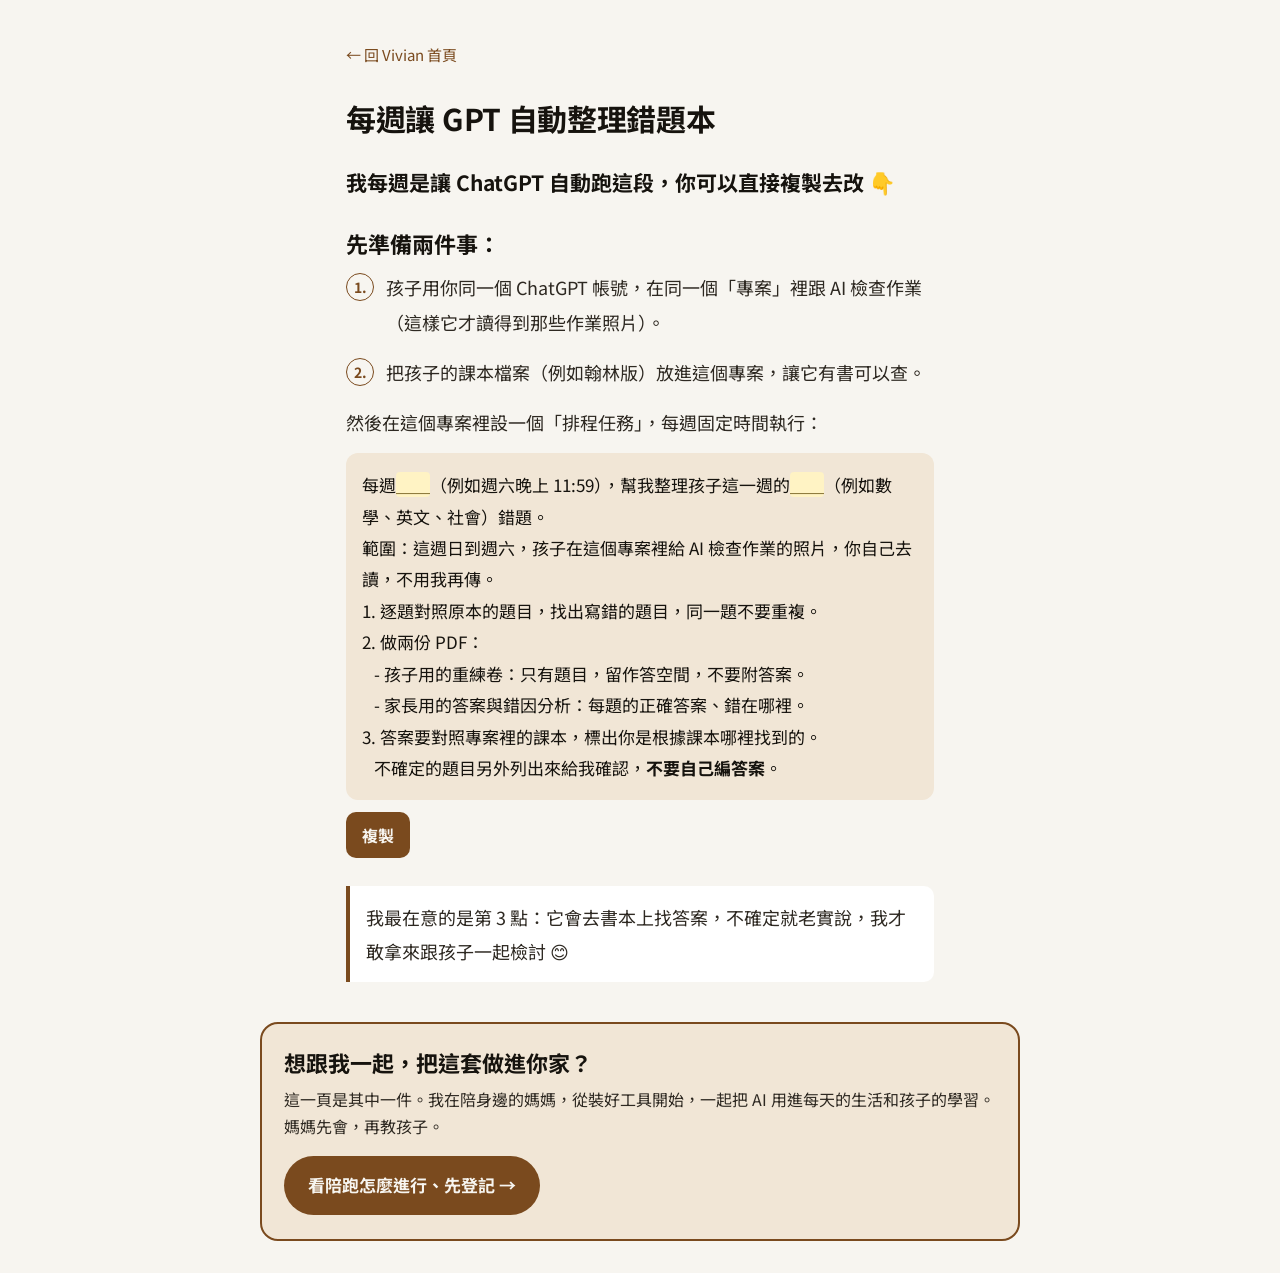
<file: mistake-book/index.html>
<!doctype html>
<html lang="zh-Hant">
<head>
<meta charset="utf-8">
<meta name="viewport" content="width=device-width,initial-scale=1">
<title>每週讓 GPT 自動整理錯題本</title>
<meta name="description" content="我每週是讓 ChatGPT 自動跑這段，你可以直接複製去改 👇">
<meta property="og:type" content="website">
<meta property="og:url" content="https://viviennelu712.github.io/mistake-book/">
<meta property="og:title" content="每週讓 GPT 自動整理錯題本">
<meta property="og:description" content="我每週是讓 ChatGPT 自動跑這段，你可以直接複製去改 👇">
<meta property="og:image" content="https://viviennelu712.github.io/mistake-book/og.png">
<meta property="og:image:width" content="1200">
<meta property="og:image:height" content="630">
<meta property="og:image:alt" content="每週讓 GPT 自動整理錯題本">
<meta name="twitter:card" content="summary_large_image">
<link rel="icon" href="../favicon.svg" type="image/svg+xml">
<link rel="icon" href="../favicon-32.png" sizes="32x32" type="image/png">
<link rel="apple-touch-icon" href="../apple-touch-icon.png">
<link rel="manifest" href="../site.webmanifest">
<link rel="preconnect" href="https://fonts.googleapis.com">
<link rel="preconnect" href="https://fonts.gstatic.com" crossorigin>
<link rel="stylesheet" href="https://fonts.googleapis.com/css2?family=Noto+Sans+TC:wght@400;500;700&display=swap">
<style>
  :root{
    --paper:#F7F5F0; --surface:#FFFFFF; --ink:#16130E; --ink-2:#2E2922;
    --muted:#5E5648; --rule:#DDD6C8; --accent:#7A4A1E; --accent-soft:#F1E6D6;
    --blank:#FFF3C4; --blank-ink:#5A4300;
  }
  @media (prefers-color-scheme:dark){
    :root{
      --paper:#14120E; --surface:#1E1B15; --ink:#F4EFE6; --ink-2:#E2DACB;
      --muted:#B3A995; --rule:#3A342A; --accent:#E2AE6E; --accent-soft:#2C251B;
      --blank:#4A3B10; --blank-ink:#FFE7A0;
    }
  }
  *{box-sizing:border-box}
  body{
    margin:0;background:var(--paper);color:var(--ink);
    font-family:"Noto Sans TC","PingFang TC",system-ui,sans-serif;
    font-size:18px;line-height:1.9;-webkit-font-smoothing:antialiased;
  }
  .wrap{max-width:620px;margin:0 auto;padding:36px 16px 0}
  .back{display:inline-block;font-size:15px;color:var(--accent);text-decoration:none;margin-bottom:28px}
  h1{font-size:30px;line-height:1.35;margin:0 0 28px;letter-spacing:-.01em;text-wrap:balance}
  p{margin:0 0 14px;color:var(--ink-2)}
  .lead{font-size:21px;font-weight:700;line-height:1.6;color:var(--ink);margin-bottom:18px}
  .steps{list-style:none;margin:24px 0 0;padding:0}
  .steps li{position:relative;padding-left:40px;margin-bottom:16px;color:var(--ink-2)}
  .steps strong{color:var(--ink)}
  .step-number{
    position:absolute;left:0;top:3px;width:28px;height:28px;display:grid;place-items:center;
    border:1px solid var(--accent);border-radius:50%;color:var(--accent);font-weight:700;font-size:14px;line-height:1;
  }
  .copy-row{display:flex;align-items:center;flex-wrap:wrap;gap:8px 12px;margin-top:12px}
  .copy{
    min-height:44px;border:0;border-radius:10px;padding:8px 16px;cursor:pointer;
    font:inherit;font-size:16px;font-weight:700;color:var(--paper);background:var(--accent);
  }
  .copy:focus-visible{outline:3px solid var(--ink);outline-offset:2px}
  .copy-status{font-size:15px;color:var(--muted)}
  .closing{
    border-left:4px solid var(--accent);background:var(--surface);border-radius:0 10px 10px 0;
    padding:14px 16px;margin:28px 0 0;
  }
  .vjoin{
    max-width:760px;width:calc(100% - 32px);margin:40px auto 32px;padding:24px 22px;
    border-radius:18px;border:2px solid var(--accent);background:var(--accent-soft);color:var(--ink);
  }
  .vjoin h2{margin:0 0 8px;font-size:22px;line-height:1.35}
  .vjoin p{margin:0 0 16px;font-size:16px;line-height:1.7}
  .vjoin a{
    display:inline-block;padding:13px 24px;border-radius:999px;background:var(--accent);
    color:var(--paper);font-size:17px;font-weight:700;text-decoration:none;
  }
  .vjoin a:hover{filter:brightness(.92)}
  @media print{
    .vjoin,.back,.copy-row{display:none}
  }
  .prep{margin-top:28px}
  .prep h2{font-size:22px;line-height:1.4;margin:0 0 12px}
  .prep .steps{margin-top:0}
  .prompt{
    margin:0;padding:16px;background:var(--accent-soft);border-radius:12px;
    font-size:17px;line-height:1.85;white-space:pre-wrap;overflow-wrap:anywhere;
  }
  .prompt .blank{background:var(--blank);color:var(--blank-ink);border-radius:4px}

</style>
</head>
<body>
<main class="wrap">
  <a class="back" href="../">← 回 Vivian 首頁</a>
  <h1>每週讓 GPT 自動整理錯題本</h1>

  <p class="lead">我每週是讓 ChatGPT 自動跑這段，你可以直接複製去改 👇</p>

  <section class="prep">
    <h2>先準備兩件事：</h2>
    <ol class="steps" role="list">
      <li><span class="step-number" aria-hidden="true">1.</span> 孩子用你同一個 ChatGPT 帳號，在同一個「專案」裡跟 AI 檢查作業（這樣它才讀得到那些作業照片）。</li>
      <li><span class="step-number" aria-hidden="true">2.</span> 把孩子的課本檔案（例如翰林版）放進這個專案，讓它有書可以查。</li>
    </ol>
  </section>

  <p>然後在這個專案裡設一個「排程任務」，每週固定時間執行：</p>
  <blockquote class="prompt" id="weekly-prompt">每週<span class="blank">＿＿</span>（例如週六晚上 11:59），幫我整理孩子這一週的<span class="blank">＿＿</span>（例如數學、英文、社會）錯題。
範圍：這週日到週六，孩子在這個專案裡給 AI 檢查作業的照片，你自己去讀，不用我再傳。
1. 逐題對照原本的題目，找出寫錯的題目，同一題不要重複。
2. 做兩份 PDF：
   - 孩子用的重練卷：只有題目，留作答空間，不要附答案。
   - 家長用的答案與錯因分析：每題的正確答案、錯在哪裡。
3. 答案要對照專案裡的課本，標出你是根據課本哪裡找到的。
   不確定的題目另外列出來給我確認，<strong>不要自己編答案</strong>。</blockquote>
  <div class="copy-row">
    <button class="copy" type="button" aria-controls="weekly-prompt">複製</button>
    <span class="copy-status" role="status"></span>
  </div>

  <p class="closing">我最在意的是第 3 點：它會去書本上找答案，不確定就老實說，我才敢拿來跟孩子一起檢討 😊</p>
</main>
<footer class="vjoin" aria-label="陪跑">
  <h2>想跟我一起，把這套做進你家？</h2>
  <p>這一頁是其中一件。我在陪身邊的媽媽，從裝好工具開始，一起把 AI 用進每天的生活和孩子的學習。媽媽先會，再教孩子。</p>
  <a href="../#join">看陪跑怎麼進行、先登記 →</a>
</footer>
<script>
  const copyButton = document.querySelector('.copy');
  const copyStatus = document.querySelector('.copy-status');
  const copyTarget = document.getElementById(copyButton.getAttribute('aria-controls'));

  copyButton.addEventListener('click', async () => {
    const text = copyTarget.matches('ol')
      ? Array.from(copyTarget.children, step => step.textContent.trim()).join('\n')
      : copyTarget.textContent.trim();

    if (navigator.clipboard) {
      try {
        await navigator.clipboard.writeText(text);
        copyStatus.textContent = '已複製';
        return;
      } catch (error) {
        // 剪貼簿無法寫入時，改選取頁面上原有的文字。
      }
    }

    const range = document.createRange();
    range.selectNodeContents(copyTarget);
    const selection = window.getSelection();
    selection.removeAllRanges();
    selection.addRange(range);
    copyStatus.textContent = '已選取文字，可手動複製';
  });
</script>
</body>
</html>
</file>
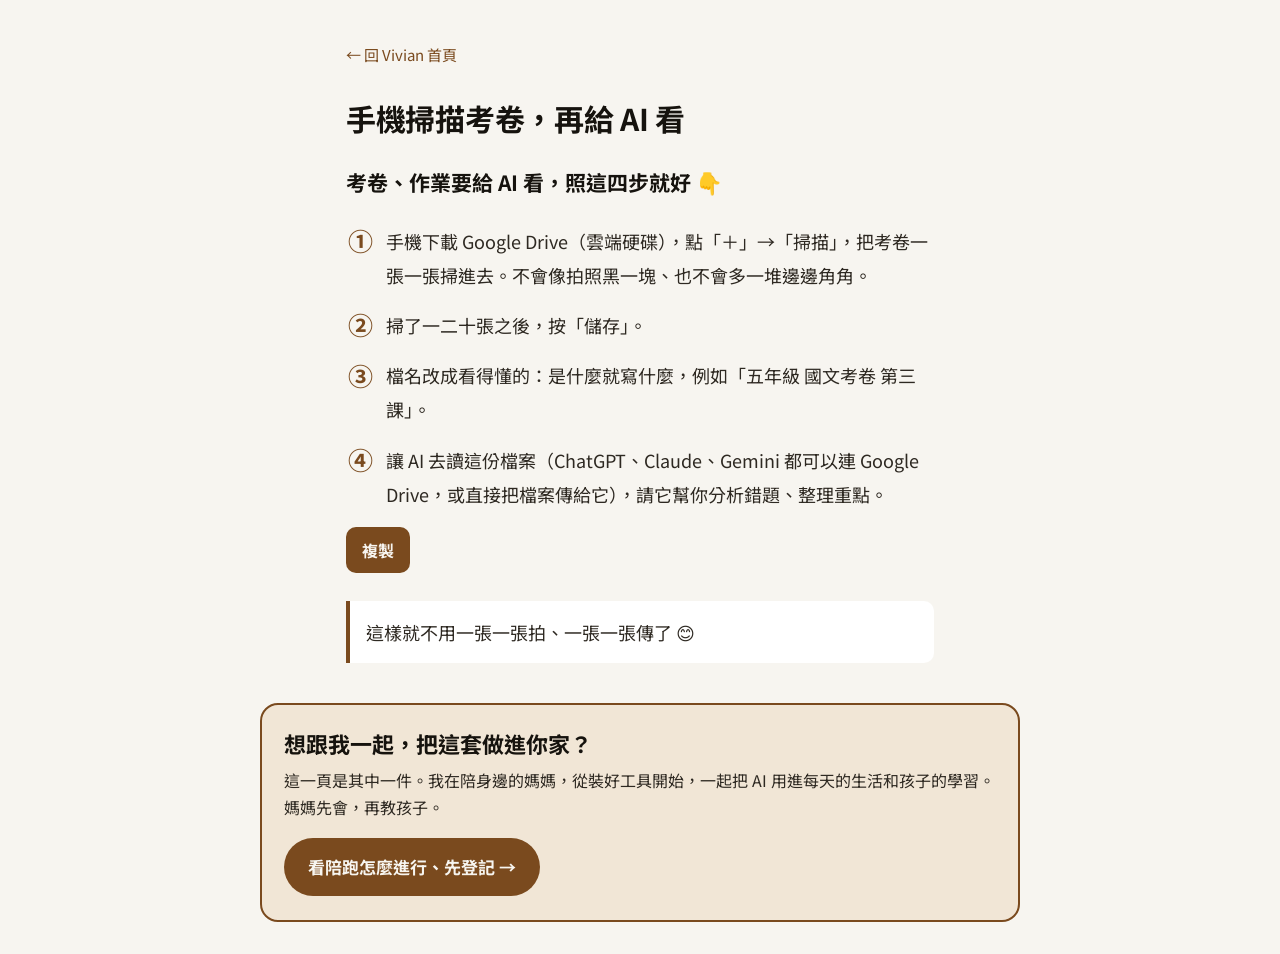
<file: scan/index.html>
<!doctype html>
<html lang="zh-Hant">
<head>
<meta charset="utf-8">
<meta name="viewport" content="width=device-width,initial-scale=1">
<title>手機掃描考卷，再給 AI 看</title>
<meta name="description" content="考卷、作業要給 AI 看，照這四步就好 👇">
<meta property="og:type" content="website">
<meta property="og:url" content="https://viviennelu712.github.io/scan/">
<meta property="og:title" content="手機掃描考卷，再給 AI 看">
<meta property="og:description" content="考卷、作業要給 AI 看，照這四步就好 👇">
<meta property="og:image" content="https://viviennelu712.github.io/scan/og.png">
<meta property="og:image:width" content="1200">
<meta property="og:image:height" content="630">
<meta property="og:image:alt" content="手機掃描考卷，再給 AI 看">
<meta name="twitter:card" content="summary_large_image">
<link rel="icon" href="../favicon.svg" type="image/svg+xml">
<link rel="icon" href="../favicon-32.png" sizes="32x32" type="image/png">
<link rel="apple-touch-icon" href="../apple-touch-icon.png">
<link rel="manifest" href="../site.webmanifest">
<link rel="preconnect" href="https://fonts.googleapis.com">
<link rel="preconnect" href="https://fonts.gstatic.com" crossorigin>
<link rel="stylesheet" href="https://fonts.googleapis.com/css2?family=Noto+Sans+TC:wght@400;500;700&display=swap">
<style>
  :root{
    --paper:#F7F5F0; --surface:#FFFFFF; --ink:#16130E; --ink-2:#2E2922;
    --muted:#5E5648; --rule:#DDD6C8; --accent:#7A4A1E; --accent-soft:#F1E6D6;
    --blank:#FFF3C4; --blank-ink:#5A4300;
  }
  @media (prefers-color-scheme:dark){
    :root{
      --paper:#14120E; --surface:#1E1B15; --ink:#F4EFE6; --ink-2:#E2DACB;
      --muted:#B3A995; --rule:#3A342A; --accent:#E2AE6E; --accent-soft:#2C251B;
      --blank:#4A3B10; --blank-ink:#FFE7A0;
    }
  }
  *{box-sizing:border-box}
  body{
    margin:0;background:var(--paper);color:var(--ink);
    font-family:"Noto Sans TC","PingFang TC",system-ui,sans-serif;
    font-size:18px;line-height:1.9;-webkit-font-smoothing:antialiased;
  }
  .wrap{max-width:620px;margin:0 auto;padding:36px 16px 0}
  .back{display:inline-block;font-size:15px;color:var(--accent);text-decoration:none;margin-bottom:28px}
  h1{font-size:30px;line-height:1.35;margin:0 0 28px;letter-spacing:-.01em;text-wrap:balance}
  p{margin:0 0 14px;color:var(--ink-2)}
  .lead{font-size:21px;font-weight:700;line-height:1.6;color:var(--ink);margin-bottom:18px}
  .steps{list-style:none;margin:24px 0 0;padding:0}
  .steps li{position:relative;padding-left:40px;margin-bottom:16px;color:var(--ink-2)}
  .steps strong{color:var(--ink)}
  .step-number{
    position:absolute;left:0;top:3px;width:28px;height:28px;display:grid;place-items:center;
    border:1px solid var(--accent);border-radius:50%;color:var(--accent);font-weight:700;font-size:14px;line-height:1;
  }
  .step-number.circled{font-size:25px;border:0}
  .copy-row{display:flex;align-items:center;flex-wrap:wrap;gap:8px 12px;margin-top:12px}
  .copy{
    min-height:44px;border:0;border-radius:10px;padding:8px 16px;cursor:pointer;
    font:inherit;font-size:16px;font-weight:700;color:var(--paper);background:var(--accent);
  }
  .copy:focus-visible{outline:3px solid var(--ink);outline-offset:2px}
  .copy-status{font-size:15px;color:var(--muted)}
  .closing{
    border-left:4px solid var(--accent);background:var(--surface);border-radius:0 10px 10px 0;
    padding:14px 16px;margin:28px 0 0;
  }
  .vjoin{
    max-width:760px;width:calc(100% - 32px);margin:40px auto 32px;padding:24px 22px;
    border-radius:18px;border:2px solid var(--accent);background:var(--accent-soft);color:var(--ink);
  }
  .vjoin h2{margin:0 0 8px;font-size:22px;line-height:1.35}
  .vjoin p{margin:0 0 16px;font-size:16px;line-height:1.7}
  .vjoin a{
    display:inline-block;padding:13px 24px;border-radius:999px;background:var(--accent);
    color:var(--paper);font-size:17px;font-weight:700;text-decoration:none;
  }
  .vjoin a:hover{filter:brightness(.92)}
  @media print{
    .vjoin,.back,.copy-row{display:none}
  }
</style>
</head>
<body>
<main class="wrap">
  <a class="back" href="../">← 回 Vivian 首頁</a>
  <h1>手機掃描考卷，再給 AI 看</h1>

  <p class="lead">考卷、作業要給 AI 看，照這四步就好 👇</p>

  <ol class="steps" role="list" id="scan-steps">
    <li><span class="step-number circled" aria-hidden="true">①</span>手機下載 Google Drive（雲端硬碟），點「＋」→「掃描」，把考卷一張一張掃進去。不會像拍照黑一塊、也不會多一堆邊邊角角。</li>
    <li><span class="step-number circled" aria-hidden="true">②</span>掃了一二十張之後，按「儲存」。</li>
    <li><span class="step-number circled" aria-hidden="true">③</span>檔名改成看得懂的：是什麼就寫什麼，例如「五年級 國文考卷 第三課」。</li>
    <li><span class="step-number circled" aria-hidden="true">④</span>讓 AI 去讀這份檔案（ChatGPT、Claude、Gemini 都可以連 Google Drive，或直接把檔案傳給它），請它幫你分析錯題、整理重點。</li>
  </ol>
  <div class="copy-row">
    <button class="copy" type="button" aria-controls="scan-steps">複製</button>
    <span class="copy-status" role="status"></span>
  </div>

  <p class="closing">這樣就不用一張一張拍、一張一張傳了 😊</p>
</main>
<footer class="vjoin" aria-label="陪跑">
  <h2>想跟我一起，把這套做進你家？</h2>
  <p>這一頁是其中一件。我在陪身邊的媽媽，從裝好工具開始，一起把 AI 用進每天的生活和孩子的學習。媽媽先會，再教孩子。</p>
  <a href="../#join">看陪跑怎麼進行、先登記 →</a>
</footer>
<script>
  const copyButton = document.querySelector('.copy');
  const copyStatus = document.querySelector('.copy-status');
  const copyTarget = document.getElementById(copyButton.getAttribute('aria-controls'));

  copyButton.addEventListener('click', async () => {
    const text = copyTarget.matches('ol')
      ? Array.from(copyTarget.children, step => step.textContent.trim()).join('\n')
      : copyTarget.textContent.trim();

    if (navigator.clipboard) {
      try {
        await navigator.clipboard.writeText(text);
        copyStatus.textContent = '已複製';
        return;
      } catch (error) {
        // 剪貼簿無法寫入時，改選取頁面上原有的文字。
      }
    }

    const range = document.createRange();
    range.selectNodeContents(copyTarget);
    const selection = window.getSelection();
    selection.removeAllRanges();
    selection.addRange(range);
    copyStatus.textContent = '已選取文字，可手動複製';
  });
</script>
</body>
</html>
</file>
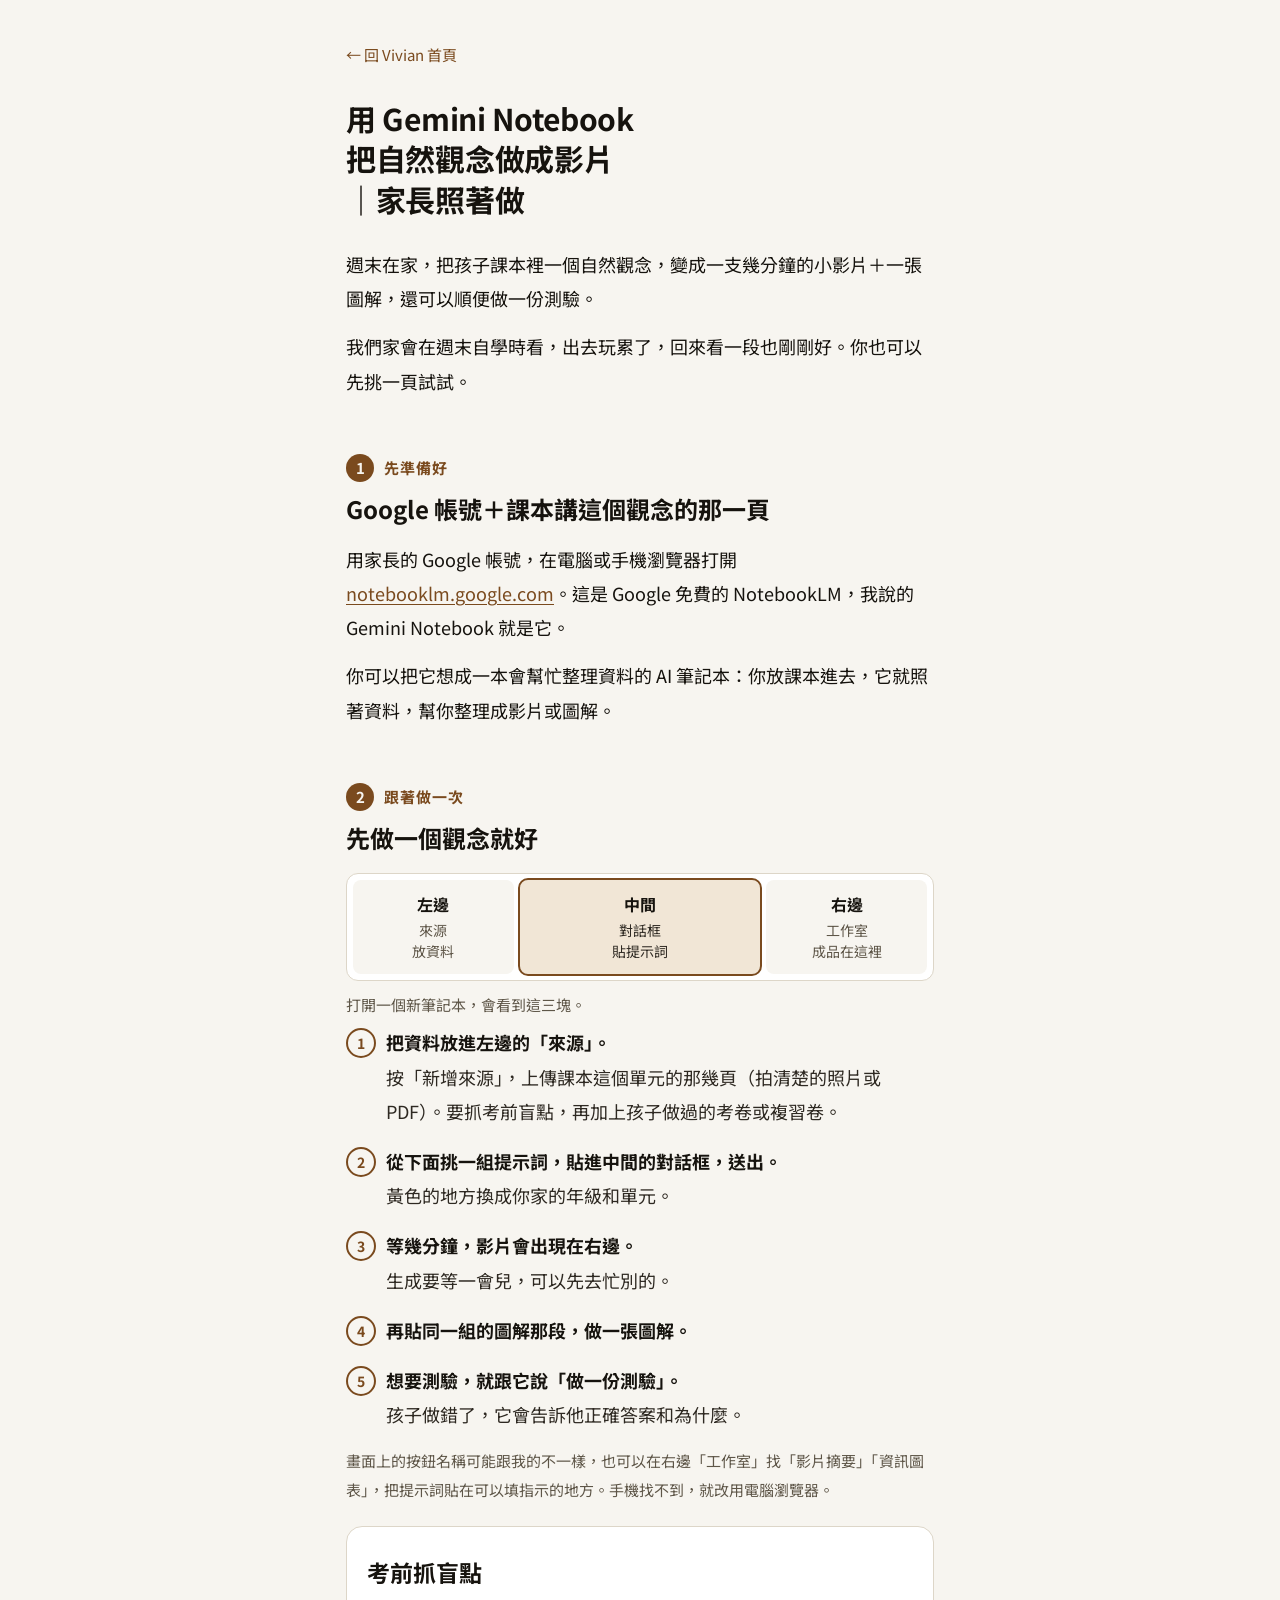
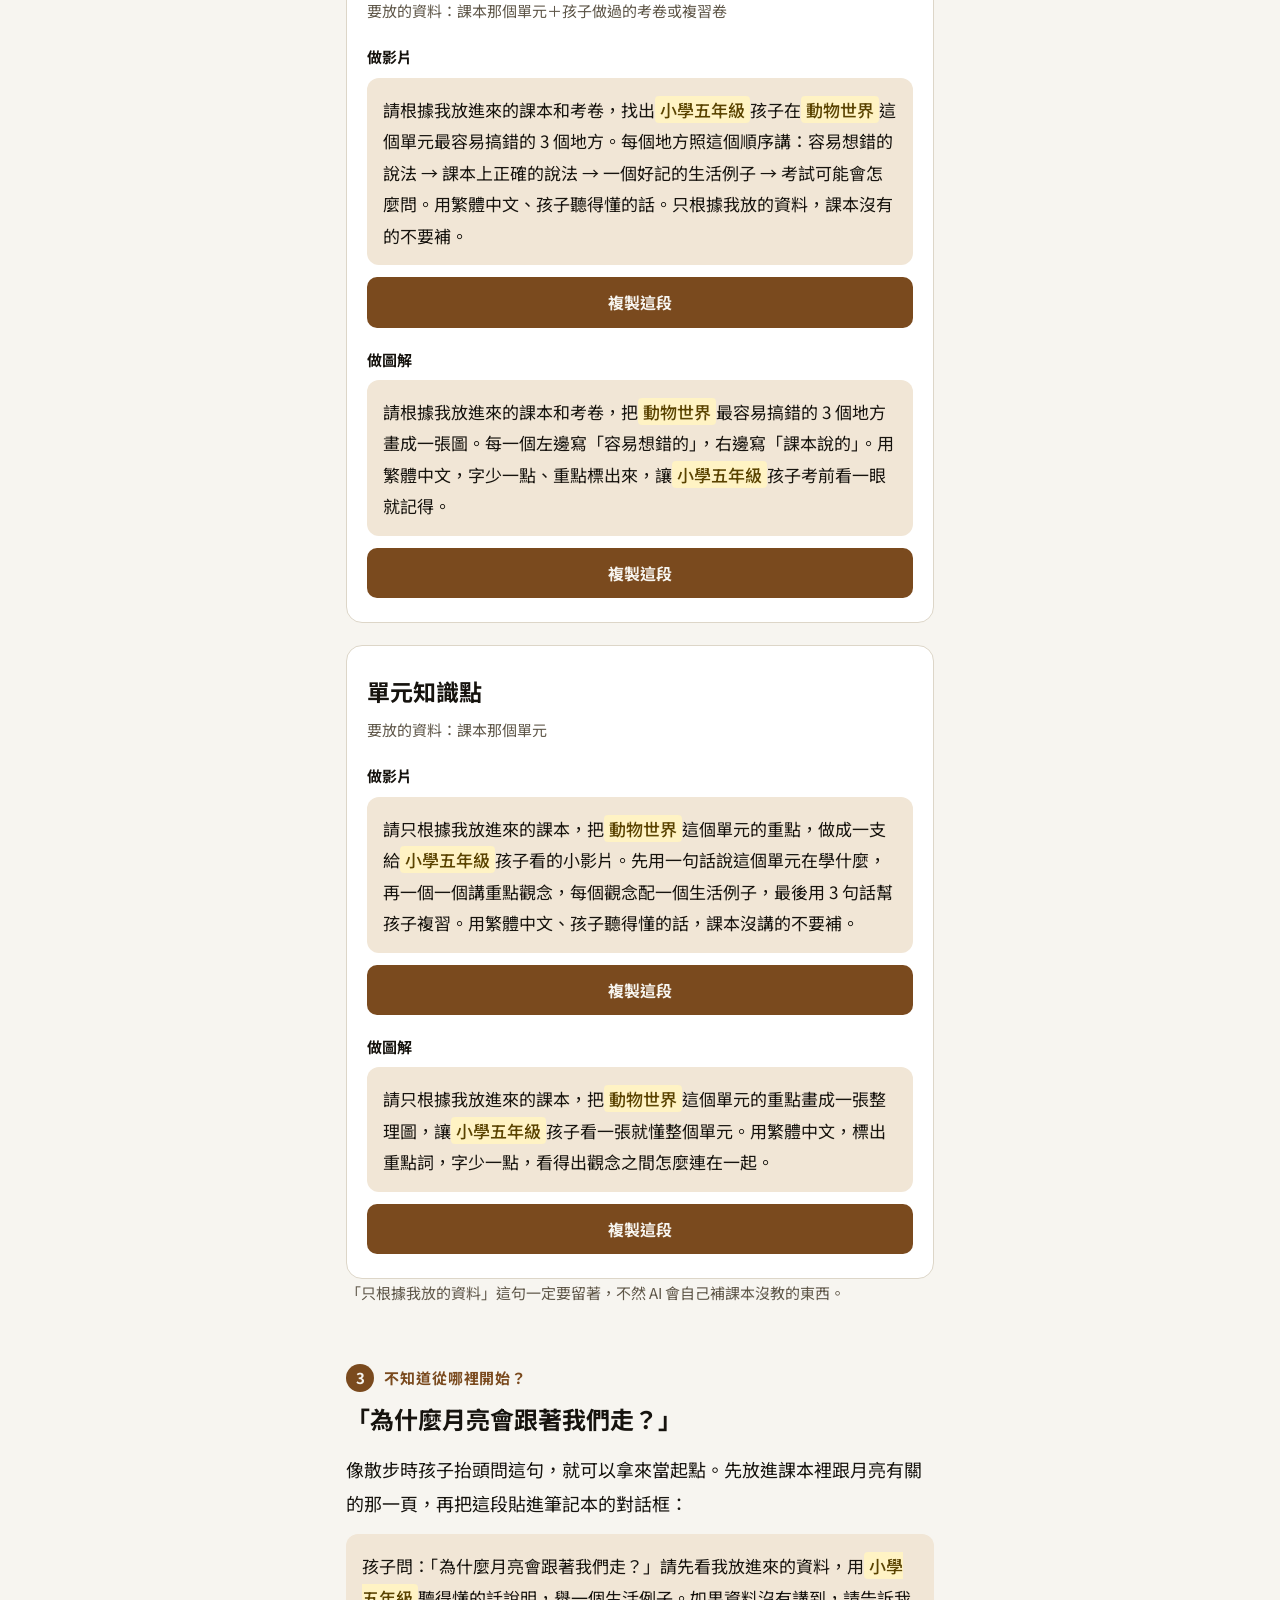
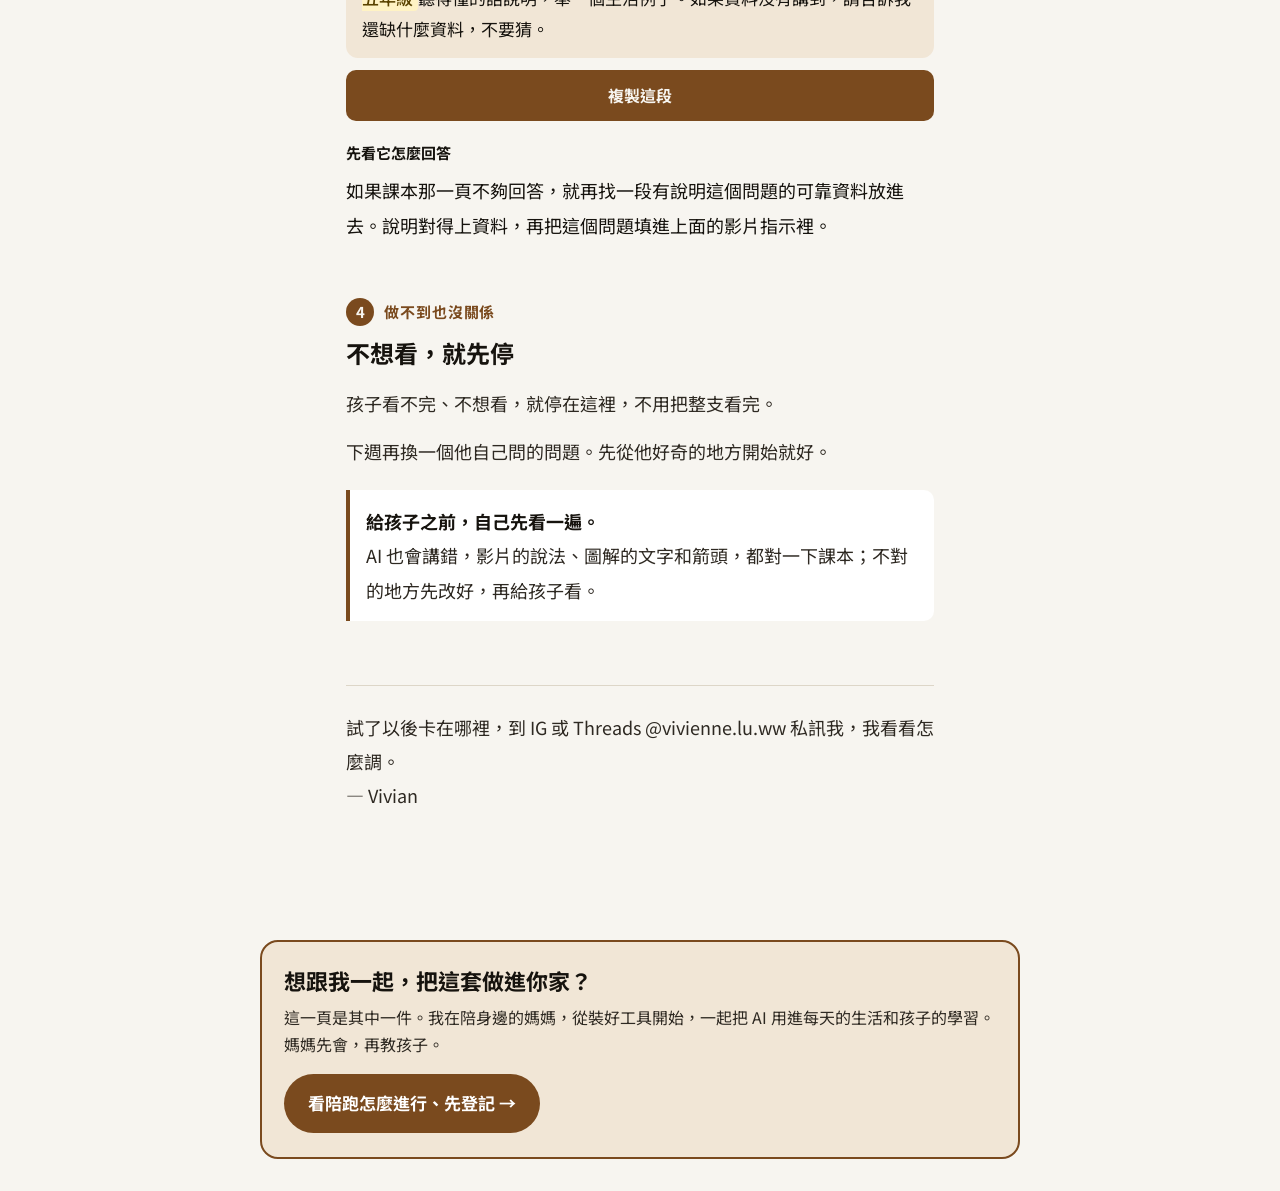
<file: science-video/index.html>
<!doctype html>
<html lang="zh-Hant">
<head>
<meta charset="utf-8">
<meta name="viewport" content="width=device-width,initial-scale=1">
<title>用 Gemini Notebook 把自然觀念做成影片｜家長照著做</title>
<meta name="description" content="週末在家，把孩子課本裡一個自然觀念，變成一支幾分鐘的小影片＋一張圖解，還可以順便做一份測驗。">
<meta property="og:type" content="website">
<meta property="og:url" content="https://viviennelu712.github.io/science-video/">
<meta property="og:title" content="用 Gemini Notebook 把自然觀念做成影片｜家長照著做">
<meta property="og:description" content="週末在家，把孩子課本裡一個自然觀念，變成一支幾分鐘的小影片＋一張圖解，還可以順便做一份測驗。">
<meta property="og:image" content="https://viviennelu712.github.io/science-video/og.png">
<meta property="og:image:width" content="1200">
<meta property="og:image:height" content="630">
<meta property="og:image:alt" content="用 Gemini Notebook 把自然觀念做成影片，家長照著做，先從一頁課本開始。">
<meta name="twitter:card" content="summary_large_image">
<link rel="icon" href="../favicon.svg" type="image/svg+xml">
<link rel="icon" href="../favicon-32.png" sizes="32x32" type="image/png">
<link rel="apple-touch-icon" href="../apple-touch-icon.png">
<link rel="manifest" href="../site.webmanifest">
<link rel="preconnect" href="https://fonts.googleapis.com">
<link rel="preconnect" href="https://fonts.gstatic.com" crossorigin>
<link rel="stylesheet" href="https://fonts.googleapis.com/css2?family=Noto+Sans+TC:wght@400;500;700&display=swap">
<style>
  :root{
    --paper:#F7F5F0; --surface:#FFFFFF; --ink:#16130E; --ink-2:#2E2922;
    --muted:#5E5648; --rule:#DDD6C8; --accent:#7A4A1E; --accent-soft:#F1E6D6;
    --blank:#FFF3C4; --blank-ink:#5A4300;
  }
  @media (prefers-color-scheme: dark){
    :root{ --paper:#14120E; --surface:#1E1B15; --ink:#F4EFE6; --ink-2:#E2DACB;
      --muted:#B3A995; --rule:#3A342A; --accent:#E2AE6E; --accent-soft:#2C251B;
      --blank:#4A3B10; --blank-ink:#FFE7A0; }
  }
  *{box-sizing:border-box}
  body{margin:0;background:var(--paper);color:var(--ink);
    font-family:"Noto Sans TC","PingFang TC",system-ui,sans-serif;
    font-weight:400;font-size:18px;line-height:1.9;-webkit-font-smoothing:antialiased}
  .wrap{max-width:620px;margin:0 auto;padding:36px 16px 88px}
  .back{display:inline-block;font-size:15px;color:var(--accent);text-decoration:none;margin-bottom:28px}

  h1{font-size:30px;font-weight:700;line-height:1.35;margin:0 0 28px;letter-spacing:-.01em}
  p{margin:0 0 14px}

  .part{margin-top:56px}
  .part-label{display:flex;align-items:center;gap:10px;font-size:15px;font-weight:700;
    color:var(--accent);letter-spacing:.06em;margin-bottom:10px}
  .part-label .n{display:inline-grid;place-items:center;width:28px;height:28px;border-radius:50%;
    background:var(--accent);color:var(--paper);font-size:15px;letter-spacing:0}
  h2{font-size:24px;font-weight:700;line-height:1.4;margin:0 0 16px}

  .story p{color:var(--ink-2)}
  .big{font-size:21px;font-weight:700;color:var(--ink);line-height:1.6;margin:0 0 18px}

  .steps{list-style:none;margin:0;padding:0;counter-reset:s}
  .steps li{position:relative;padding-left:40px;margin-bottom:16px;color:var(--ink-2)}
  .steps li::before{counter-increment:s;content:counter(s);position:absolute;left:0;top:3px;
    width:26px;height:26px;border-radius:50%;border:2px solid var(--accent);color:var(--accent);
    font-size:14px;font-weight:700;display:grid;place-items:center;line-height:1}
  .steps b{color:var(--ink)}

  /* NotebookLM 畫面示意 */
  .nlm{display:grid;grid-template-columns:1fr 1.5fr 1fr;gap:6px;margin:18px 0 10px;
    border:1px solid var(--rule);border-radius:12px;padding:6px;background:var(--surface)}
  .nlm div{border-radius:8px;padding:12px 8px;text-align:center;font-size:14px;line-height:1.5;
    background:var(--paper);color:var(--muted)}
  .nlm div b{display:block;font-size:16px;color:var(--ink);margin-bottom:4px}
  .nlm .mid{background:var(--accent-soft);color:var(--ink-2);outline:2px solid var(--accent)}
  .nlm-cap{font-size:15px;color:var(--muted);margin:0 0 6px}

  .subject{background:var(--surface);border:1px solid var(--rule);border-radius:16px;
    padding:24px 20px;margin-top:22px}
  .subject h3{font-size:23px;font-weight:700;margin:0 0 2px}
  .where{font-size:15px;color:var(--muted);margin:0 0 16px}
  .fit{font-size:17px;color:var(--ink-2);margin:0 0 14px}
  .fit b{color:var(--ink)}
  .or{font-size:15px;font-weight:700;color:var(--accent);margin:22px 0 8px}

  .prompt{background:var(--accent-soft);border-radius:12px;padding:16px 16px 14px;margin:6px 0 0;
    font-size:17px;line-height:1.85;color:var(--ink)}
  .prompt .blank{background:var(--blank);color:var(--blank-ink);border-radius:4px;padding:1px 5px;font-weight:500}
  .copy{display:block;width:100%;margin-top:12px;font:inherit;font-size:16px;font-weight:700;
    color:var(--paper);background:var(--accent);border:0;border-radius:10px;padding:10px 14px;cursor:pointer}
  .copy:focus-visible{outline:3px solid var(--ink);outline-offset:2px}

  .use{margin:18px 0 0;padding:0;list-style:none}
  .use li{position:relative;padding-left:22px;margin-bottom:6px;color:var(--ink-2);font-size:17px}
  .use li::before{content:"";position:absolute;left:4px;top:.75em;width:8px;height:8px;border-radius:50%;background:var(--accent)}
  .use-title{font-size:15px;font-weight:700;color:var(--ink);margin:18px 0 6px}

  .tip{border-left:4px solid var(--accent);background:var(--surface);border-radius:0 10px 10px 0;
    padding:14px 16px;margin-top:22px;color:var(--ink-2)}
  .tip b{color:var(--ink)}

  footer{margin-top:64px;padding-top:24px;border-top:1px solid var(--rule);color:var(--ink-2)}

  a{color:var(--accent);text-underline-offset:3px;overflow-wrap:anywhere}
  a:focus-visible{outline:3px solid var(--ink);outline-offset:3px}
  .steps .copy{margin-bottom:6px}
</style>
</head>

<body>
<main class="wrap">
  <a class="back" href="../">← 回 Vivian 首頁</a>
  <h1>用 Gemini Notebook<br>把自然觀念做成影片<br>｜家長照著做</h1>
  <p>週末在家，把孩子課本裡一個自然觀念，變成一支幾分鐘的小影片＋一張圖解，還可以順便做一份測驗。</p>
  <p>我們家會在週末自學時看，出去玩累了，回來看一段也剛剛好。你也可以先挑一頁試試。</p>

  <section class="part" aria-labelledby="prepare-title">
    <div class="part-label"><span class="n">1</span>先準備好</div>
    <h2 id="prepare-title">Google 帳號＋課本講這個觀念的那一頁</h2>
    <p>用家長的 Google 帳號，在電腦或手機瀏覽器打開 <a href="https://notebooklm.google.com/">notebooklm.google.com</a>。這是 Google 免費的 NotebookLM，我說的 Gemini Notebook 就是它。</p>
    <p>你可以把它想成一本會幫忙整理資料的 AI 筆記本：你放課本進去，它就照著資料，幫你整理成影片或圖解。</p>
  </section>

  <section class="part" aria-labelledby="steps-title">
    <div class="part-label"><span class="n">2</span>跟著做一次</div>
    <h2 id="steps-title">先做一個觀念就好</h2>
    <div class="nlm" aria-hidden="true">
      <div><b>左邊</b>來源<br>放資料</div>
      <div class="mid"><b>中間</b>對話框<br>貼提示詞</div>
      <div><b>右邊</b>工作室<br>成品在這裡</div>
    </div>
    <p class="nlm-cap">打開一個新筆記本，會看到這三塊。</p>
    <ol class="steps">
      <li><b>把資料放進左邊的「來源」。</b><br>按「新增來源」，上傳課本這個單元的那幾頁（拍清楚的照片或 PDF）。要抓考前盲點，再加上孩子做過的考卷或複習卷。</li>
      <li><b>從下面挑一組提示詞，貼進中間的對話框，送出。</b><br>黃色的地方換成你家的年級和單元。</li>
      <li><b>等幾分鐘，影片會出現在右邊。</b><br>生成要等一會兒，可以先去忙別的。</li>
      <li><b>再貼同一組的圖解那段，做一張圖解。</b></li>
      <li><b>想要測驗，就跟它說「做一份測驗」。</b><br>孩子做錯了，它會告訴他正確答案和為什麼。</li>
    </ol>
    <p class="where">畫面上的按鈕名稱可能跟我的不一樣，也可以在右邊「工作室」找「影片摘要」「資訊圖表」，把提示詞貼在可以填指示的地方。手機找不到，就改用電腦瀏覽器。</p>

    <div class="subject">
      <h3>考前抓盲點</h3>
      <p class="where">要放的資料：課本那個單元＋孩子做過的考卷或複習卷</p>
      <p class="use-title">做影片</p>
      <div class="prompt" id="blind-video">請根據我放進來的課本和考卷，找出<span class="blank">小學五年級</span>孩子在<span class="blank">動物世界</span>這個單元最容易搞錯的 3 個地方。每個地方照這個順序講：容易想錯的說法 → 課本上正確的說法 → 一個好記的生活例子 → 考試可能會怎麼問。用繁體中文、孩子聽得懂的話。只根據我放的資料，課本沒有的不要補。</div>
      <button type="button" class="copy" data-for="blind-video" aria-live="polite">複製這段</button>
      <p class="use-title">做圖解</p>
      <div class="prompt" id="blind-image">請根據我放進來的課本和考卷，把<span class="blank">動物世界</span>最容易搞錯的 3 個地方畫成一張圖。每一個左邊寫「容易想錯的」，右邊寫「課本說的」。用繁體中文，字少一點、重點標出來，讓<span class="blank">小學五年級</span>孩子考前看一眼就記得。</div>
      <button type="button" class="copy" data-for="blind-image" aria-live="polite">複製這段</button>
    </div>

    <div class="subject">
      <h3>單元知識點</h3>
      <p class="where">要放的資料：課本那個單元</p>
      <p class="use-title">做影片</p>
      <div class="prompt" id="unit-video">請只根據我放進來的課本，把<span class="blank">動物世界</span>這個單元的重點，做成一支給<span class="blank">小學五年級</span>孩子看的小影片。先用一句話說這個單元在學什麼，再一個一個講重點觀念，每個觀念配一個生活例子，最後用 3 句話幫孩子複習。用繁體中文、孩子聽得懂的話，課本沒講的不要補。</div>
      <button type="button" class="copy" data-for="unit-video" aria-live="polite">複製這段</button>
      <p class="use-title">做圖解</p>
      <div class="prompt" id="unit-image">請只根據我放進來的課本，把<span class="blank">動物世界</span>這個單元的重點畫成一張整理圖，讓<span class="blank">小學五年級</span>孩子看一張就懂整個單元。用繁體中文，標出重點詞，字少一點，看得出觀念之間怎麼連在一起。</div>
      <button type="button" class="copy" data-for="unit-image" aria-live="polite">複製這段</button>
    </div>
    <p class="where">「只根據我放的資料」這句一定要留著，不然 AI 會自己補課本沒教的東西。</p>
  </section>

  <section class="part" aria-labelledby="question-title">
    <div class="part-label"><span class="n">3</span>不知道從哪裡開始？</div>
    <h2 id="question-title">「為什麼月亮會跟著我們走？」</h2>
    <p>像散步時孩子抬頭問這句，就可以拿來當起點。先放進課本裡跟月亮有關的那一頁，再把這段貼進筆記本的對話框：</p>
    <div class="prompt" id="question-prompt">孩子問：「為什麼月亮會跟著我們走？」請先看我放進來的資料，用<span class="blank">小學五年級</span>聽得懂的話說明，舉一個生活例子。如果資料沒有講到，請告訴我還缺什麼資料，不要猜。</div>
    <button type="button" class="copy" data-for="question-prompt" aria-live="polite">複製這段</button>
    <p class="use-title">先看它怎麼回答</p>
    <p>如果課本那一頁不夠回答，就再找一段有說明這個問題的可靠資料放進去。說明對得上資料，再把這個問題填進上面的影片指示裡。</p>
  </section>

  <section class="part story" aria-labelledby="stop-title">
    <div class="part-label"><span class="n">4</span>做不到也沒關係</div>
    <h2 id="stop-title">不想看，就先停</h2>
    <p>孩子看不完、不想看，就停在這裡，不用把整支看完。</p>
    <p>下週再換一個他自己問的問題。先從他好奇的地方開始就好。</p>
    <div class="tip"><b>給孩子之前，自己先看一遍。</b><br>AI 也會講錯，影片的說法、圖解的文字和箭頭，都對一下課本；不對的地方先改好，再給孩子看。</div>
  </section>

  <footer>
    試了以後卡在哪裡，到 IG 或 Threads @vivienne.lu.ww 私訊我，我看看怎麼調。<br>— Vivian
  </footer>
</main>
<script>
  document.querySelectorAll('.copy').forEach(function(button){
    button.addEventListener('click',async function(){
      var text=document.getElementById(button.dataset.for).textContent.trim();
      var copied=false;
      try{
        if(navigator.clipboard){await navigator.clipboard.writeText(text);copied=true;}
      }catch(error){}
      if(!copied){copied=fallback(text);}
      clearTimeout(button.resetTimer);
      button.textContent=copied?'已複製，去貼上吧':'沒複製成功，請長按上方文字複製';
      button.resetTimer=setTimeout(function(){button.textContent='複製這段'},3500);
    });
  });
  function fallback(text){
    var field=document.createElement('textarea');
    field.value=text;field.readOnly=true;
    field.style.cssText='position:fixed;top:0;left:0;opacity:0;font-size:16px';
    document.body.appendChild(field);field.select();field.setSelectionRange(0,text.length);
    var copied=false;
    try{copied=document.execCommand('copy');}catch(error){}
    field.remove();return copied;
  }
</script>
<!-- 陪跑入口（每個單頁都有） -->
<style>
.vjoin{max-width:760px;margin:40px auto 32px;padding:24px 22px;border-radius:18px;border:2px solid var(--accent,#7A4A1E);background:var(--accent-soft,#F1E6D6);color:var(--ink,#16130E);font-family:inherit;box-sizing:border-box;width:calc(100% - 32px)}
.vjoin h2{margin:0 0 8px;font-size:22px;line-height:1.35}
.vjoin p{margin:0 0 16px;font-size:16px;line-height:1.7;color:var(--ink-2,#2E2922)}
.vjoin a{display:inline-block;padding:13px 24px;border-radius:999px;background:var(--accent,#7A4A1E);color:#fff;font-size:17px;font-weight:700;text-decoration:none}
.vjoin a:hover{filter:brightness(.92)}
@media (prefers-color-scheme:dark){.vjoin a{color:#111}}
@media print{.vjoin{display:none}}
</style>
<section class="vjoin" aria-label="陪跑">
  <h2>想跟我一起，把這套做進你家？</h2>
  <p>這一頁是其中一件。我在陪身邊的媽媽，從裝好工具開始，一起把 AI 用進每天的生活和孩子的學習。媽媽先會，再教孩子。</p>
  <a href="https://viviennelu712.github.io/#join">看陪跑怎麼進行、先登記 →</a>
</section>
</body>
</html>
</file>
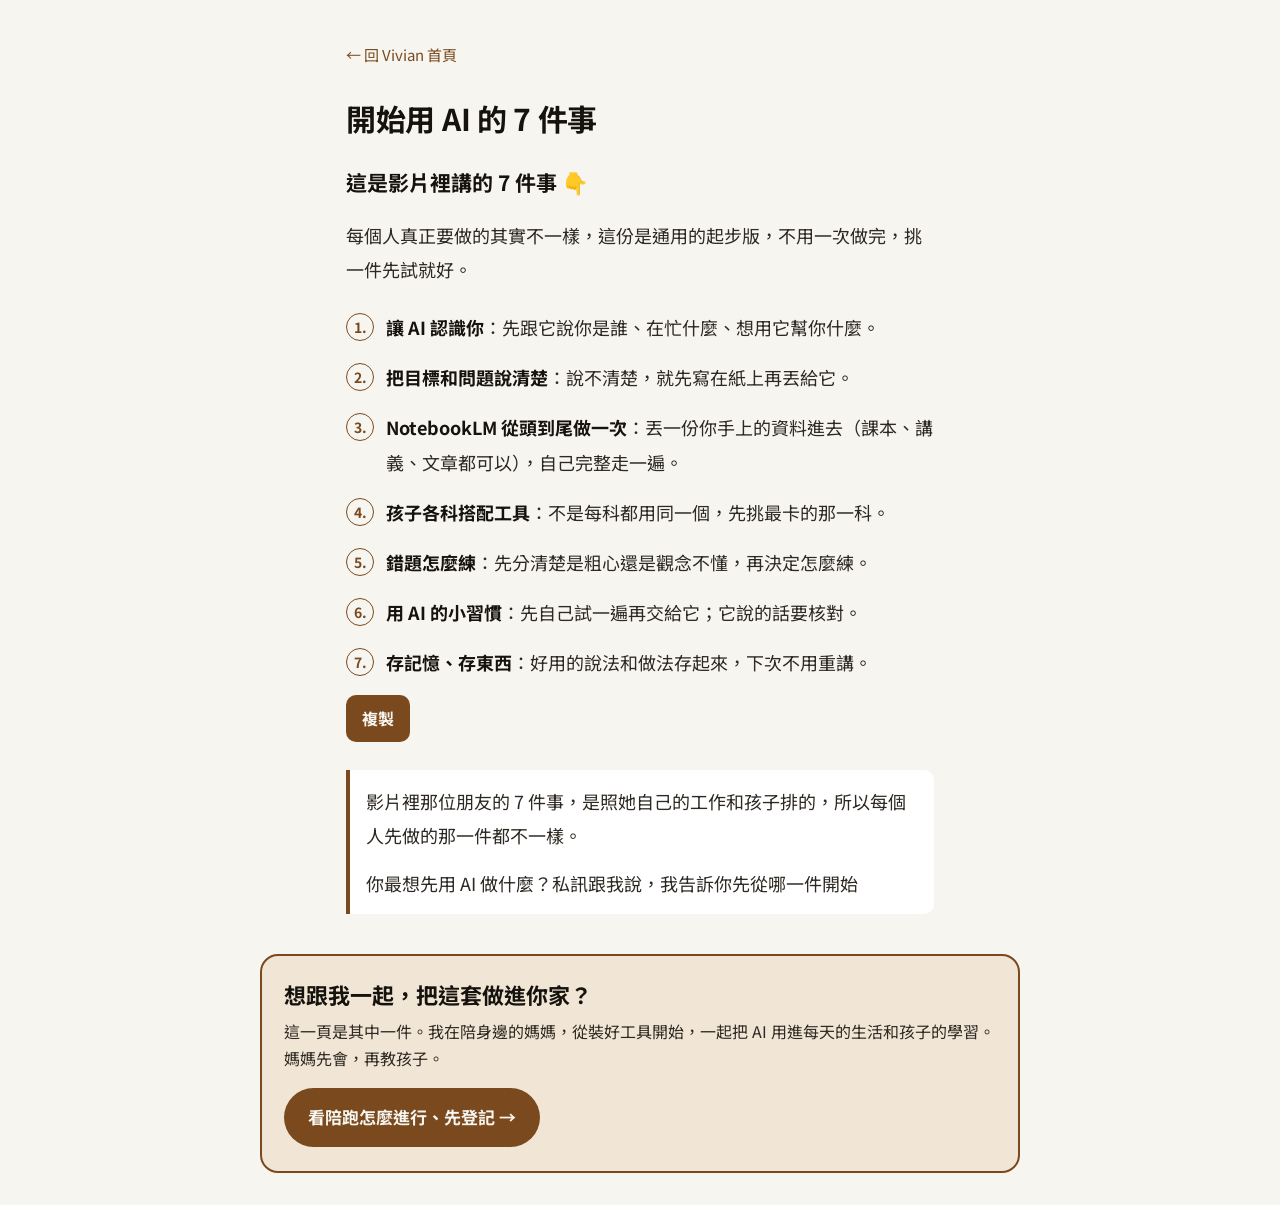
<file: seven-things/index.html>
<!doctype html>
<html lang="zh-Hant">
<head>
<meta charset="utf-8">
<meta name="viewport" content="width=device-width,initial-scale=1">
<title>開始用 AI 的 7 件事</title>
<meta name="description" content="每個人真正要做的其實不一樣，這份是通用的起步版，不用一次做完，挑一件先試就好。">
<meta property="og:type" content="website">
<meta property="og:url" content="https://viviennelu712.github.io/seven-things/">
<meta property="og:title" content="開始用 AI 的 7 件事">
<meta property="og:description" content="每個人真正要做的其實不一樣，這份是通用的起步版，不用一次做完，挑一件先試就好。">
<meta property="og:image" content="https://viviennelu712.github.io/seven-things/og.png">
<meta property="og:image:width" content="1200">
<meta property="og:image:height" content="630">
<meta property="og:image:alt" content="開始用 AI 的 7 件事">
<meta name="twitter:card" content="summary_large_image">
<link rel="icon" href="../favicon.svg" type="image/svg+xml">
<link rel="icon" href="../favicon-32.png" sizes="32x32" type="image/png">
<link rel="apple-touch-icon" href="../apple-touch-icon.png">
<link rel="manifest" href="../site.webmanifest">
<link rel="preconnect" href="https://fonts.googleapis.com">
<link rel="preconnect" href="https://fonts.gstatic.com" crossorigin>
<link rel="stylesheet" href="https://fonts.googleapis.com/css2?family=Noto+Sans+TC:wght@400;500;700&display=swap">
<style>
  :root{
    --paper:#F7F5F0; --surface:#FFFFFF; --ink:#16130E; --ink-2:#2E2922;
    --muted:#5E5648; --rule:#DDD6C8; --accent:#7A4A1E; --accent-soft:#F1E6D6;
    --blank:#FFF3C4; --blank-ink:#5A4300;
  }
  @media (prefers-color-scheme:dark){
    :root{
      --paper:#14120E; --surface:#1E1B15; --ink:#F4EFE6; --ink-2:#E2DACB;
      --muted:#B3A995; --rule:#3A342A; --accent:#E2AE6E; --accent-soft:#2C251B;
      --blank:#4A3B10; --blank-ink:#FFE7A0;
    }
  }
  *{box-sizing:border-box}
  body{
    margin:0;background:var(--paper);color:var(--ink);
    font-family:"Noto Sans TC","PingFang TC",system-ui,sans-serif;
    font-size:18px;line-height:1.9;-webkit-font-smoothing:antialiased;
  }
  .wrap{max-width:620px;margin:0 auto;padding:36px 16px 0}
  .back{display:inline-block;font-size:15px;color:var(--accent);text-decoration:none;margin-bottom:28px}
  h1{font-size:30px;line-height:1.35;margin:0 0 28px;letter-spacing:-.01em;text-wrap:balance}
  p{margin:0 0 14px;color:var(--ink-2)}
  .lead{font-size:21px;font-weight:700;line-height:1.6;color:var(--ink);margin-bottom:18px}
  .steps{list-style:none;margin:24px 0 0;padding:0}
  .steps li{position:relative;padding-left:40px;margin-bottom:16px;color:var(--ink-2)}
  .steps strong{color:var(--ink)}
  .step-number{
    position:absolute;left:0;top:3px;width:28px;height:28px;display:grid;place-items:center;
    border:1px solid var(--accent);border-radius:50%;color:var(--accent);font-weight:700;font-size:14px;line-height:1;
  }
  .copy-row{display:flex;align-items:center;flex-wrap:wrap;gap:8px 12px;margin-top:12px}
  .copy{
    min-height:44px;border:0;border-radius:10px;padding:8px 16px;cursor:pointer;
    font:inherit;font-size:16px;font-weight:700;color:var(--paper);background:var(--accent);
  }
  .copy:focus-visible{outline:3px solid var(--ink);outline-offset:2px}
  .copy-status{font-size:15px;color:var(--muted)}
  .closing{
    border-left:4px solid var(--accent);background:var(--surface);border-radius:0 10px 10px 0;
    padding:14px 16px;margin:28px 0 0;
  }
  .closing p:last-child{margin-bottom:0}
  .vjoin{
    max-width:760px;width:calc(100% - 32px);margin:40px auto 32px;padding:24px 22px;
    border-radius:18px;border:2px solid var(--accent);background:var(--accent-soft);color:var(--ink);
  }
  .vjoin h2{margin:0 0 8px;font-size:22px;line-height:1.35}
  .vjoin p{margin:0 0 16px;font-size:16px;line-height:1.7}
  .vjoin a{
    display:inline-block;padding:13px 24px;border-radius:999px;background:var(--accent);
    color:var(--paper);font-size:17px;font-weight:700;text-decoration:none;
  }
  .vjoin a:hover{filter:brightness(.92)}
  @media print{
    .vjoin,.back,.copy-row{display:none}
  }
</style>
</head>
<body>
<main class="wrap">
  <a class="back" href="../">← 回 Vivian 首頁</a>
  <h1>開始用 AI 的 7 件事</h1>

  <p class="lead">這是影片裡講的 7 件事 👇</p>
  <p>每個人真正要做的其實不一樣，這份是通用的起步版，不用一次做完，挑一件先試就好。</p>

  <ol class="steps" role="list" id="seven-steps">
    <li><span class="step-number" aria-hidden="true">1.</span> <strong>讓 AI 認識你</strong>：先跟它說你是誰、在忙什麼、想用它幫你什麼。</li>
    <li><span class="step-number" aria-hidden="true">2.</span> <strong>把目標和問題說清楚</strong>：說不清楚，就先寫在紙上再丟給它。</li>
    <li><span class="step-number" aria-hidden="true">3.</span> <strong>NotebookLM 從頭到尾做一次</strong>：丟一份你手上的資料進去（課本、講義、文章都可以），自己完整走一遍。</li>
    <li><span class="step-number" aria-hidden="true">4.</span> <strong>孩子各科搭配工具</strong>：不是每科都用同一個，先挑最卡的那一科。</li>
    <li><span class="step-number" aria-hidden="true">5.</span> <strong>錯題怎麼練</strong>：先分清楚是粗心還是觀念不懂，再決定怎麼練。</li>
    <li><span class="step-number" aria-hidden="true">6.</span> <strong>用 AI 的小習慣</strong>：先自己試一遍再交給它；它說的話要核對。</li>
    <li><span class="step-number" aria-hidden="true">7.</span> <strong>存記憶、存東西</strong>：好用的說法和做法存起來，下次不用重講。</li>
  </ol>
  <div class="copy-row">
    <button class="copy" type="button" aria-controls="seven-steps">複製</button>
    <span class="copy-status" role="status"></span>
  </div>

  <div class="closing">
    <p>影片裡那位朋友的 7 件事，是照她自己的工作和孩子排的，所以每個人先做的那一件都不一樣。</p>
    <p>你最想先用 AI 做什麼？私訊跟我說，我告訴你先從哪一件開始</p>
  </div>
</main>
<footer class="vjoin" aria-label="陪跑">
  <h2>想跟我一起，把這套做進你家？</h2>
  <p>這一頁是其中一件。我在陪身邊的媽媽，從裝好工具開始，一起把 AI 用進每天的生活和孩子的學習。媽媽先會，再教孩子。</p>
  <a href="../#join">看陪跑怎麼進行、先登記 →</a>
</footer>
<script>
  const copyButton = document.querySelector('.copy');
  const copyStatus = document.querySelector('.copy-status');
  const copyTarget = document.getElementById(copyButton.getAttribute('aria-controls'));

  copyButton.addEventListener('click', async () => {
    const text = copyTarget.matches('ol')
      ? Array.from(copyTarget.children, step => step.textContent.trim()).join('\n')
      : copyTarget.textContent.trim();

    if (navigator.clipboard) {
      try {
        await navigator.clipboard.writeText(text);
        copyStatus.textContent = '已複製';
        return;
      } catch (error) {
        // 剪貼簿無法寫入時，改選取頁面上原有的文字。
      }
    }

    const range = document.createRange();
    range.selectNodeContents(copyTarget);
    const selection = window.getSelection();
    selection.removeAllRanges();
    selection.addRange(range);
    copyStatus.textContent = '已選取文字，可手動複製';
  });
</script>
</body>
</html>
</file>
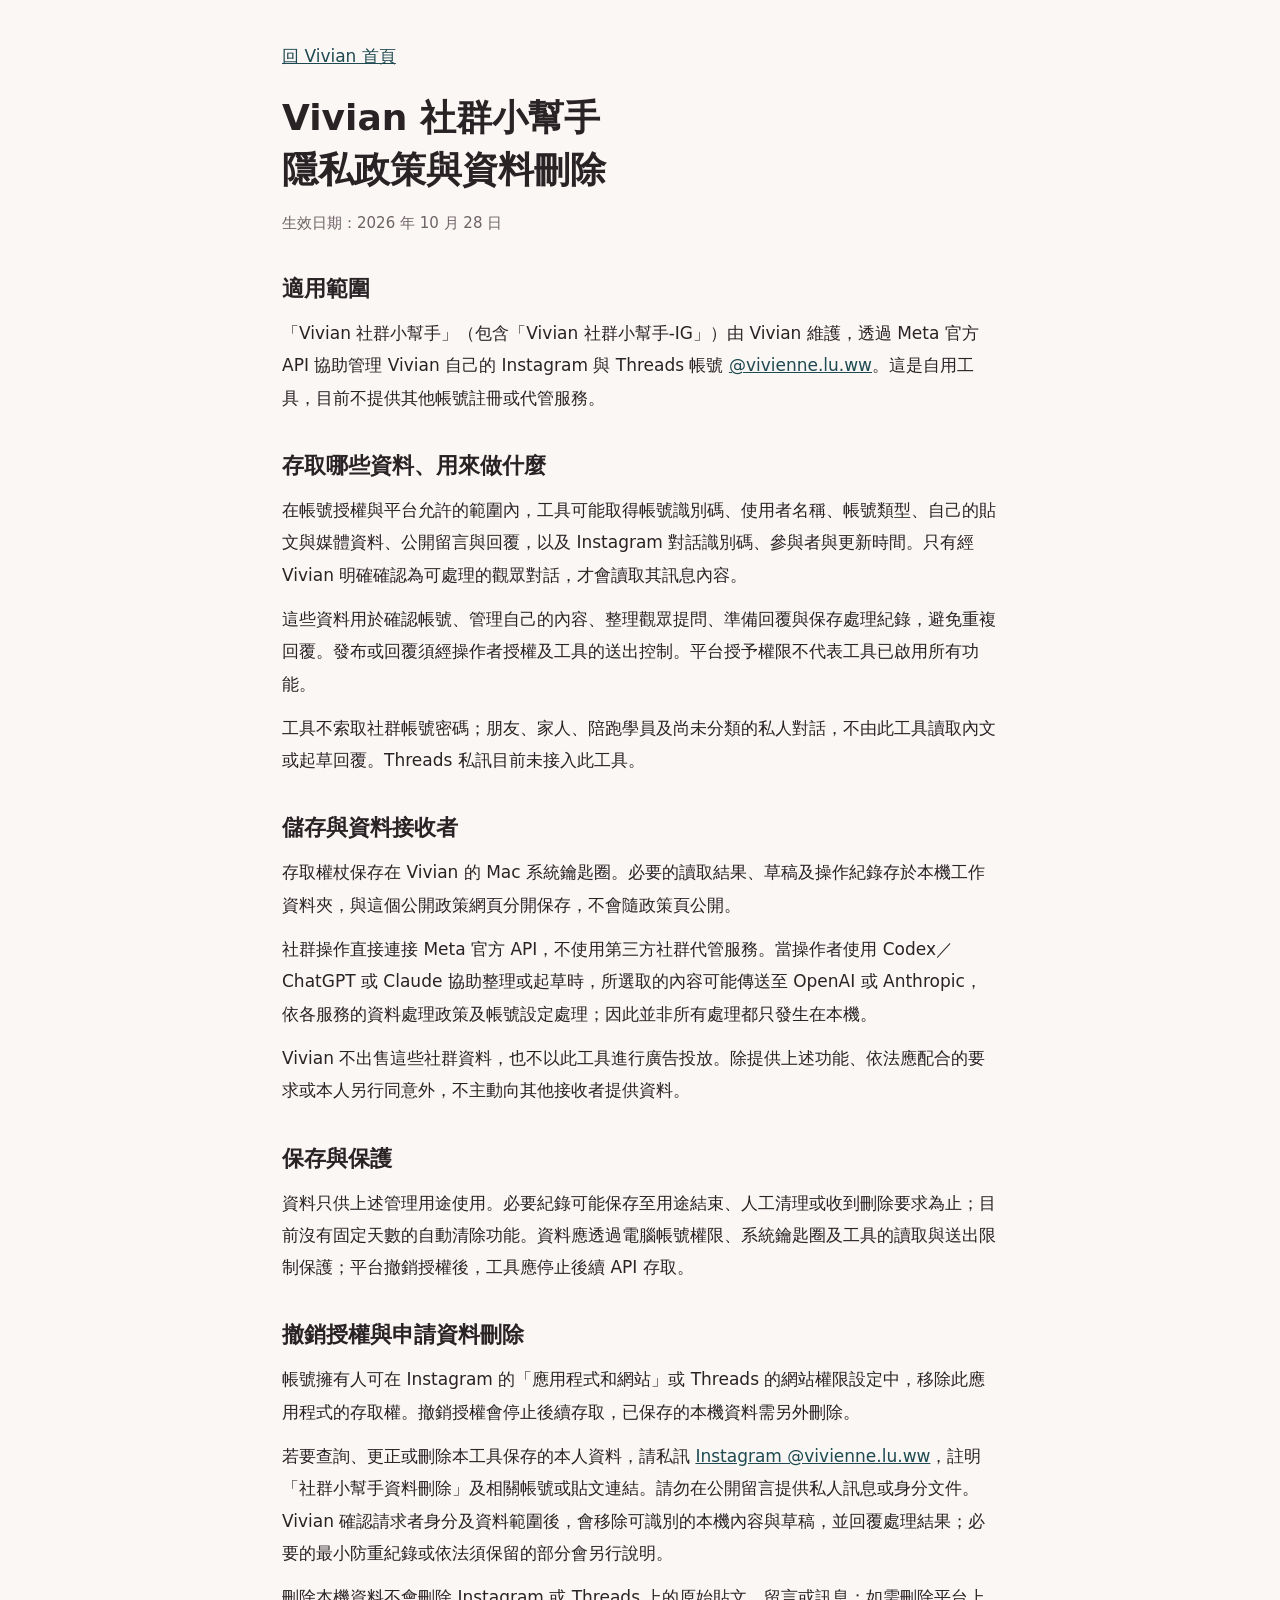
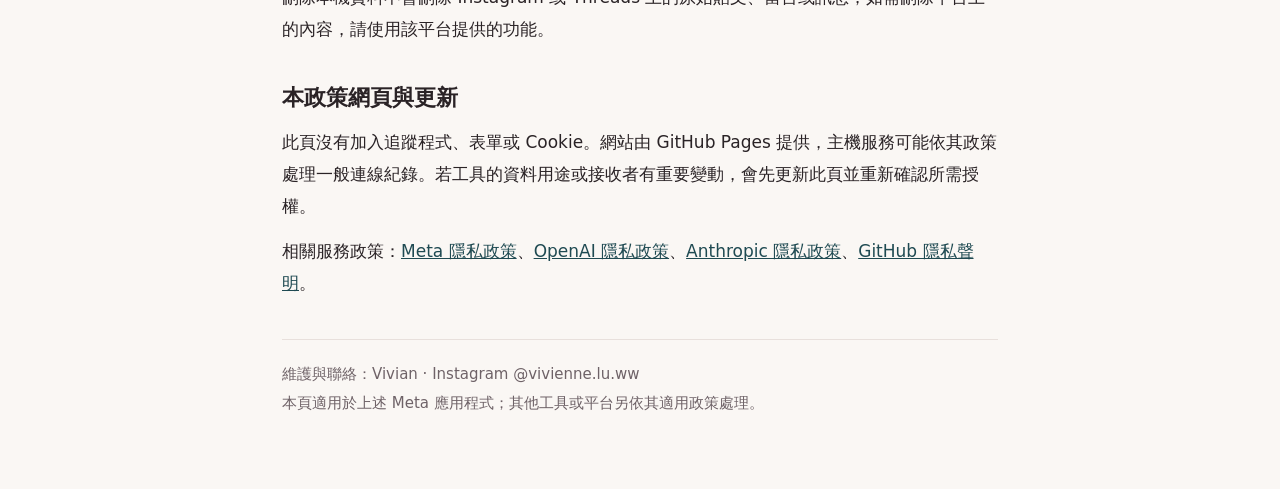
<file: social-helper-privacy/index.html>
<!doctype html>
<html lang="zh-Hant">
<head>
<meta charset="utf-8">
<meta name="viewport" content="width=device-width,initial-scale=1">
<meta name="robots" content="noindex">
<title>Vivian 社群小幫手｜隱私政策與資料刪除</title>
<style>
:root{color-scheme:light dark;--paper:#FAF7F4;--ink:#2A2326;--muted:#6E6267;--rule:#E8E0DC;--accent:#1F4A52;--card:#fff}
@media(prefers-color-scheme:dark){:root{--paper:#1B1819;--ink:#F3ECEE;--muted:#C1B5BA;--rule:#463B40;--accent:#8FC3C9;--card:#252022}}
*{box-sizing:border-box}body{margin:0;background:var(--paper);color:var(--ink);font:17px/1.9 "PingFang TC","Microsoft JhengHei",system-ui,sans-serif}
main{max-width:760px;margin:auto;padding:40px 22px 72px}h1{font-size:clamp(27px,5vw,36px);line-height:1.45;margin:20px 0 12px}h2{font-size:22px;line-height:1.5;margin:35px 0 12px}p,ul{margin:12px 0}li{margin:7px 0}a{color:var(--accent);overflow-wrap:anywhere}.meta{color:var(--muted);font-size:15px}section{scroll-margin-top:24px}footer{margin-top:40px;padding-top:20px;border-top:1px solid var(--rule);color:var(--muted);font-size:15px}
</style>
</head>
<body><main>
<a href="../">回 Vivian 首頁</a>
<h1>Vivian 社群小幫手<br>隱私政策與資料刪除</h1>
<p class="meta">生效日期：2026 年 10 月 28 日</p>
<section><h2>適用範圍</h2>
<p>「Vivian 社群小幫手」（包含「Vivian 社群小幫手-IG」）由 Vivian 維護，透過 Meta 官方 API 協助管理 Vivian 自己的 Instagram 與 Threads 帳號 <a href="https://www.instagram.com/vivienne.lu.ww/">@vivienne.lu.ww</a>。這是自用工具，目前不提供其他帳號註冊或代管服務。</p>
</section>
<section><h2>存取哪些資料、用來做什麼</h2>
<p>在帳號授權與平台允許的範圍內，工具可能取得帳號識別碼、使用者名稱、帳號類型、自己的貼文與媒體資料、公開留言與回覆，以及 Instagram 對話識別碼、參與者與更新時間。只有經 Vivian 明確確認為可處理的觀眾對話，才會讀取其訊息內容。</p>
<p>這些資料用於確認帳號、管理自己的內容、整理觀眾提問、準備回覆與保存處理紀錄，避免重複回覆。發布或回覆須經操作者授權及工具的送出控制。平台授予權限不代表工具已啟用所有功能。</p>
<p>工具不索取社群帳號密碼；朋友、家人、陪跑學員及尚未分類的私人對話，不由此工具讀取內文或起草回覆。Threads 私訊目前未接入此工具。</p>
</section>
<section><h2>儲存與資料接收者</h2>
<p>存取權杖保存在 Vivian 的 Mac 系統鑰匙圈。必要的讀取結果、草稿及操作紀錄存於本機工作資料夾，與這個公開政策網頁分開保存，不會隨政策頁公開。</p>
<p>社群操作直接連接 Meta 官方 API，不使用第三方社群代管服務。當操作者使用 Codex／ChatGPT 或 Claude 協助整理或起草時，所選取的內容可能傳送至 OpenAI 或 Anthropic，依各服務的資料處理政策及帳號設定處理；因此並非所有處理都只發生在本機。</p>
<p>Vivian 不出售這些社群資料，也不以此工具進行廣告投放。除提供上述功能、依法應配合的要求或本人另行同意外，不主動向其他接收者提供資料。</p>
</section>
<section><h2>保存與保護</h2>
<p>資料只供上述管理用途使用。必要紀錄可能保存至用途結束、人工清理或收到刪除要求為止；目前沒有固定天數的自動清除功能。資料應透過電腦帳號權限、系統鑰匙圈及工具的讀取與送出限制保護；平台撤銷授權後，工具應停止後續 API 存取。</p>
</section>
<section id="delete"><h2>撤銷授權與申請資料刪除</h2>
<p>帳號擁有人可在 Instagram 的「應用程式和網站」或 Threads 的網站權限設定中，移除此應用程式的存取權。撤銷授權會停止後續存取，已保存的本機資料需另外刪除。</p>
<p>若要查詢、更正或刪除本工具保存的本人資料，請私訊 <a href="https://www.instagram.com/vivienne.lu.ww/">Instagram @vivienne.lu.ww</a>，註明「社群小幫手資料刪除」及相關帳號或貼文連結。請勿在公開留言提供私人訊息或身分文件。Vivian 確認請求者身分及資料範圍後，會移除可識別的本機內容與草稿，並回覆處理結果；必要的最小防重紀錄或依法須保留的部分會另行說明。</p>
<p>刪除本機資料不會刪除 Instagram 或 Threads 上的原始貼文、留言或訊息；如需刪除平台上的內容，請使用該平台提供的功能。</p>
</section>
<section><h2>本政策網頁與更新</h2>
<p>此頁沒有加入追蹤程式、表單或 Cookie。網站由 GitHub Pages 提供，主機服務可能依其政策處理一般連線紀錄。若工具的資料用途或接收者有重要變動，會先更新此頁並重新確認所需授權。</p>
<p>相關服務政策：<a href="https://privacycenter.instagram.com/policy/">Meta 隱私政策</a>、<a href="https://openai.com/policies/privacy-policy/">OpenAI 隱私政策</a>、<a href="https://www.anthropic.com/legal/privacy">Anthropic 隱私政策</a>、<a href="https://docs.github.com/en/site-policy/privacy-policies/github-general-privacy-statement">GitHub 隱私聲明</a>。</p>
</section>
<footer>維護與聯絡：Vivian · Instagram @vivienne.lu.ww<br>本頁適用於上述 Meta 應用程式；其他工具或平台另依其適用政策處理。</footer>
</main></body></html>
</file>
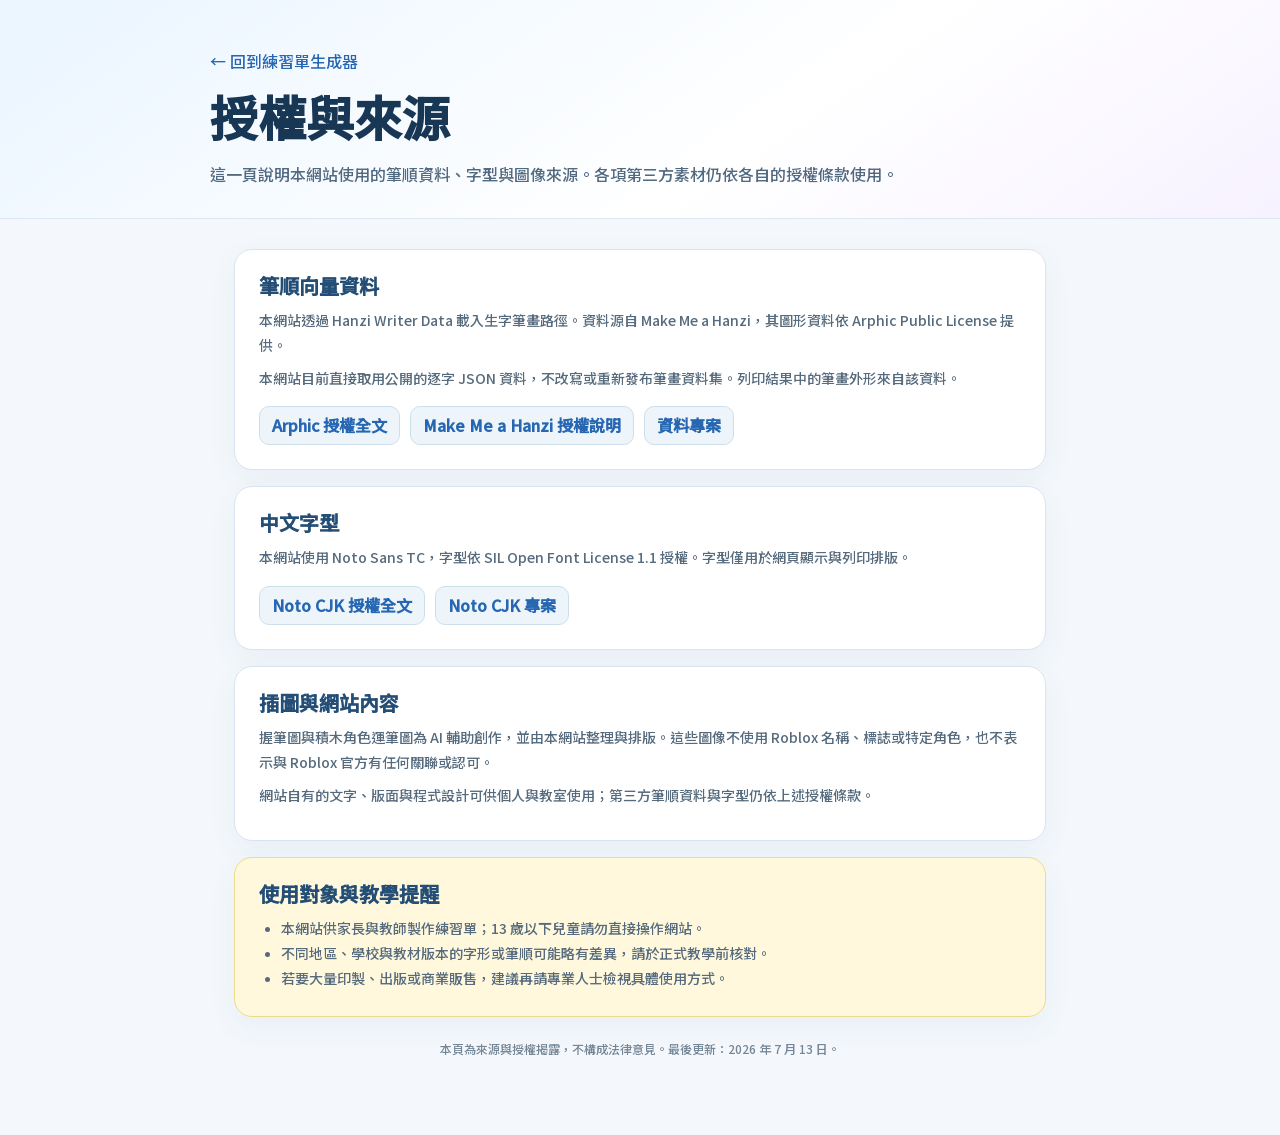
<file: hanzi/licenses.html>
<!doctype html>
<html lang="zh-Hant"><head><meta charset="UTF-8"><meta name="viewport" content="width=device-width, initial-scale=1"><title>授權與來源｜積木冒險筆順練習單</title><link rel="stylesheet" href="./worksheet.css"></head><body><main class="license-main"><header class="license-hero"><div class="license-hero-inner"><a class="back-link" href="./">← 回到練習單生成器</a><h1>授權與來源</h1><p>這一頁說明本網站使用的筆順資料、字型與圖像來源。各項第三方素材仍依各自的授權條款使用。</p></div></header><div class="license-content"><section class="license-card"><h2>筆順向量資料</h2><p>本網站透過 Hanzi Writer Data 載入生字筆畫路徑。資料源自 Make Me a Hanzi，其圖形資料依 Arphic Public License 提供。</p><p>本網站目前直接取用公開的逐字 JSON 資料，不改寫或重新發布筆畫資料集。列印結果中的筆畫外形來自該資料。</p><div class="license-actions"><a href="https://github.com/chanind/hanzi-writer-data/blob/master/ARPHICPL.TXT" target="_blank" rel="noreferrer">Arphic 授權全文</a><a href="./Make-Me-a-Hanzi-COPYING.txt" target="_blank">Make Me a Hanzi 授權說明</a><a href="https://github.com/chanind/hanzi-writer-data" target="_blank" rel="noreferrer">資料專案</a></div></section><section class="license-card"><h2>中文字型</h2><p>本網站使用 Noto Sans TC，字型依 SIL Open Font License 1.1 授權。字型僅用於網頁顯示與列印排版。</p><div class="license-actions"><a href="./OFL-NotoCJK.txt" target="_blank">Noto CJK 授權全文</a><a href="https://github.com/notofonts/noto-cjk" target="_blank" rel="noreferrer">Noto CJK 專案</a></div></section><section class="license-card"><h2>插圖與網站內容</h2><p>握筆圖與積木角色運筆圖為 AI 輔助創作，並由本網站整理與排版。這些圖像不使用 Roblox 名稱、標誌或特定角色，也不表示與 Roblox 官方有任何關聯或認可。</p><p>網站自有的文字、版面與程式設計可供個人與教室使用；第三方筆順資料與字型仍依上述授權條款。</p></section><section class="license-card license-note"><h2>使用對象與教學提醒</h2><ul><li>本網站供家長與教師製作練習單；13 歲以下兒童請勿直接操作網站。</li><li>不同地區、學校與教材版本的字形或筆順可能略有差異，請於正式教學前核對。</li><li>若要大量印製、出版或商業販售，建議再請專業人士檢視具體使用方式。</li></ul></section><p class="license-disclaimer">本頁為來源與授權揭露，不構成法律意見。最後更新：2026 年 7 月 13 日。</p></div></main></body></html>
</file>
<file: hanzi/worksheet.css>
@font-face {
  font-family: "Noto Sans TC";
  src: url("./NotoSansTC-Medium.ttf") format("truetype");
  font-display: swap;
}

:root {
  --blue: #2767b2;
  --blue-dark: #174d89;
  --purple: #6c4bc1;
  --yellow: #ffd34e;
  --ink: #20242a;
  --muted: #596778;
  --pale-blue: #f1f7fd;
  --pale-purple: #f5f1fc;
  --grid: #8cbceb;
  --line: #d9e5f1;
}

* { box-sizing: border-box; }
html { scroll-behavior: smooth; }
body {
  margin: 0;
  color: var(--ink);
  background: #f4f8fc;
  font-family: "Noto Sans TC", system-ui, sans-serif;
}
button, textarea { font: inherit; }
button { cursor: pointer; }

.hero {
  background:
    radial-gradient(circle at 8% 15%, rgba(255, 211, 78, .45) 0 6%, transparent 6.2%),
    radial-gradient(circle at 92% 6%, rgba(108, 75, 193, .18) 0 12%, transparent 12.2%),
    linear-gradient(150deg, #eaf5ff 0%, #ffffff 52%, #f8f3ff 100%);
  border-bottom: 1px solid #dbe8f3;
  padding: 64px 24px 52px;
}
.hero-inner { width: min(960px, 100%); margin: 0 auto; }
.eyebrow {
  color: var(--blue-dark);
  font-size: 14px;
  letter-spacing: .08em;
  text-transform: uppercase;
  margin-bottom: 16px;
}
.eyebrow span {
  display: inline-block;
  color: white;
  background: var(--blue);
  border-radius: 999px;
  padding: 6px 12px;
  margin-right: 8px;
  letter-spacing: .04em;
}
.hero h1 {
  max-width: 760px;
  margin: 0;
  font-size: clamp(36px, 5vw, 58px);
  line-height: 1.16;
  letter-spacing: -.035em;
  color: #183755;
}
.lead {
  max-width: 720px;
  color: #4c647a;
  font-size: 18px;
  line-height: 1.8;
  margin: 20px 0 30px;
}
.generator-card {
  background: rgba(255, 255, 255, .92);
  border: 1px solid #d7e5f1;
  border-radius: 24px;
  box-shadow: 0 22px 60px rgba(31, 80, 124, .12);
  padding: 26px;
}
.generator-card label { display: block; font-size: 17px; color: #244c73; margin-bottom: 10px; }
.generator-card textarea {
  width: 100%;
  resize: vertical;
  min-height: 104px;
  border: 2px solid #bdd6ed;
  border-radius: 16px;
  padding: 16px 18px;
  color: var(--ink);
  background: white;
  font-size: 25px;
  line-height: 1.6;
  outline: none;
}
.generator-card textarea:focus { border-color: var(--blue); box-shadow: 0 0 0 4px rgba(39, 103, 178, .12); }
.input-meta { display: flex; justify-content: space-between; color: #73879a; font-size: 13px; margin: 8px 2px 18px; }
.input-meta strong { color: var(--blue); }
.input-meta strong.limit { color: #b76d00; }
.actions { display: flex; gap: 12px; flex-wrap: wrap; margin-bottom: 20px; }
.primary, .secondary {
  border: 0;
  border-radius: 13px;
  padding: 13px 22px;
  font-weight: 700;
  transition: transform .18s ease, box-shadow .18s ease, background .18s ease;
}
.primary { color: white; background: linear-gradient(135deg, var(--blue), #3888d0); box-shadow: 0 10px 22px rgba(39, 103, 178, .25); }
.primary:hover:not(:disabled) { transform: translateY(-1px); box-shadow: 0 13px 28px rgba(39, 103, 178, .3); }
.primary:disabled { opacity: .55; cursor: not-allowed; }
.secondary { color: #315a80; background: #edf5fb; border: 1px solid #cedfec; }
.secondary:hover { background: #e2eff9; }
.privacy-note { color: #74889a; font-size: 12px; margin-top: 14px; }
.adult-use-note {
  color: #5a4b2d;
  background: #fff8dc;
  border: 1px solid #eedb89;
  border-radius: 12px;
  padding: 10px 12px;
  margin-top: 12px;
  font-size: 12px;
  line-height: 1.65;
}
.adult-use-note strong { color: #7a5915; }
.error { color: #a13f35; background: #fff0ee; border-radius: 10px; padding: 10px 12px; margin: 10px 0 14px; }
.feature-row { display: grid; grid-template-columns: repeat(4, 1fr); gap: 12px; margin-top: 20px; }
.feature-row div { background: rgba(255,255,255,.66); border: 1px solid #dce8f2; border-radius: 15px; padding: 14px 16px; }
.feature-row strong, .feature-row span { display: block; }
.feature-row strong { color: #244e75; font-size: 14px; }
.feature-row span { color: #7a8d9e; font-size: 12px; margin-top: 3px; }
.lead b { color: #244e75; }

/* ── 今日焦點與第三區的選擇器（只出現在畫面上，不列印） ── */
.focus-picker, .block-picker {
  border-top: 1px solid #e2ecf5;
  padding-top: 16px;
  margin-bottom: 16px;
}
.picker-head { margin-bottom: 10px; }
.picker-head label { display: block; font-size: 17px; color: #244c73; margin-bottom: 4px; }
.picker-head span { display: block; color: #74889a; font-size: 12.5px; line-height: 1.6; }
.picker-group { margin-bottom: 12px; }
.picker-group-title { color: #315a80; font-size: 13px; font-weight: 700; margin-bottom: 7px; }
.picker-group-title em { color: #8b9cad; font-style: normal; font-weight: 400; font-size: 12px; }
.chip-row { display: flex; flex-wrap: wrap; gap: 7px; }
.focus-chip {
  border: 1px solid #cedfec;
  background: #f7fbfe;
  color: #315a80;
  border-radius: 11px;
  padding: 7px 11px;
  font-size: 13.5px;
  font-weight: 700;
  text-align: left;
  line-height: 1.35;
  transition: background .16s ease, border-color .16s ease;
}
.focus-chip span { display: block; color: #8b9cad; font-size: 11px; font-weight: 400; }
.focus-chip:hover:not(:disabled) { background: #e9f3fb; }
.focus-chip.is-on { background: var(--blue); border-color: var(--blue); color: white; }
.focus-chip.is-on span { color: #cfe4f7; }
.focus-chip:disabled { opacity: .45; cursor: not-allowed; }
.focus-chip.wide { min-width: 128px; }
.focus-preview {
  margin-top: 10px;
  background: var(--pale-purple);
  border: 1px solid #ddd0f2;
  border-radius: 12px;
  padding: 10px 12px;
  color: #4a3d6b;
  font-size: 12.5px;
  line-height: 1.7;
}
.focus-preview strong { color: var(--purple); }

.preview-region { padding: 46px 20px 60px; }
.preview-focus { margin: 6px 0 0; color: var(--purple); font-size: 14px; }
.preview-toolbar { width: min(960px, 100%); margin: 0 auto 16px; display: flex; align-items: flex-end; justify-content: space-between; gap: 20px; }
.preview-toolbar h2 { margin: 3px 0 0; color: #1c4264; font-size: 28px; }
.preview-kicker { color: var(--purple); font-size: 13px; }
.toolbar-actions { display: flex; gap: 10px; }
.print-tip { width: min(960px, 100%); margin: 0 auto 24px; color: #6a7e90; background: #fff8dc; border: 1px solid #eedb89; border-radius: 12px; padding: 10px 14px; font-size: 13px; }
.worksheet-list { display: grid; gap: 28px; justify-content: center; overflow-x: auto; padding: 4px 0 24px; }

.worksheet-page {
  width: 210mm;
  height: 297mm;
  flex: none;
  position: relative;
  display: grid;
  grid-template-rows: 17mm 18mm 96mm 58mm 75mm 9mm 5mm;
  background: white;
  color: var(--ink);
  box-shadow: 0 20px 60px rgba(22, 53, 82, .18);
  padding: 11mm 12mm 8mm;
  font-family: "Noto Sans TC", sans-serif;
}
.sheet-header { display: flex; align-items: center; gap: 3mm; min-width: 0; }
.character-badge { flex: none; min-width: 11mm; padding: 1mm 2mm; min-height: 11mm; border-radius: 2.2mm; background: var(--blue); color: white; display: grid; place-items: center; font-size: 22px; }
.word-metadata { min-width: 0; }
.radical-chips { display: flex; gap: 1mm; }
.radical-chip { border: .3mm solid #e8c85a; border-radius: 1mm; background: #fff4c7; display: flex; gap: 1mm; align-items: center; padding: .3mm 1.5mm; font-size: 9px; }
.radical-chip span { color: var(--muted); }
.radical-chip strong { color: var(--purple); }
.sheet-header h2 { font-size: 12px; margin: 1mm 0 0; }
.stroke-count { margin-left: auto; max-width: 40mm; color: var(--muted); font-size: 8.5px; }

/* ── 今日焦點：整張紙只檢查這一件事 ── */
.focus-banner {
  height: 17mm;
  display: flex;
  align-items: center;
  gap: 3mm;
  border: .4mm solid #e8c85a;
  border-radius: 2.4mm;
  background: #fffaea;
  padding: 0 3.5mm;
  margin-bottom: 0;
}
.focus-tag {
  flex: none;
  background: #b7860b;
  color: white;
  border-radius: 1.6mm;
  padding: 1.2mm 2mm;
  font-size: 7.4px;
  line-height: 1.25;
  text-align: center;
  white-space: nowrap;
}
.focus-body { flex: 1; min-width: 0; }
.focus-body strong { display: block; color: #6b4c05; font-size: 12.5px; line-height: 1.25; }
.focus-body p { margin: .6mm 0 0; color: #7c6a45; font-size: 7.4px; line-height: 1.4; }
.focus-pass { flex: none; text-align: right; }
.focus-pass span { display: block; max-width: 34mm; color: #6b5930; font-size: 7px; margin-bottom: 1mm; }
.focus-boxes { display: flex; gap: 1.6mm; }
.focus-boxes i { display: block; width: 4.2mm; height: 4.2mm; border: .3mm solid #d3b45c; border-radius: .8mm; background: white; }

.top-layout { display: grid; grid-template-columns: 130mm 53mm; gap: 3mm; min-height: 0; }
.order-section h3, .compare-section h3, .activity-section h3 { color: var(--blue); font-size: 9.5px; font-weight: 500; margin: 0 0 3mm; line-height: 1.3; }
.order-section > h3 { height: 6mm; margin: 0; }
.character-order { display: grid; grid-template-columns: 6mm 122mm; gap: 2mm; margin-bottom: 2mm; }
.character-order > b { font-size: 12px; padding-top: 1mm; }
.order-grid { display: grid; align-content: start; justify-content: start; gap: 1.5mm 2mm; }
.order-cell { height: calc(var(--order-size) + 2mm); }
.order-cell svg { width: var(--order-size); height: var(--order-size); display: block; }
.order-cell span { display: block; height: 2mm; line-height: 2mm; text-align: center; color: var(--blue); font-size: 6px; }
.tian-border { fill: none; stroke: var(--grid); stroke-width: 8; }
.tian-mid { stroke: #b8d5ef; stroke-width: 5; stroke-dasharray: 20 20; }

.posture-panel { align-self: start; border: .3mm solid #d9ccf1; border-radius: 3mm; background: var(--pale-purple); padding: 2mm; }
.posture-panel h3 { margin: 0; color: var(--purple); font-size: 8px; line-height: 1.4; }
.posture-panel img { width: 23mm; height: 10mm; object-fit: contain; display: block; margin: .8mm auto; }
.posture-list { font-size: 7px; line-height: 1.3; color: var(--muted); }
.posture-list strong { display: block; color: var(--purple); font-size: 7.6px; line-height: 2.7mm; margin: .5mm 0; }
.posture-list p { display: flex; align-items: center; gap: .8mm; margin: 0 0 .35mm; min-height: 2.8mm; line-height: 2.4mm; border: .2mm solid transparent; padding: .1mm; }
.posture-list p i { flex: none; width: 2.2mm; height: 2.2mm; border: .25mm solid #796a96; border-radius: .3mm; background: white; }
.posture-list p.is-focus { color: #594007; font-weight: 700; border: .5mm solid #8b6514; border-radius: .8mm; background: #fff2c8; }
.posture-list p.is-passed { color: #395176; }
.posture-list p b { margin-left: auto; font-size: 6px; white-space: nowrap; }

.practice-cell, .practice-cell svg { width: 19.5mm; height: 19.5mm; display: block; }

/* ── 前後對照：同一個字寫兩行，讓孩子自己看差別 ── */
.compare-section { min-height: 0; }
.compare-section h3 { margin-bottom: 3mm; }
.compare-row {
  display: grid;
  grid-template-columns: 24mm repeat(7, 19.5mm);
  gap: 2.5mm;
  justify-content: center;
  align-items: center;
  margin-bottom: 2.5mm;
}
.compare-label { text-align: right; padding-right: 1mm; }
.compare-label strong { display: block; color: var(--muted); font-size: 13px; line-height: 1; }
.compare-label span { display: block; color: var(--muted); font-size: 6.4px; line-height: 1.35; margin-top: .8mm; }
.compare-label.is-after strong, .compare-label.is-after span { color: #b7860b; }
.compare-question { color: var(--muted); font-size: 7.6px; display: flex; align-items: center; gap: 1mm; justify-content: center; }
.compare-question b { color: #b7860b; }
.compare-question i { display: inline-block; width: 3mm; height: 3mm; border: .25mm solid #b6c6d4; border-radius: .6mm; background: white; }
.compare-question span { color: #93a3b2; font-size: 6.4px; margin-left: 1.5mm; }

/* ── 第三區：角色運筆／記憶格／多寫幾格，三選一，高度一致 ── */
.third-block { height: 75mm; border: .3mm solid #c7ddf2; border-radius: 3mm; background: var(--pale-blue); padding: 4mm 4mm 3mm; }
.third-block h3 { color: var(--blue); font-size: 9.5px; font-weight: 500; margin: 0 0 2mm; }
.memory-row { display: flex; justify-content: center; gap: 4mm; margin-bottom: 3mm; }
.memory-step span { display: block; color: var(--muted); font-size: 7px; margin-bottom: 1.2mm; }
.memory-cells { display: flex; gap: 2.5mm; }
.memory-note { color: #6a7e90; font-size: 6.6px; line-height: 1.55; text-align: center; }
.memory-note b { color: #b7860b; }
.extra-grid { display: grid; grid-template-columns: repeat(8, 19.5mm); gap: 2.7mm 2.5mm; justify-content: center; }
.activity-section h3 { margin-bottom: 2mm; }
.activity-section img { display: block; width: 100%; height: 55mm; object-fit: contain; background: white; margin: 0 auto; }
.activity-labels { display: grid; grid-template-columns: 1fr 1fr 1fr; color: var(--muted); font-size: 6.7px; text-align: center; margin-top: 1mm; }
.self-check { color: var(--muted); font-size: 8px; margin: 2.5mm 0 0; }
.self-check b { color: #6b4c05; }
.sheet-footer { align-items: end; display: flex; justify-content: space-between; color: var(--muted); font-size: 6.3px; }

.word-length-2 .memory-cells .practice-cell, .word-length-2 .memory-cells svg { width: 14.5mm; height: 14.5mm; }
.word-length-3 .memory-cells .practice-cell, .word-length-3 .memory-cells svg { width: 11mm; height: 11mm; }
.word-length-4 .memory-cells .practice-cell, .word-length-4 .memory-cells svg { width: 9.3mm; height: 9.3mm; }
.word-length-3 .memory-cells { gap: 1.5mm; }
.word-length-4 .memory-cells { gap: 1.2mm; }
.word-length-3 .extra-grid { grid-template-columns: repeat(6, 19.5mm); }
.word-length-4 .compare-row { grid-template-columns: 24mm repeat(8, 17mm); }
.word-length-4 .compare-row .practice-cell, .word-length-4 .compare-row svg { width: 17mm; height: 17mm; }
.picker-head h2 { margin: 0 0 6px; font-size: 21px; color: #244c73; }
.quest-map { display: grid; grid-template-columns: repeat(auto-fit, minmax(180px, 1fr)); gap: 9px; }
.quest-stop { border: 1px solid #b8c9dc; border-radius: 12px; padding: 8px; background: white; }
.quest-stop.is-passed { background: #e2f1e8; border-color: #4d8764; }
.quest-stop.is-current { outline: 3px solid #b7860b; outline-offset: 1px; }
.quest-select { display: block; background: transparent; border: 0; color: #315a80; width: 100%; padding: 4px; text-align: left; }
.quest-select span, .quest-select strong, .quest-select small { display: block; }
.quest-select span { font-size: 12px; }
.quest-select strong { font-size: 14px; margin: 4px 0; }
.quest-select small { font-size: 12px; line-height: 1.6; color: #426050; }
.quest-stop.is-passed .quest-select span { color: #285f3d; font-weight: bold; }
.stamp-button { border: 1px solid #849bb4; border-radius: 8px; background: white; color: #315a80; padding: 6px 10px; margin-top: 6px; font-size: 12px; }
.quest-stop time { display: block; margin-top: 4px; font-size: 11px; color: #597362; }
.reset-actions { display: flex; flex-wrap: wrap; gap: 8px; margin-top: 12px; }
.stale-notice { width: min(960px, 100%); margin: 0 auto 20px; padding: 14px; border: 2px solid #a13f35; background: #fff0ee; color: #8b3128; }
.stale-print-notice { display: none; }
.input-meta { flex-wrap: wrap; gap: 6px; }

.site-footer { padding: 34px 24px 42px; background: #183755; color: #dbe9f4; text-align: center; font-size: 13px; line-height: 1.7; }
.site-footer p { margin: 3px auto; max-width: 820px; }
.site-footer a { color: #fff2a8; text-underline-offset: 3px; }
.footer-links { display: flex; justify-content: center; align-items: center; gap: 10px; flex-wrap: wrap; margin-top: 12px !important; }

.license-main { min-height: 100vh; background: #f4f8fc; color: var(--ink); }
.license-hero { padding: 52px 24px 28px; background: linear-gradient(145deg, #eaf5ff, #fff 60%, #f7f2ff); border-bottom: 1px solid #dbe8f3; }
.license-hero-inner, .license-content { width: min(860px, 100%); margin: 0 auto; }
.back-link { display: inline-block; color: var(--blue); text-decoration: none; margin-bottom: 18px; }
.back-link:hover { text-decoration: underline; }
.license-hero h1 { margin: 0; color: #183755; font-size: clamp(32px, 5vw, 48px); }
.license-hero p { color: #526a80; line-height: 1.8; margin: 14px 0 0; max-width: 720px; }
.license-content { padding: 30px 24px 64px; }
.license-card { background: white; border: 1px solid #d8e5f0; border-radius: 18px; padding: 24px; margin-bottom: 16px; box-shadow: 0 10px 30px rgba(31, 80, 124, .06); }
.license-card h2 { color: #244e75; font-size: 20px; margin: 0 0 10px; }
.license-card p, .license-card li { color: #566b7d; font-size: 14px; line-height: 1.8; }
.license-card p { margin: 8px 0; }
.license-card ul { padding-left: 22px; margin: 8px 0 0; }
.license-card a { color: var(--blue); text-underline-offset: 3px; }
.license-actions { display: flex; gap: 10px; flex-wrap: wrap; margin-top: 15px; }
.license-actions a { display: inline-block; background: #edf5fb; border: 1px solid #cedfec; border-radius: 10px; padding: 9px 12px; text-decoration: none; font-weight: 700; }
.license-actions a:hover { background: #e2eff9; }
.license-note { background: #fff8dc; border-color: #eedb89; }
.license-disclaimer { color: #758697; font-size: 12px; text-align: center; line-height: 1.7; margin-top: 22px; }

@media (max-width: 720px) {
  .hero { padding: 42px 18px 38px; }
  .lead { font-size: 16px; }
  .generator-card { padding: 20px; border-radius: 19px; }
  .feature-row { grid-template-columns: 1fr 1fr; }
  .preview-toolbar { align-items: stretch; flex-direction: column; }
  .toolbar-actions { width: 100%; }
  .toolbar-actions button { flex: 1; }
  .worksheet-list { justify-content: start; }
}

@page { size: A4; margin: 0; }
@media print {
  body { background: white; }
  .no-print, .site-footer { display: none !important; }
  .preview-region { padding: 0; }
  .worksheet-list { display: block; overflow: visible; padding: 0; }
  .worksheet-page { margin: 0; box-shadow: none; break-after: page; page-break-after: always; }
  .worksheet-page:last-child { break-after: auto; page-break-after: auto; }
  .worksheet-page { break-inside: avoid; page-break-inside: avoid; }
  .character-badge, .focus-tag, .radical-chip, .posture-list p.is-passed, .posture-list p.is-focus {
    color: #20242a !important; background: white !important; border: .35mm solid #333;
  }
  .focus-body strong, .focus-body p, .focus-pass span, .posture-panel h3,
  .posture-list strong, .posture-list p, .radical-chip strong, .radical-chip span { color: #20242a; }
  .preview-stale .worksheet-list { display: none; }
  .preview-stale .stale-print-notice { display: block; padding: 12mm; color: #20242a; }
}
</file>
